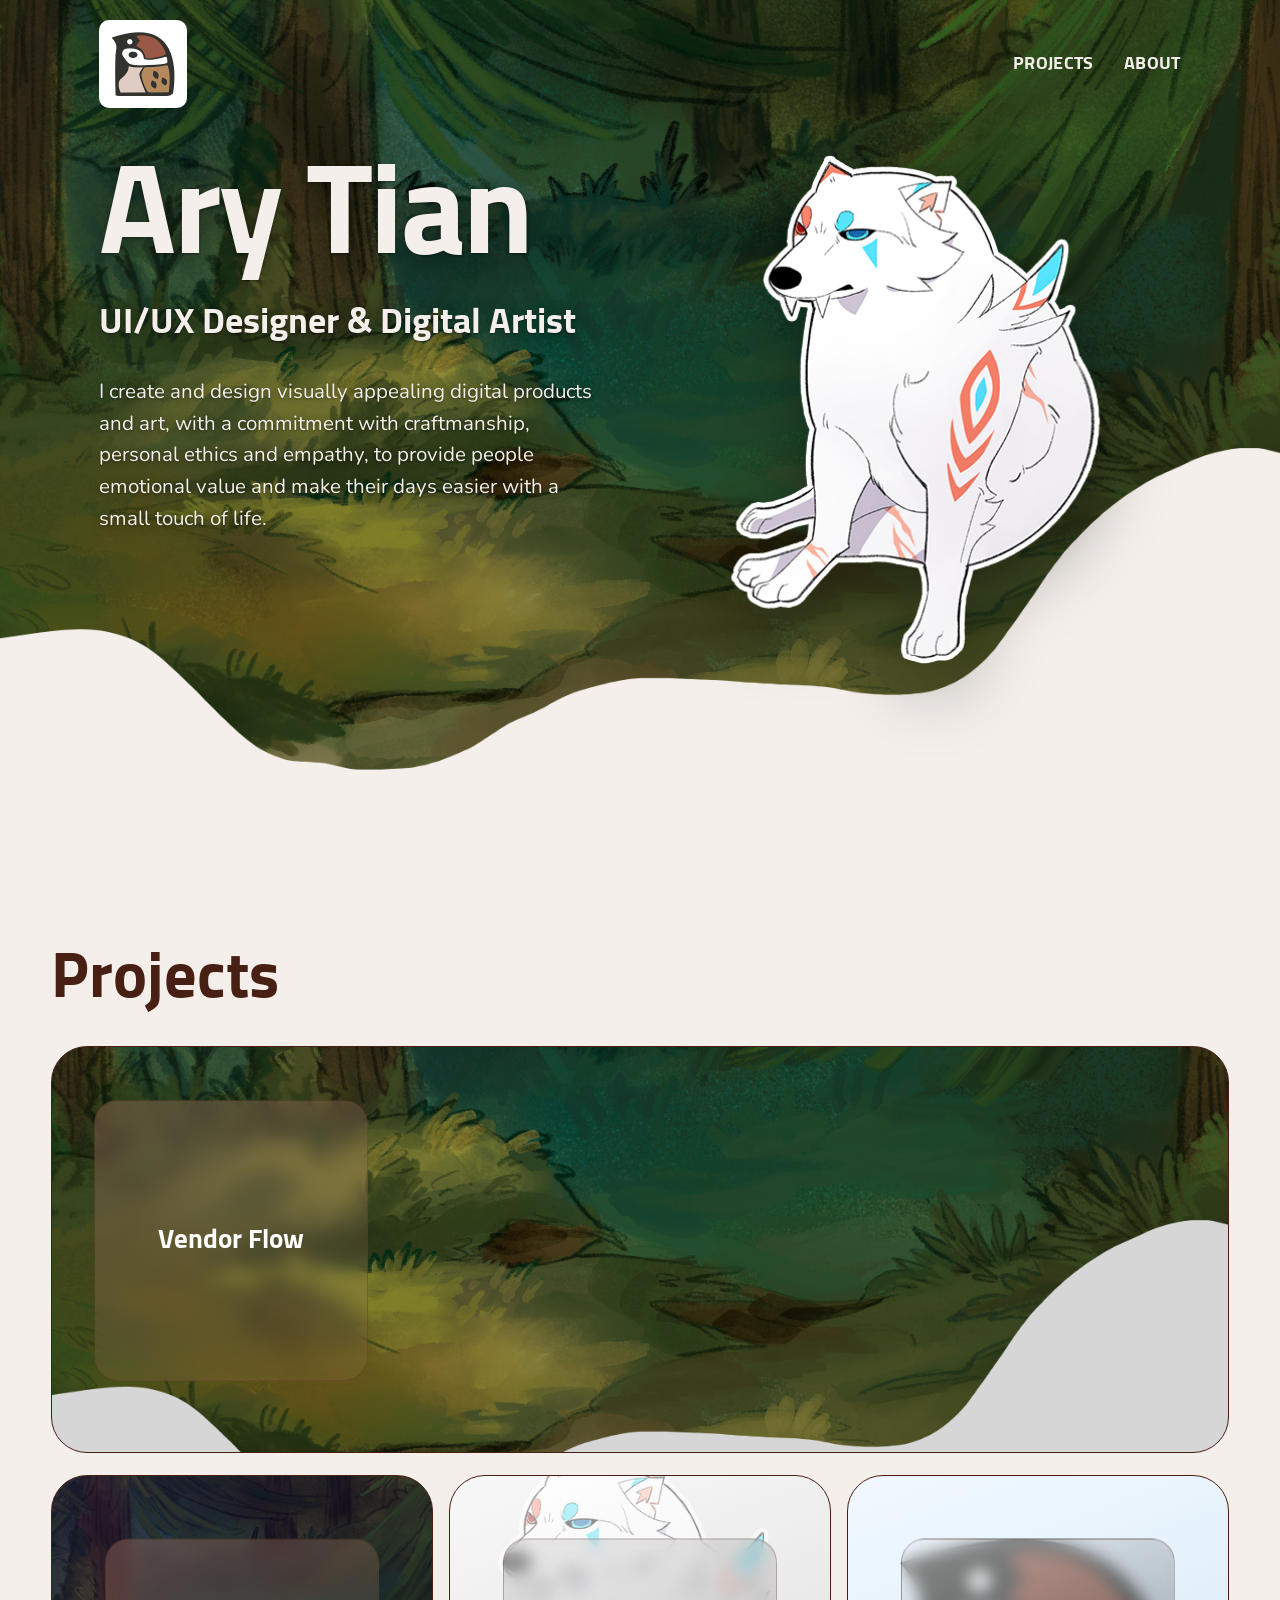
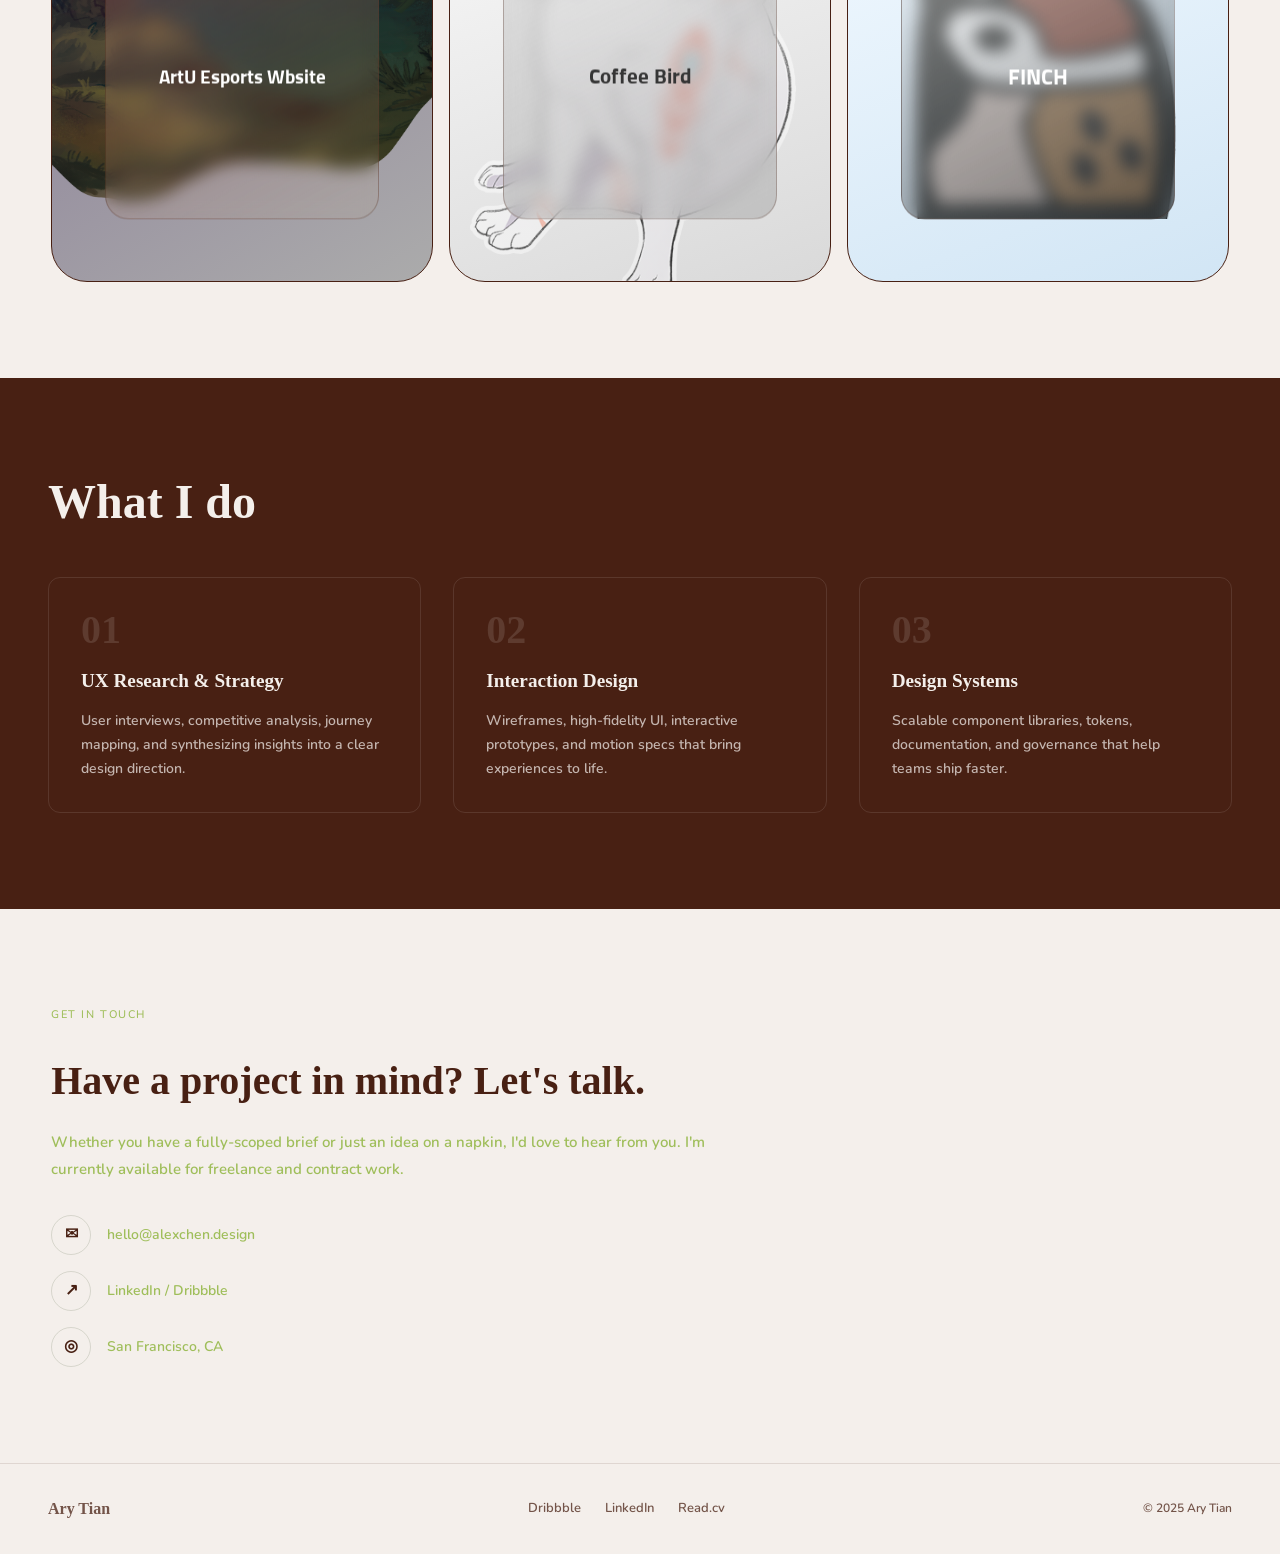
<file: index.html>
﻿<!DOCTYPE html>
<html lang="en">
<head>
<meta charset="UTF-8">
<meta name="viewport" content="width=device-width, initial-scale=1.0">
<title>Ary Tian — Portfolio</title>
<link href="https://fonts.googleapis.com/css2?family=Nunito:ital,wght@0,400;0,600;0,700;1,400&family=Sunflower:wght@300;500;700&display=swap" rel="stylesheet">
<link rel="stylesheet" href="styleguide.css">
</head>
<body>

<header class="site-header">
  <nav class="nav-figma" aria-label="Primary">
    <div class="nav-figma-inner">
      <a href="#" class="nav-figma-logo" aria-label="Home">
        <img class="nav-figma-logo-mark" src="img/logo.png" alt="Ary Tian logo" width="128" height="128" decoding="async">
      </a>
      <ul class="nav-figma-links">
        <li class="nav-figma-dropdown">
          <button class="nav-figma-dropdown-toggle" type="button" aria-haspopup="true">PROJECTS</button>
          <ul class="nav-figma-dropdown-menu">
            <li><a href="vendorflow.html">Vendor Flow</a></li>
            <li><a href="artuesportsweb.html">ArtU Esports Wbsite</a></li>
            <li><a href="coffeebird.html">Coffee Bird</a></li>
            <li><a href="finch.html">FINCH</a></li>
          </ul>
        </li>
        <li><a href="about.html">ABOUT</a></li>
      </ul>
    </div>
  </nav>

  <section class="hero-figma" aria-label="Introduction">
    <div class="hero-figma-bg" aria-hidden="true"></div>
    <div class="hero-figma-inner fade-up">
      <div class="hero-figma-copy">
        <h1 class="hero-figma-name">Ary Tian</h1>
        <p class="hero-figma-role">UI/UX Designer &amp; Digital Artist</p>
        <p class="hero-figma-bio">I create and design visually appealing digital products and art, with a commitment with craftmanship, personal ethics and empathy, to provide people emotional value and make their days easier with a small touch of life.</p>
      </div>
      <div class="hero-figma-photo-wrap fade-up" style="transition-delay:0.12s">
        <img class="hero-figma-photo" src="img/Areems.png" alt="Stylized white wolf character illustration" width="635" height="468" decoding="async">
      </div>
    </div>
  </section>
</header>

<section id="work" class="section-figma section-figma--cream">
  <h2 class="section-figma-title fade-up">Projects</h2>
  <div class="work-showcase">
    <a class="work-item work-item--vendor fade-up" href="vendorflow.html" aria-label="View Vendor Flow case study">
      <div class="work-glass work-glass--left">
        <h3>Vendor Flow</h3>
      </div>
    </a>

    <div class="work-grid">
      <a class="work-item work-item--artu fade-up" href="artuesportsweb.html" aria-label="View ArtU Esports Website case study">
        <div class="work-glass">
          <h3>ArtU Esports Wbsite</h3>
        </div>
      </a>

      <a class="work-item work-item--coffee fade-up" style="transition-delay:0.08s" href="coffeebird.html" aria-label="View Coffee Bird case study">
        <div class="work-glass">
          <h3>Coffee Bird</h3>
        </div>
      </a>

      <a class="work-item work-item--finch fade-up" style="transition-delay:0.16s" href="finch.html" aria-label="View FINCH case study">
        <div class="work-glass">
          <h3>FINCH</h3>
        </div>
      </a>
    </div>
  </div>
</section>

<section id="services" class="services-section section-figma-services">
  <h2 class="section-title fade-up">What I do</h2>
  <div class="services-grid">
    <div class="service-card fade-up">
      <div class="service-num">01</div>
      <h3>UX Research &amp; Strategy</h3>
      <p>User interviews, competitive analysis, journey mapping, and synthesizing insights into a clear design direction.</p>
    </div>
    <div class="service-card fade-up" style="transition-delay:0.1s">
      <div class="service-num">02</div>
      <h3>Interaction Design</h3>
      <p>Wireframes, high-fidelity UI, interactive prototypes, and motion specs that bring experiences to life.</p>
    </div>
    <div class="service-card fade-up" style="transition-delay:0.2s">
      <div class="service-num">03</div>
      <h3>Design Systems</h3>
      <p>Scalable component libraries, tokens, documentation, and governance that help teams ship faster.</p>
    </div>
  </div>
</section>

<section id="contact" class="section-figma section-figma--cream">
  <div class="contact-inner contact-inner--single">
    <div class="contact-left fade-up">
      <p class="section-label section-label--figma">Get in touch</p>
      <h2>Have a project in mind? Let's talk.</h2>
      <p>Whether you have a fully-scoped brief or just an idea on a napkin, I'd love to hear from you. I'm currently available for freelance and contract work.</p>
      <div class="contact-detail">
        <div class="contact-item">
          <div class="contact-icon">&#9993;</div>
          <span>hello@alexchen.design</span>
        </div>
        <div class="contact-item">
          <div class="contact-icon">&#8599;</div>
          <span>LinkedIn / Dribbble</span>
        </div>
        <div class="contact-item">
          <div class="contact-icon">◎</div>
          <span>San Francisco, CA</span>
        </div>
      </div>
    </div>
  </div>
</section>

<footer class="footer-figma">
  <div class="footer-logo">Ary Tian</div>
  <div class="footer-links">
    <a href="#">Dribbble</a>
    <a href="#">LinkedIn</a>
    <a href="#">Read.cv</a>
  </div>
  <span class="footer-copy">© 2025 Ary Tian</span>
</footer>

<script src="script.js"></script>
</body>
</html>
</file>
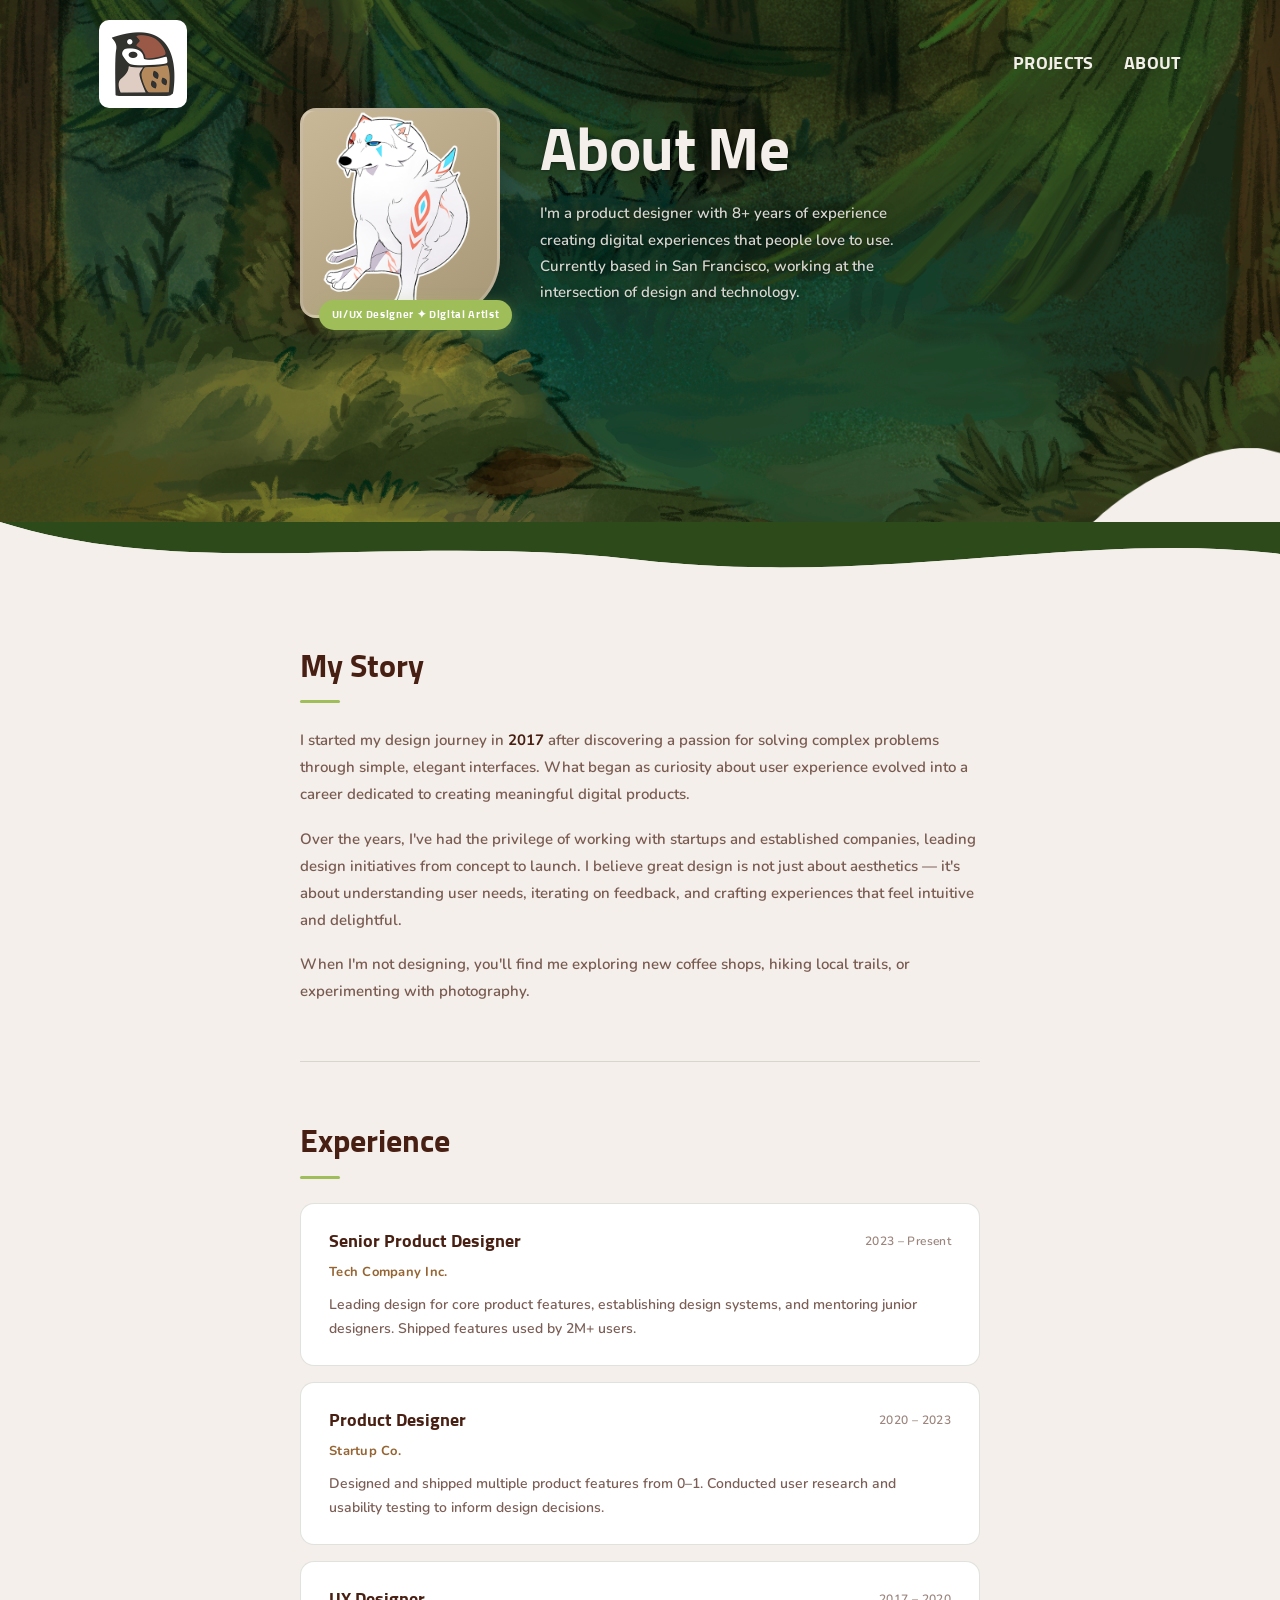
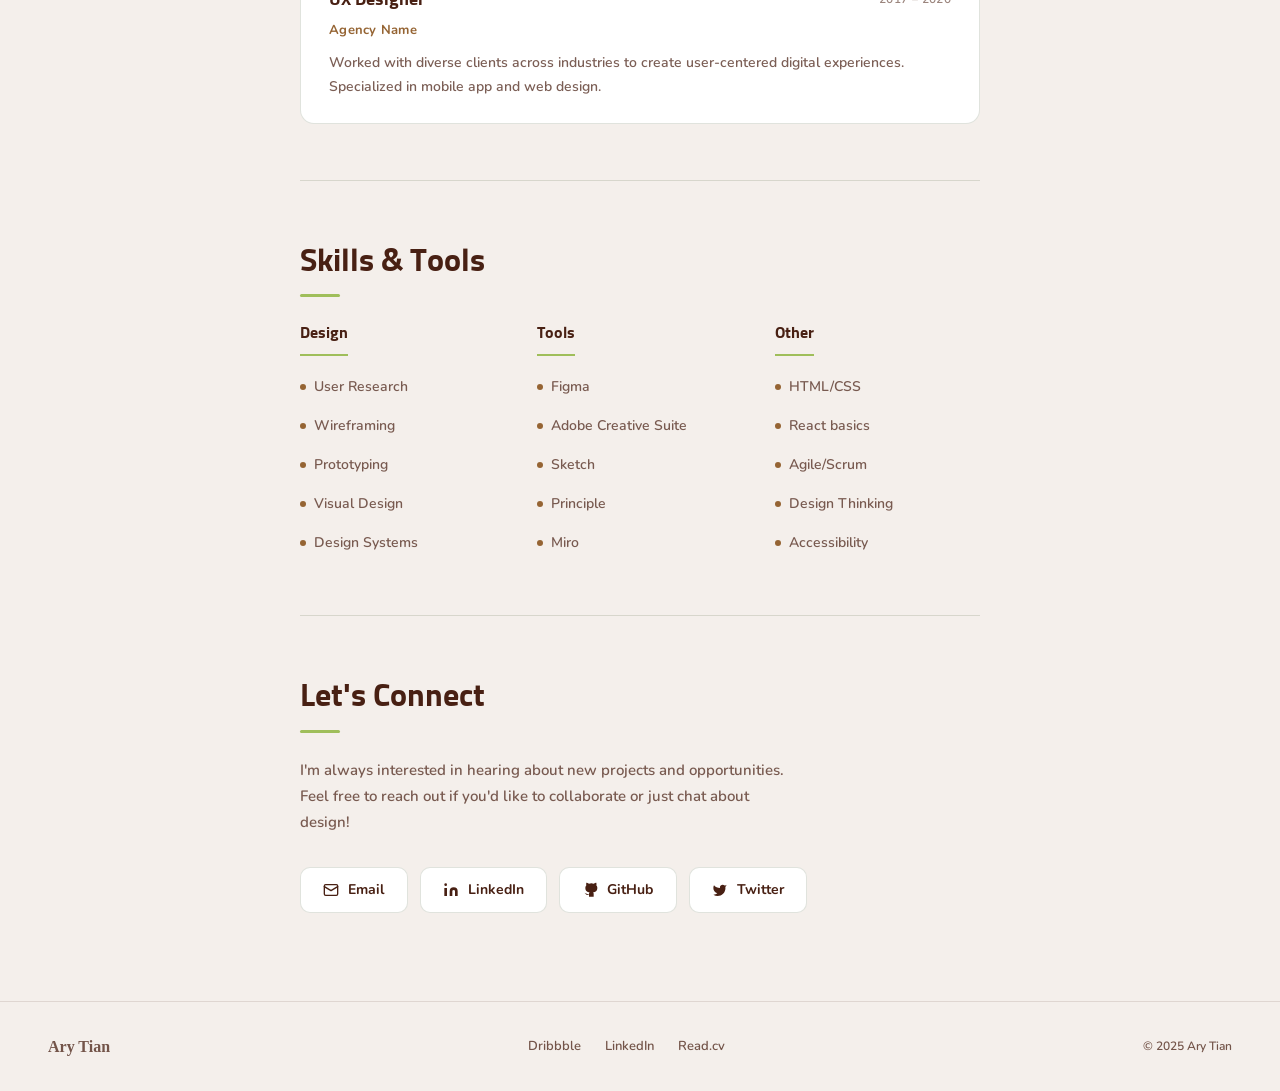
<file: about.html>
<!DOCTYPE html>
<html lang="en">
<head>
<meta charset="UTF-8">
<meta name="viewport" content="width=device-width, initial-scale=1.0">
<title>About Me — Ary Tian</title>
<link href="https://fonts.googleapis.com/css2?family=Nunito:ital,wght@0,400;0,600;0,700;1,400&family=Sunflower:wght@300;500;700&display=swap" rel="stylesheet">
<link rel="stylesheet" href="styleguide.css">
</head>
<body class="about-page">

<header class="site-header">
  <nav class="nav-figma" aria-label="Primary">
    <div class="nav-figma-inner">
      <a href="index.html" class="nav-figma-logo" aria-label="Home">
        <img class="nav-figma-logo-mark" src="img/logo.png" alt="Ary Tian logo" width="128" height="128" decoding="async">
      </a>
      <ul class="nav-figma-links">
        <li class="nav-figma-dropdown">
          <button class="nav-figma-dropdown-toggle" type="button" aria-haspopup="true">PROJECTS</button>
          <ul class="nav-figma-dropdown-menu">
            <li><a href="vendorflow.html">Vendor Flow</a></li>
            <li><a href="artuesportsweb.html">ArtU Esports Wbsite</a></li>
            <li><a href="coffeebird.html">Coffee Bird</a></li>
            <li><a href="finch.html">FINCH</a></li>
          </ul>
        </li>
        <li><a href="about.html" aria-current="page">ABOUT</a></li>
      </ul>
    </div>
  </nav>
</header>

<main class="about-page-main">
  <div class="about-hero">
    <div class="about-hero-inner">
      <div class="profile-photo-wrap">
        <div class="profile-photo">
          <img src="img/Areems.png" alt="Portrait of Ary Tian" width="400" height="420" decoding="async">
        </div>
        <div class="profile-badge">UI/UX Designer ✦ Digital Artist</div>
      </div>

      <div class="hero-text">
        <h1>About Me</h1>
        <p>I'm a product designer with 8+ years of experience creating digital experiences that people love to use. Currently based in San Francisco, working at the intersection of design and technology.</p>
      </div>
    </div>
  </div>

  <div class="hero-wave">
    <svg viewBox="0 0 800 65" preserveAspectRatio="none" xmlns="http://www.w3.org/2000/svg" aria-hidden="true">
      <path d="M0,0 C120,60 250,10 400,38 C550,65 680,8 800,32 L800,0 Z" fill="#2c4a1a"/>
      <path d="M0,65 L800,65 L800,32 C680,8 550,65 400,38 C250,10 120,60 0,0 Z" fill="var(--figma-page)"/>
    </svg>
  </div>

  <div class="page-body">
    <section class="about-block" id="story" aria-labelledby="story-heading">
      <h2 class="section-heading fade-up" id="story-heading">My Story</h2>
      <div class="story-body fade-up d1">
        <p>I started my design journey in <strong>2017</strong> after discovering a passion for solving complex problems through simple, elegant interfaces. What began as curiosity about user experience evolved into a career dedicated to creating meaningful digital products.</p>
        <p>Over the years, I've had the privilege of working with startups and established companies, leading design initiatives from concept to launch. I believe great design is not just about aesthetics — it's about understanding user needs, iterating on feedback, and crafting experiences that feel intuitive and delightful.</p>
        <p>When I'm not designing, you'll find me exploring new coffee shops, hiking local trails, or experimenting with photography.</p>
      </div>
    </section>

    <section class="about-block" id="experience" aria-labelledby="experience-heading">
      <h2 class="section-heading fade-up" id="experience-heading">Experience</h2>
      <div class="experience-list">

        <div class="exp-card fade-up d1">
          <div class="exp-header">
            <span class="exp-title">Senior Product Designer</span>
            <span class="exp-dates">2023 – Present</span>
          </div>
          <p class="exp-company">Tech Company Inc.</p>
          <p class="exp-desc">Leading design for core product features, establishing design systems, and mentoring junior designers. Shipped features used by 2M+ users.</p>
        </div>

        <div class="exp-card fade-up d2">
          <div class="exp-header">
            <span class="exp-title">Product Designer</span>
            <span class="exp-dates">2020 – 2023</span>
          </div>
          <p class="exp-company">Startup Co.</p>
          <p class="exp-desc">Designed and shipped multiple product features from 0–1. Conducted user research and usability testing to inform design decisions.</p>
        </div>

        <div class="exp-card fade-up d3">
          <div class="exp-header">
            <span class="exp-title">UX Designer</span>
            <span class="exp-dates">2017 – 2020</span>
          </div>
          <p class="exp-company">Agency Name</p>
          <p class="exp-desc">Worked with diverse clients across industries to create user-centered digital experiences. Specialized in mobile app and web design.</p>
        </div>

      </div>
    </section>

    <section class="about-block" id="skills" aria-labelledby="skills-heading">
      <h2 class="section-heading fade-up" id="skills-heading">Skills &amp; Tools</h2>
      <div class="skills-grid">

        <div class="skill-col fade-up d1">
          <div class="skill-col-title">Design</div>
          <ul>
            <li>User Research</li>
            <li>Wireframing</li>
            <li>Prototyping</li>
            <li>Visual Design</li>
            <li>Design Systems</li>
          </ul>
        </div>

        <div class="skill-col fade-up d2">
          <div class="skill-col-title">Tools</div>
          <ul>
            <li>Figma</li>
            <li>Adobe Creative Suite</li>
            <li>Sketch</li>
            <li>Principle</li>
            <li>Miro</li>
          </ul>
        </div>

        <div class="skill-col fade-up d3">
          <div class="skill-col-title">Other</div>
          <ul>
            <li>HTML/CSS</li>
            <li>React basics</li>
            <li>Agile/Scrum</li>
            <li>Design Thinking</li>
            <li>Accessibility</li>
          </ul>
        </div>

      </div>
    </section>

    <section class="about-block" id="connect" aria-labelledby="connect-heading">
      <h2 class="section-heading fade-up" id="connect-heading">Let's Connect</h2>
      <p class="connect-desc fade-up d1">I'm always interested in hearing about new projects and opportunities. Feel free to reach out if you'd like to collaborate or just chat about design!</p>
      <div class="connect-buttons fade-up d2">

        <a href="mailto:hello@arytian.com" class="connect-btn">
          <svg viewBox="0 0 24 24" fill="none" stroke="currentColor" stroke-width="2" stroke-linecap="round" stroke-linejoin="round" aria-hidden="true">
            <rect x="2" y="4" width="20" height="16" rx="2"/><path d="m22 7-10 6L2 7"/>
          </svg>
          Email
        </a>

        <a href="https://linkedin.com" target="_blank" rel="noopener noreferrer" class="connect-btn">
          <svg viewBox="0 0 24 24" fill="currentColor" aria-hidden="true">
            <path d="M16 8a6 6 0 0 1 6 6v7h-4v-7a2 2 0 0 0-2-2 2 2 0 0 0-2 2v7h-4v-7a6 6 0 0 1 6-6z"/><rect x="2" y="9" width="4" height="12"/><circle cx="4" cy="4" r="2"/>
          </svg>
          LinkedIn
        </a>

        <a href="https://github.com" target="_blank" rel="noopener noreferrer" class="connect-btn">
          <svg viewBox="0 0 24 24" fill="currentColor" aria-hidden="true">
            <path d="M9 19c-5 1.5-5-2.5-7-3m14 6v-3.87a3.37 3.37 0 0 0-.94-2.61c3.14-.35 6.44-1.54 6.44-7A5.44 5.44 0 0 0 20 4.77 5.07 5.07 0 0 0 19.91 1S18.73.65 16 2.48a13.38 13.38 0 0 0-7 0C6.27.65 5.09 1 5.09 1A5.07 5.07 0 0 0 5 4.77a5.44 5.44 0 0 0-1.5 3.78c0 5.42 3.3 6.61 6.44 7A3.37 3.37 0 0 0 9 18.13V22"/>
          </svg>
          GitHub
        </a>

        <a href="https://twitter.com" target="_blank" rel="noopener noreferrer" class="connect-btn">
          <svg viewBox="0 0 24 24" fill="currentColor" aria-hidden="true">
            <path d="M22 4s-.7 2.1-2 3.4c1.6 10-9.4 17.3-18 11.6 2.2.1 4.4-.6 6-2C3 15.5.5 9.6 3 5c2.2 2.6 5.6 4.1 9 4-.9-4.2 4-6.6 7-3.8 1.1 0 3-1.2 3-1.2z"/>
          </svg>
          Twitter
        </a>

      </div>
    </section>
  </div>
</main>

<footer class="footer-figma">
  <div class="footer-logo">Ary Tian</div>
  <div class="footer-links">
    <a href="#">Dribbble</a>
    <a href="#">LinkedIn</a>
    <a href="#">Read.cv</a>
  </div>
  <span class="footer-copy">© 2025 Ary Tian</span>
</footer>

<script src="script.js"></script>
</body>
</html>
</file>
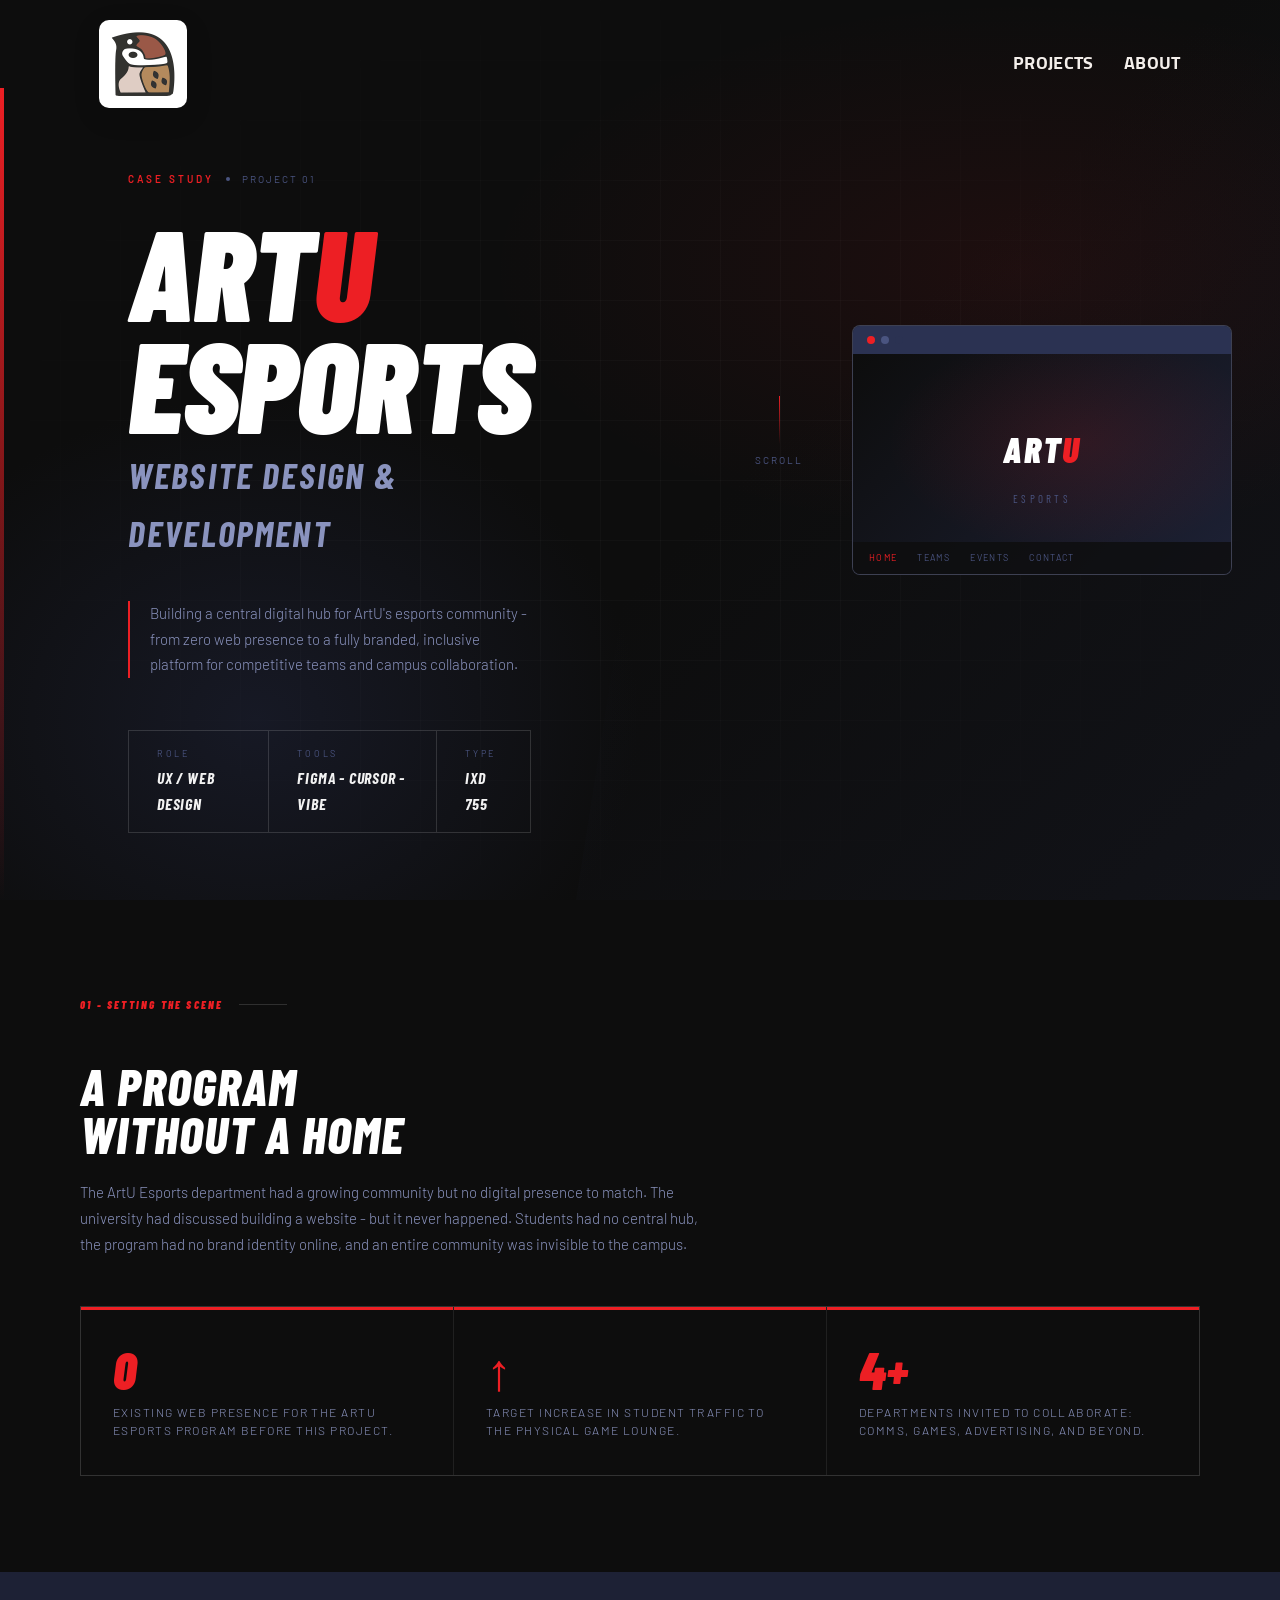
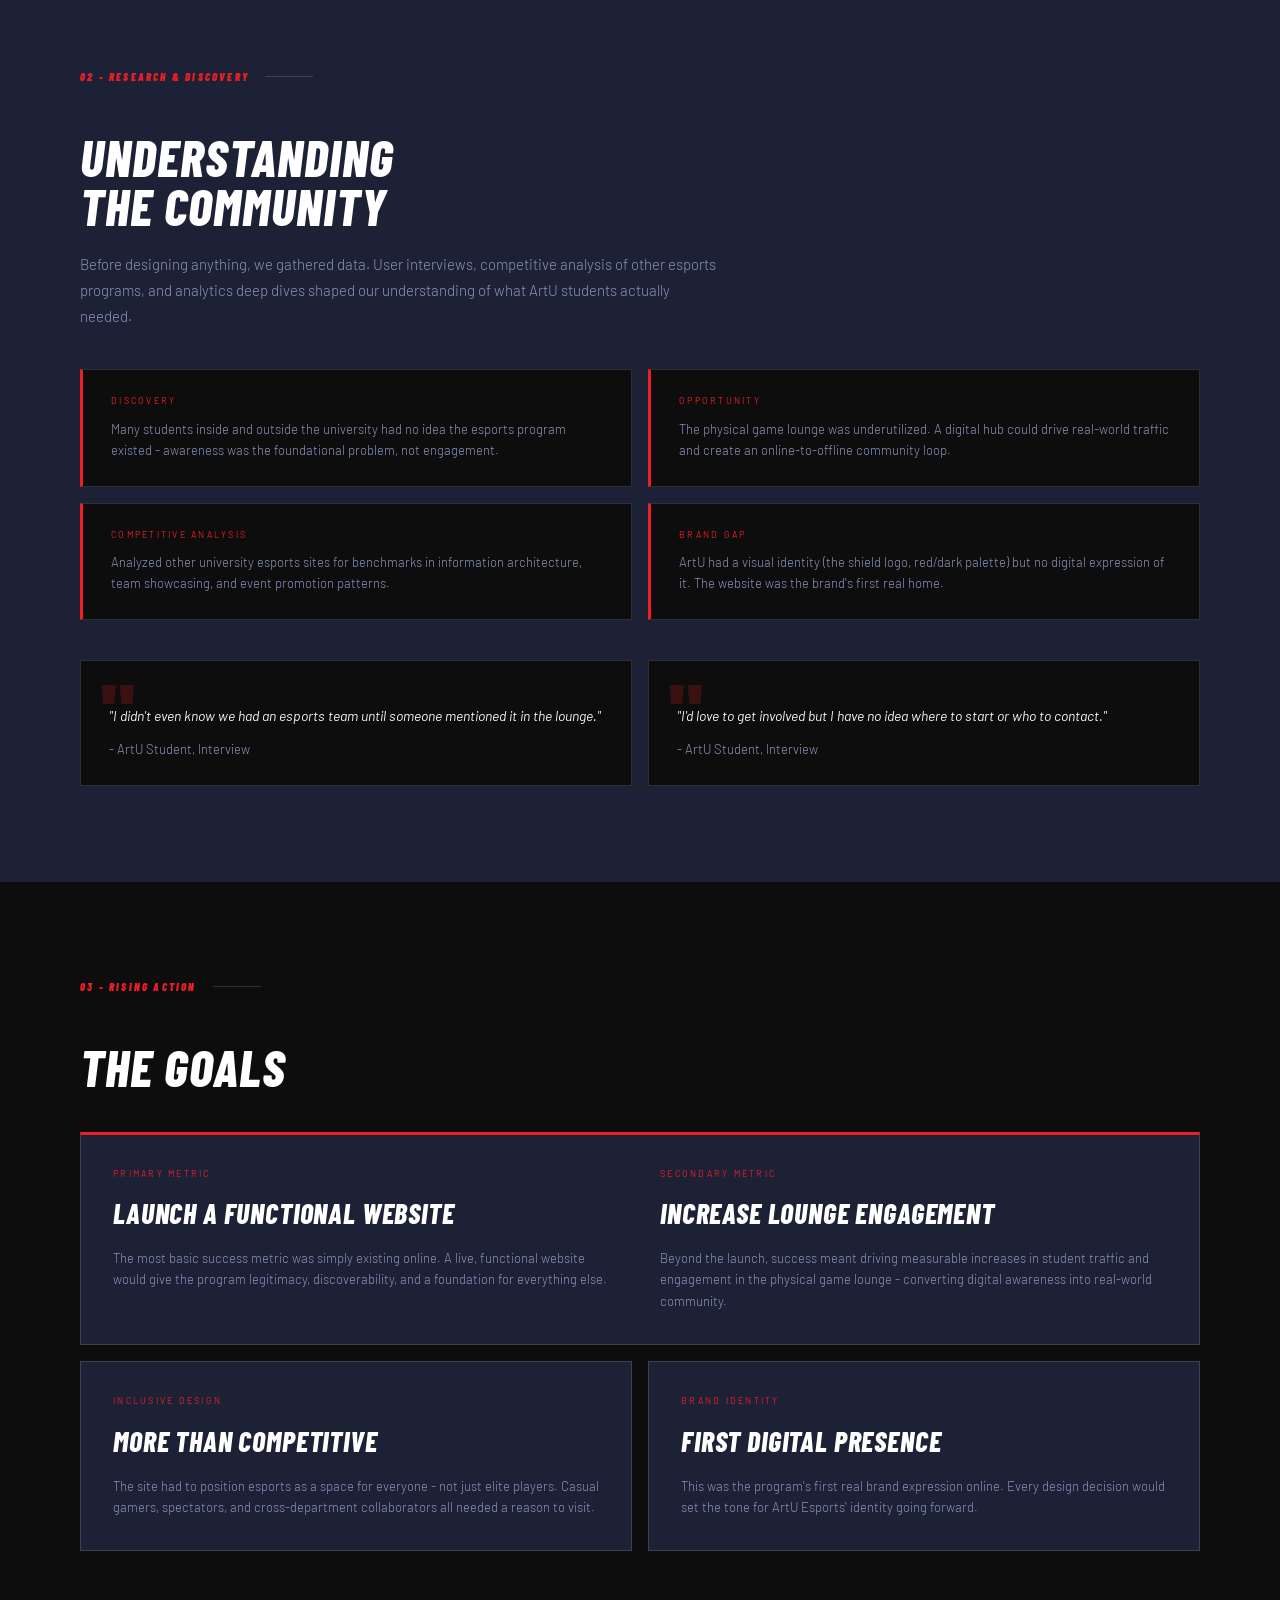
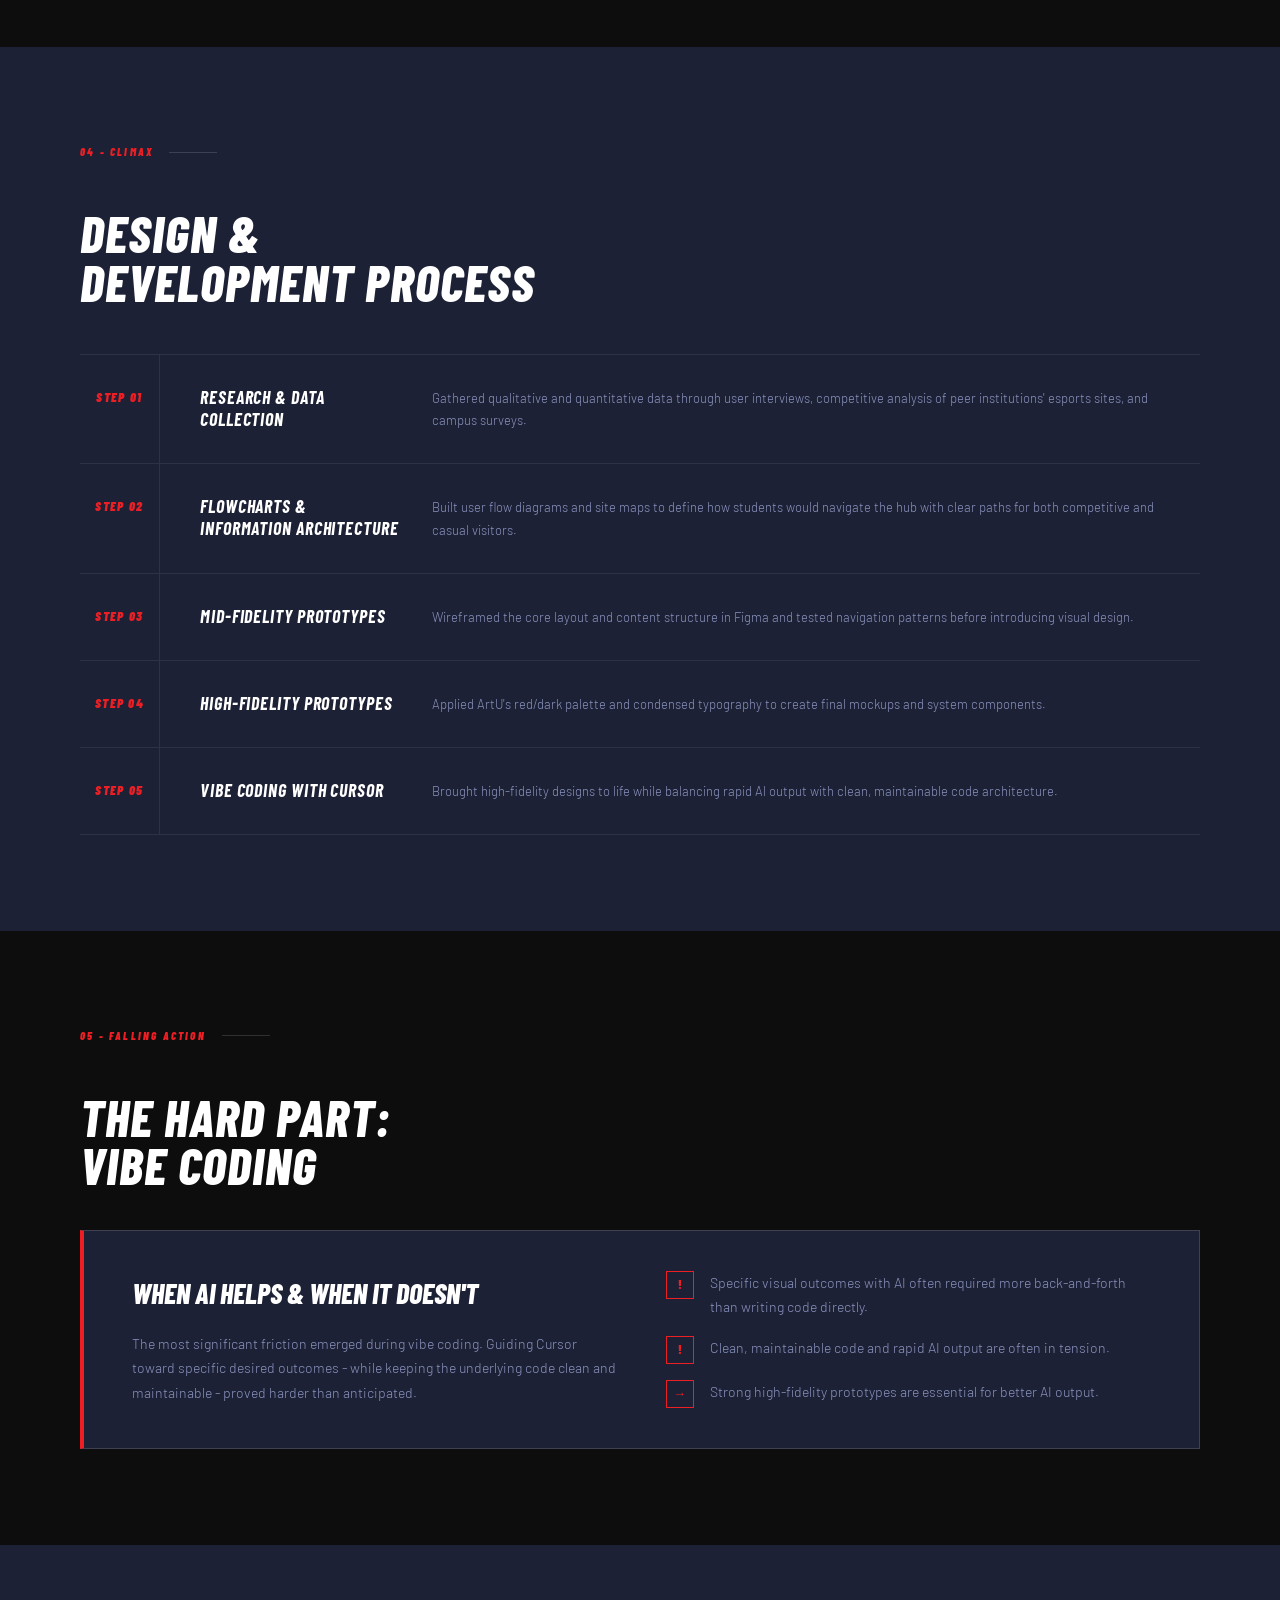
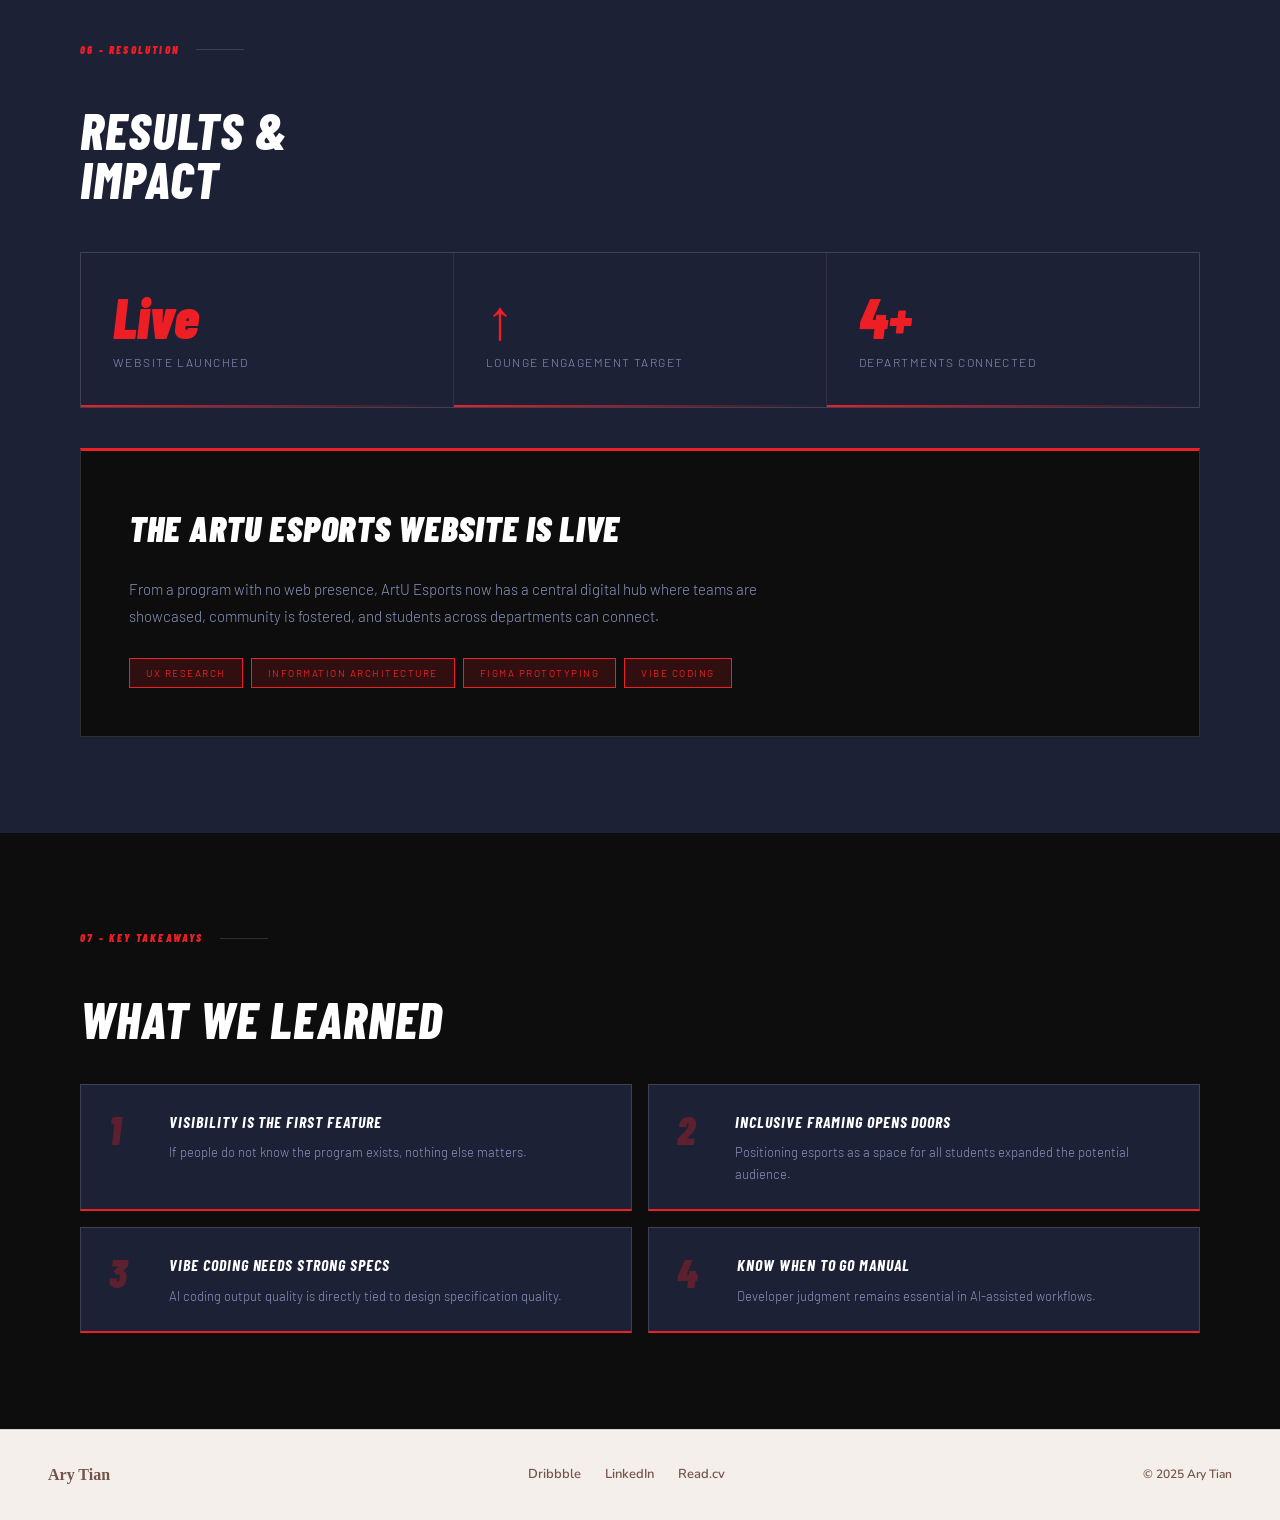
<file: artuesportsweb.html>
<!DOCTYPE html>
<html lang="en">
<head>
<meta charset="UTF-8">
<meta name="viewport" content="width=device-width, initial-scale=1.0">
<title>ArtU Esports — Case Study</title>
<link rel="preconnect" href="https://fonts.googleapis.com">
<link href="https://fonts.googleapis.com/css2?family=Barlow+Condensed:ital,wght@0,400;0,600;0,700;0,800;0,900;1,700&family=Barlow:wght@300;400;500;600&family=Nunito:ital,wght@0,400;0,600;0,700;1,400&family=Sunflower:wght@300;500;700&display=swap" rel="stylesheet">
<link rel="stylesheet" href="styleguide.css">
</head>
<body class="artu-page">

<header class="site-header">
  <nav class="nav-figma" aria-label="Primary">
    <div class="nav-figma-inner">
      <a href="index.html" class="nav-figma-logo" aria-label="Home">
        <img class="nav-figma-logo-mark" src="img/logo.png" alt="Ary Tian logo" width="128" height="128" decoding="async">
      </a>
      <ul class="nav-figma-links">
        <li class="nav-figma-dropdown">
          <button class="nav-figma-dropdown-toggle" type="button" aria-haspopup="true">PROJECTS</button>
          <ul class="nav-figma-dropdown-menu">
            <li><a href="vendorflow.html">Vendor Flow</a></li>
            <li><a href="artuesportsweb.html" aria-current="page">ArtU Esports Wbsite</a></li>
            <li><a href="coffeebird.html">Coffee Bird</a></li>
            <li><a href="finch.html">FINCH</a></li>
          </ul>
        </li>
        <li><a href="about.html">ABOUT</a></li>
      </ul>
    </div>
  </nav>
</header>

<main class="artu-main">
  <div class="hero">
    <div class="hero-bg"></div>
    <div class="hero-lines"></div>
    <div class="hero-slash"></div>
    <div class="hero-red-bar"></div>

    <div class="hero-mockup">
      <div class="mockup-browser">
        <div class="mockup-bar">
          <div class="mockup-dot" style="background:#ED1F24"></div>
          <div class="mockup-dot" style="background:#4A5480"></div>
          <div class="mockup-dot" style="background:#2B3252"></div>
        </div>
        <div class="mockup-screen">
          <div class="mockup-logo-text">ART<span>U</span></div>
          <div class="mockup-sub">Esports</div>
          <div class="mockup-nav-fake">
            <span class="fake-nav-item active">Home</span>
            <span class="fake-nav-item">Teams</span>
            <span class="fake-nav-item">Events</span>
            <span class="fake-nav-item">Contact</span>
          </div>
        </div>
      </div>
    </div>

    <div class="hero-content">
      <div class="hero-eyebrow">
        <span class="hero-eyebrow-tag">Case Study</span>
        <div class="hero-eyebrow-dot"></div>
        <span class="hero-eyebrow-num">Project 01</span>
      </div>
      <div class="hero-title">ART<span class="red">U</span><br>Esports</div>
      <div class="hero-title-sub">Website Design &amp; Development</div>
      <p class="hero-desc">
        Building a central digital hub for ArtU's esports community - from zero web presence to a fully branded, inclusive platform for competitive teams and campus collaboration.
      </p>
      <div class="hero-meta">
        <div class="hero-meta-item">
          <span class="meta-label">Role</span>
          <span class="meta-val">UX / Web Design</span>
        </div>
        <div class="hero-meta-item">
          <span class="meta-label">Tools</span>
          <span class="meta-val">Figma - Cursor - Vibe</span>
        </div>
        <div class="hero-meta-item">
          <span class="meta-label">Type</span>
          <span class="meta-val">IXD 755</span>
        </div>
      </div>
    </div>

    <div class="hero-bottom">
      <div class="scroll-hint">
        <div class="scroll-line"></div>
        <span>Scroll</span>
      </div>
    </div>
  </div>

  <section class="problem-section">
    <div class="section-header">
      <span class="section-num">01 - Setting the Scene</span>
      <div class="section-line"></div>
    </div>
    <div class="section-title">A Program<br>Without a Home</div>
    <p class="section-body">
      The ArtU Esports department had a growing community but no digital presence to match. The university had discussed building a website - but it never happened. Students had no central hub, the program had no brand identity online, and an entire community was invisible to the campus.
    </p>
    <div class="stat-row">
      <div class="stat-cell"><div class="stat-num">0</div><div class="stat-desc">Existing web presence for the ArtU Esports program before this project.</div></div>
      <div class="stat-cell"><div class="stat-num">↑</div><div class="stat-desc">Target increase in student traffic to the physical game lounge.</div></div>
      <div class="stat-cell"><div class="stat-num">4+</div><div class="stat-desc">Departments invited to collaborate: Comms, Games, Advertising, and beyond.</div></div>
    </div>
  </section>

  <section class="research-section">
    <div class="section-header"><span class="section-num">02 - Research &amp; Discovery</span><div class="section-line"></div></div>
    <div class="section-title">Understanding<br>the Community</div>
    <p class="section-body">Before designing anything, we gathered data. User interviews, competitive analysis of other esports programs, and analytics deep dives shaped our understanding of what ArtU students actually needed.</p>
    <div class="findings-grid">
      <div class="finding-card"><div class="finding-card-label">Discovery</div><div class="finding-card-body">Many students inside and outside the university had no idea the esports program existed - awareness was the foundational problem, not engagement.</div></div>
      <div class="finding-card"><div class="finding-card-label">Opportunity</div><div class="finding-card-body">The physical game lounge was underutilized. A digital hub could drive real-world traffic and create an online-to-offline community loop.</div></div>
      <div class="finding-card"><div class="finding-card-label">Competitive Analysis</div><div class="finding-card-body">Analyzed other university esports sites for benchmarks in information architecture, team showcasing, and event promotion patterns.</div></div>
      <div class="finding-card"><div class="finding-card-label">Brand Gap</div><div class="finding-card-body">ArtU had a visual identity (the shield logo, red/dark palette) but no digital expression of it. The website was the brand's first real home.</div></div>
    </div>
    <div class="quote-block">
      <div class="quote"><p class="quote-text">"I didn't even know we had an esports team until someone mentioned it in the lounge."</p><div class="quote-attr">- ArtU Student, Interview</div></div>
      <div class="quote"><p class="quote-text">"I'd love to get involved but I have no idea where to start or who to contact."</p><div class="quote-attr">- ArtU Student, Interview</div></div>
    </div>
  </section>

  <section class="goals-section">
    <div class="section-header"><span class="section-num">03 - Rising Action</span><div class="section-line"></div></div>
    <div class="section-title">The Goals</div>
    <div class="goals-grid">
      <div class="goal-card primary">
        <div><div class="goal-tag">Primary Metric</div><div class="goal-title">Launch a Functional Website</div><p class="goal-body">The most basic success metric was simply existing online. A live, functional website would give the program legitimacy, discoverability, and a foundation for everything else.</p></div>
        <div><div class="goal-tag">Secondary Metric</div><div class="goal-title">Increase Lounge Engagement</div><p class="goal-body">Beyond the launch, success meant driving measurable increases in student traffic and engagement in the physical game lounge - converting digital awareness into real-world community.</p></div>
      </div>
      <div class="goal-card"><div class="goal-tag">Inclusive Design</div><div class="goal-title">More Than Competitive</div><p class="goal-body">The site had to position esports as a space for everyone - not just elite players. Casual gamers, spectators, and cross-department collaborators all needed a reason to visit.</p></div>
      <div class="goal-card"><div class="goal-tag">Brand Identity</div><div class="goal-title">First Digital Presence</div><p class="goal-body">This was the program's first real brand expression online. Every design decision would set the tone for ArtU Esports' identity going forward.</p></div>
    </div>
  </section>

  <section class="process-section">
    <div class="section-header"><span class="section-num">04 - Climax</span><div class="section-line"></div></div>
    <div class="section-title">Design &amp;<br>Development Process</div>
    <div class="process-steps">
      <div class="process-step"><div class="step-index"><span class="step-index-num">Step 01</span></div><div class="step-body"><div class="step-name">Research &amp; Data Collection</div><div class="step-desc">Gathered qualitative and quantitative data through user interviews, competitive analysis of peer institutions' esports sites, and campus surveys.</div></div></div>
      <div class="process-step"><div class="step-index"><span class="step-index-num">Step 02</span></div><div class="step-body"><div class="step-name">Flowcharts &amp; Information Architecture</div><div class="step-desc">Built user flow diagrams and site maps to define how students would navigate the hub with clear paths for both competitive and casual visitors.</div></div></div>
      <div class="process-step"><div class="step-index"><span class="step-index-num">Step 03</span></div><div class="step-body"><div class="step-name">Mid-Fidelity Prototypes</div><div class="step-desc">Wireframed the core layout and content structure in Figma and tested navigation patterns before introducing visual design.</div></div></div>
      <div class="process-step"><div class="step-index"><span class="step-index-num">Step 04</span></div><div class="step-body"><div class="step-name">High-Fidelity Prototypes</div><div class="step-desc">Applied ArtU's red/dark palette and condensed typography to create final mockups and system components.</div></div></div>
      <div class="process-step"><div class="step-index"><span class="step-index-num">Step 05</span></div><div class="step-body"><div class="step-name">Vibe Coding with Cursor</div><div class="step-desc">Brought high-fidelity designs to life while balancing rapid AI output with clean, maintainable code architecture.</div></div></div>
    </div>
  </section>

  <section class="challenges-section">
    <div class="section-header"><span class="section-num">05 - Falling Action</span><div class="section-line"></div></div>
    <div class="section-title">The Hard Part:<br>Vibe Coding</div>
    <div class="challenge-callout">
      <div class="callout-left">
        <h3>When AI Helps &amp; When It Doesn't</h3>
        <p>The most significant friction emerged during vibe coding. Guiding Cursor toward specific desired outcomes - while keeping the underlying code clean and maintainable - proved harder than anticipated.</p>
      </div>
      <div class="callout-right">
        <div class="lesson-item"><div class="lesson-icon">!</div><div class="lesson-text">Specific visual outcomes with AI often required more back-and-forth than writing code directly.</div></div>
        <div class="lesson-item"><div class="lesson-icon">!</div><div class="lesson-text">Clean, maintainable code and rapid AI output are often in tension.</div></div>
        <div class="lesson-item"><div class="lesson-icon">→</div><div class="lesson-text">Strong high-fidelity prototypes are essential for better AI output.</div></div>
      </div>
    </div>
  </section>

  <section class="outcome-section">
    <div class="section-header"><span class="section-num">06 - Resolution</span><div class="section-line"></div></div>
    <div class="section-title">Results &amp;<br>Impact</div>
    <div class="outcome-metrics">
      <div class="outcome-cell"><div class="outcome-big">Live</div><div class="outcome-label">Website Launched</div></div>
      <div class="outcome-cell"><div class="outcome-big">↑</div><div class="outcome-label">Lounge Engagement Target</div></div>
      <div class="outcome-cell"><div class="outcome-big">4+</div><div class="outcome-label">Departments Connected</div></div>
    </div>
    <div class="outcome-statement">
      <h3>The ArtU Esports Website Is Live</h3>
      <p>From a program with no web presence, ArtU Esports now has a central digital hub where teams are showcased, community is fostered, and students across departments can connect.</p>
      <div class="skills-row">
        <span class="skill-tag active">UX Research</span><span class="skill-tag active">Information Architecture</span><span class="skill-tag active">Figma Prototyping</span><span class="skill-tag active">Vibe Coding</span>
      </div>
    </div>
  </section>

  <section class="takeaways-section">
    <div class="section-header"><span class="section-num">07 - Key Takeaways</span><div class="section-line"></div></div>
    <div class="section-title">What We Learned</div>
    <div class="takeaway-grid">
      <div class="takeaway-item"><div class="takeaway-num">1</div><div class="takeaway-content"><h4>Visibility Is the First Feature</h4><p>If people do not know the program exists, nothing else matters.</p></div></div>
      <div class="takeaway-item"><div class="takeaway-num">2</div><div class="takeaway-content"><h4>Inclusive Framing Opens Doors</h4><p>Positioning esports as a space for all students expanded the potential audience.</p></div></div>
      <div class="takeaway-item"><div class="takeaway-num">3</div><div class="takeaway-content"><h4>Vibe Coding Needs Strong Specs</h4><p>AI coding output quality is directly tied to design specification quality.</p></div></div>
      <div class="takeaway-item"><div class="takeaway-num">4</div><div class="takeaway-content"><h4>Know When to Go Manual</h4><p>Developer judgment remains essential in AI-assisted workflows.</p></div></div>
    </div>
  </section>
</main>

<footer class="footer-figma">
  <div class="footer-logo">Ary Tian</div>
  <div class="footer-links">
    <a href="#">Dribbble</a>
    <a href="#">LinkedIn</a>
    <a href="#">Read.cv</a>
  </div>
  <span class="footer-copy">© 2025 Ary Tian</span>
</footer>

<script src="script.js"></script>
</body>
</html>
</file>
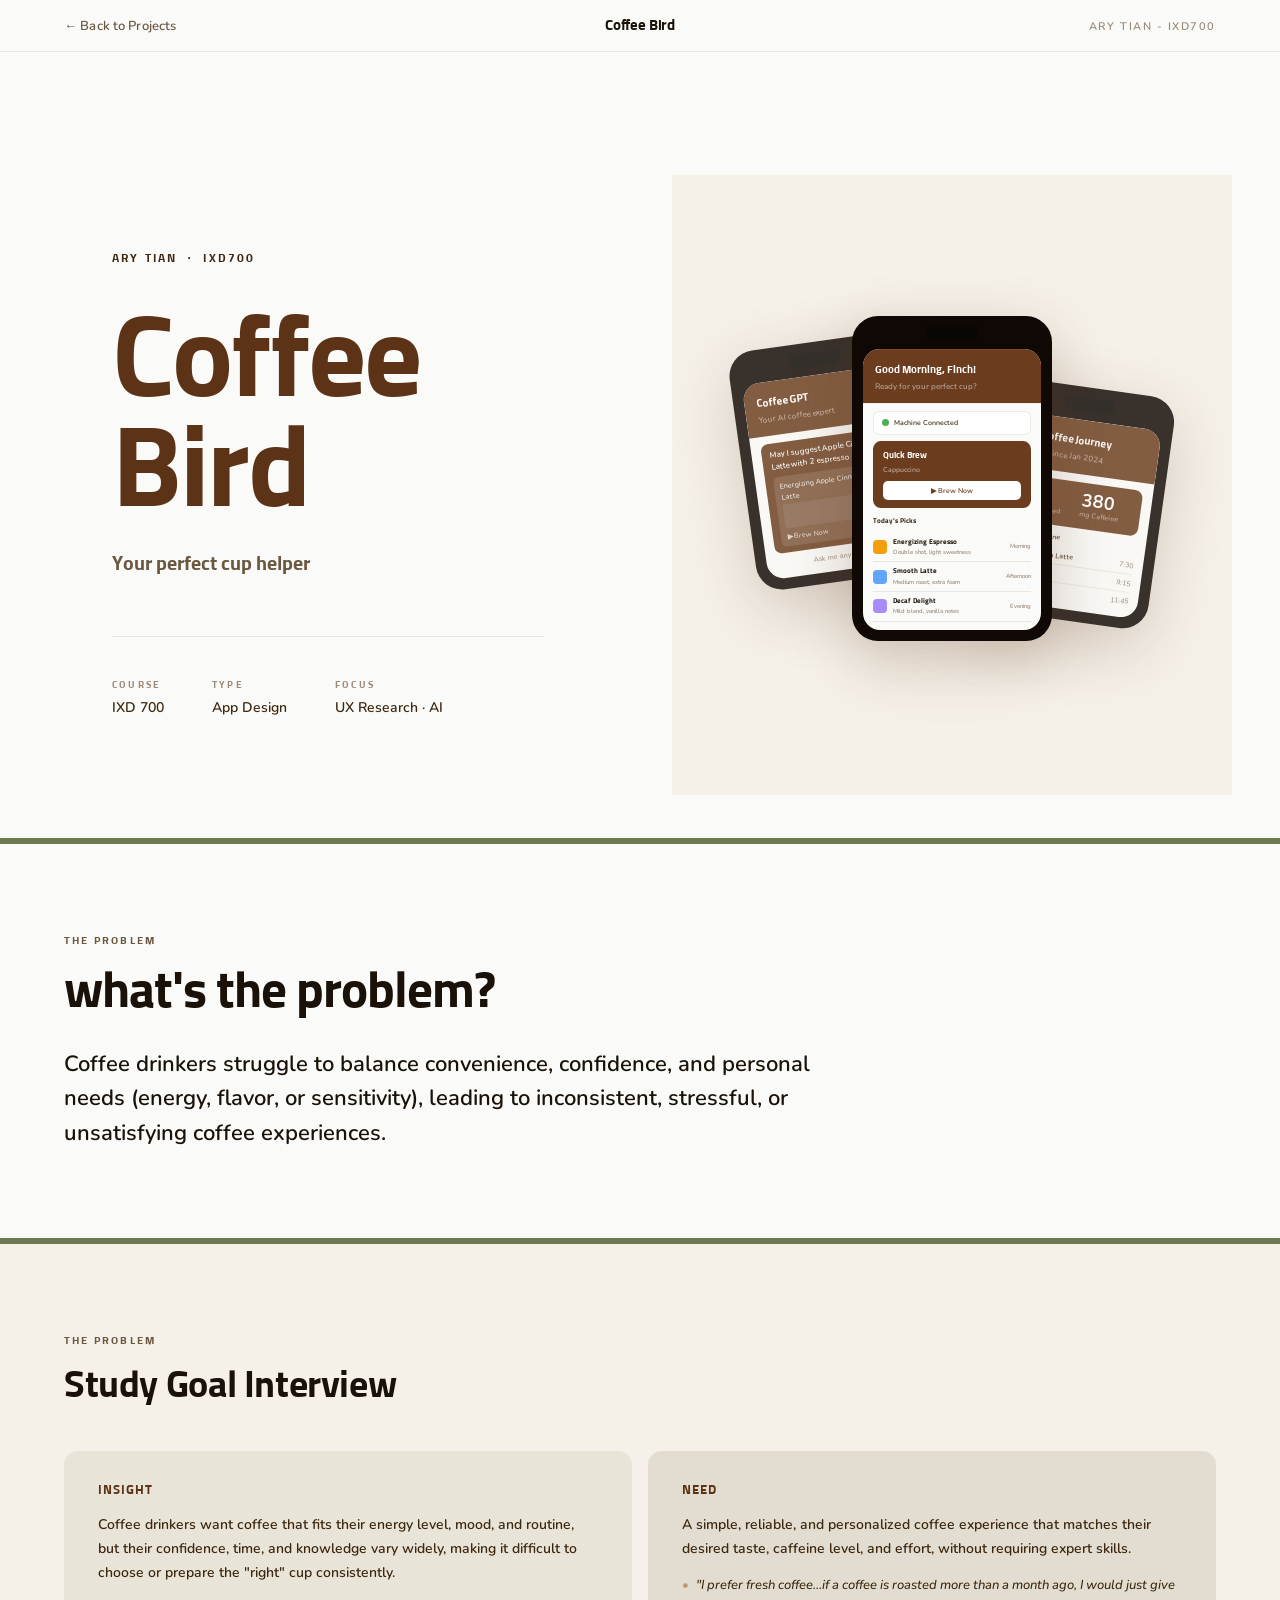
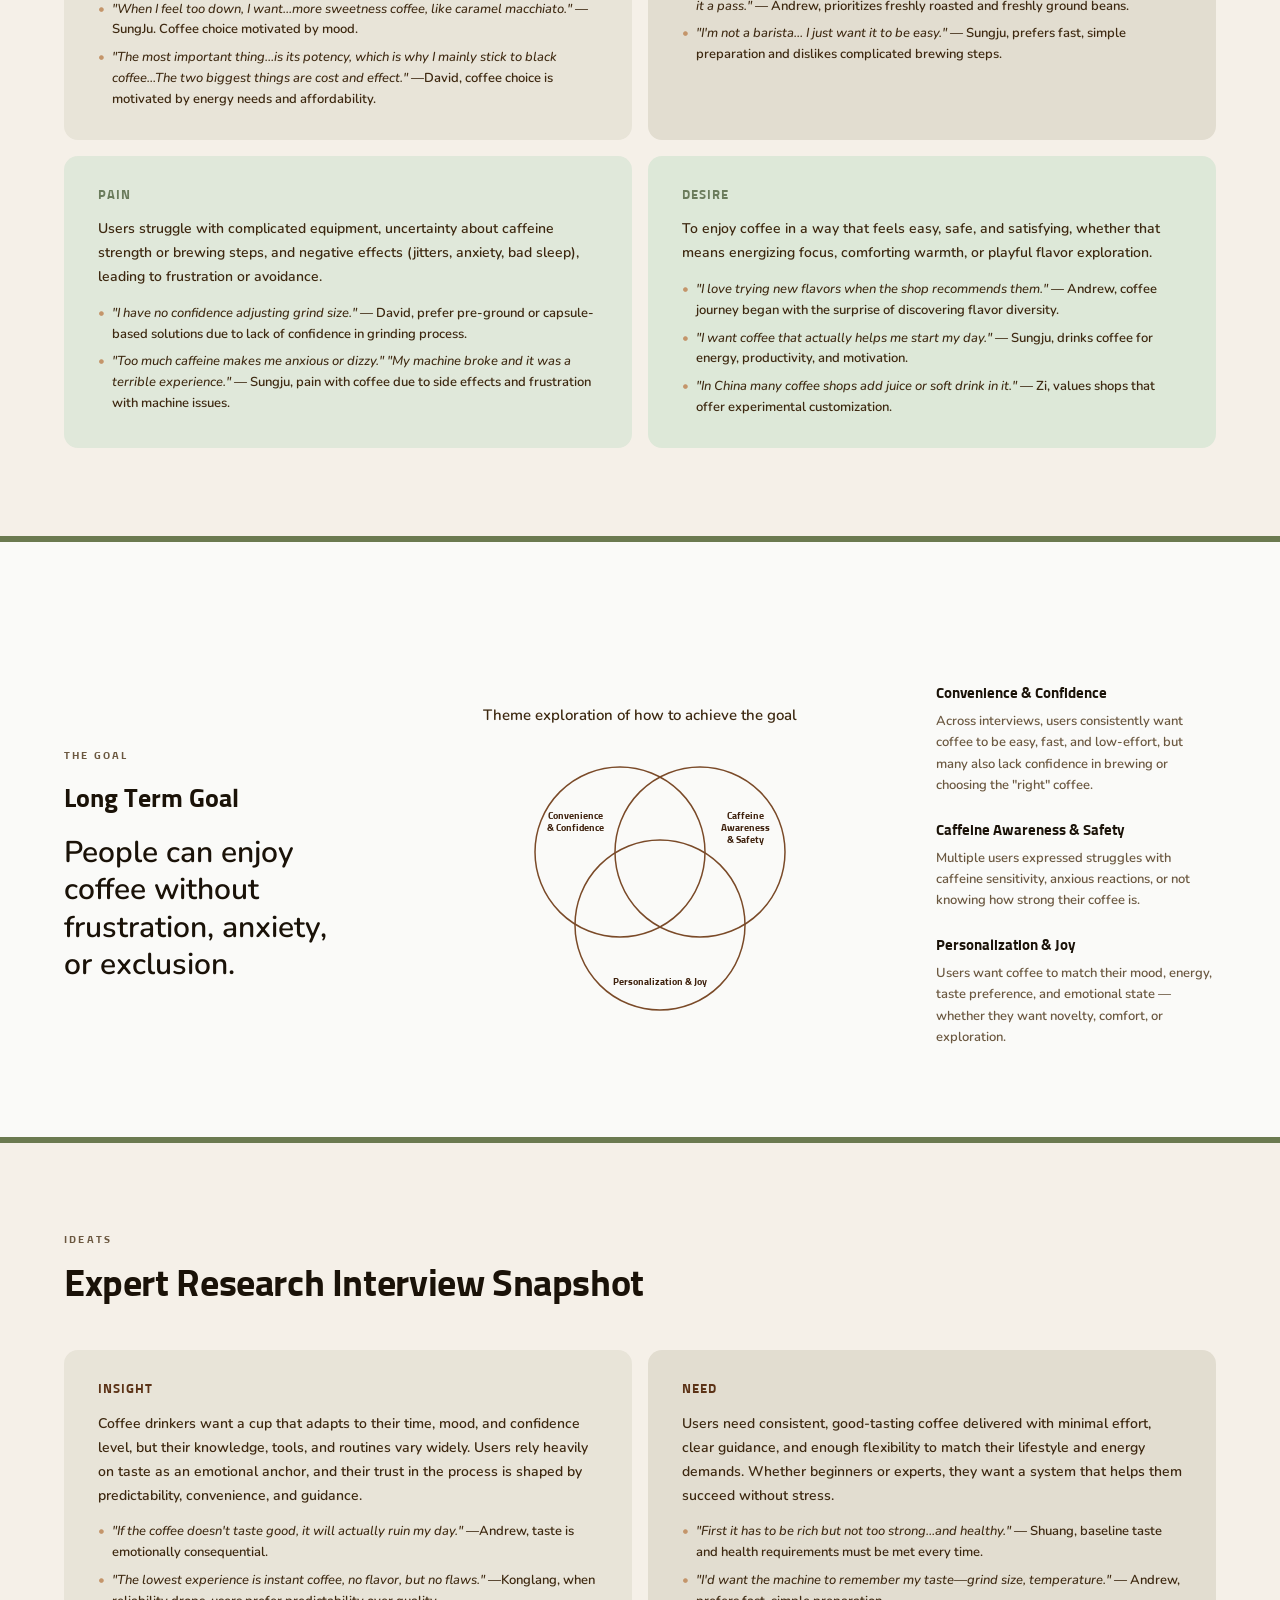
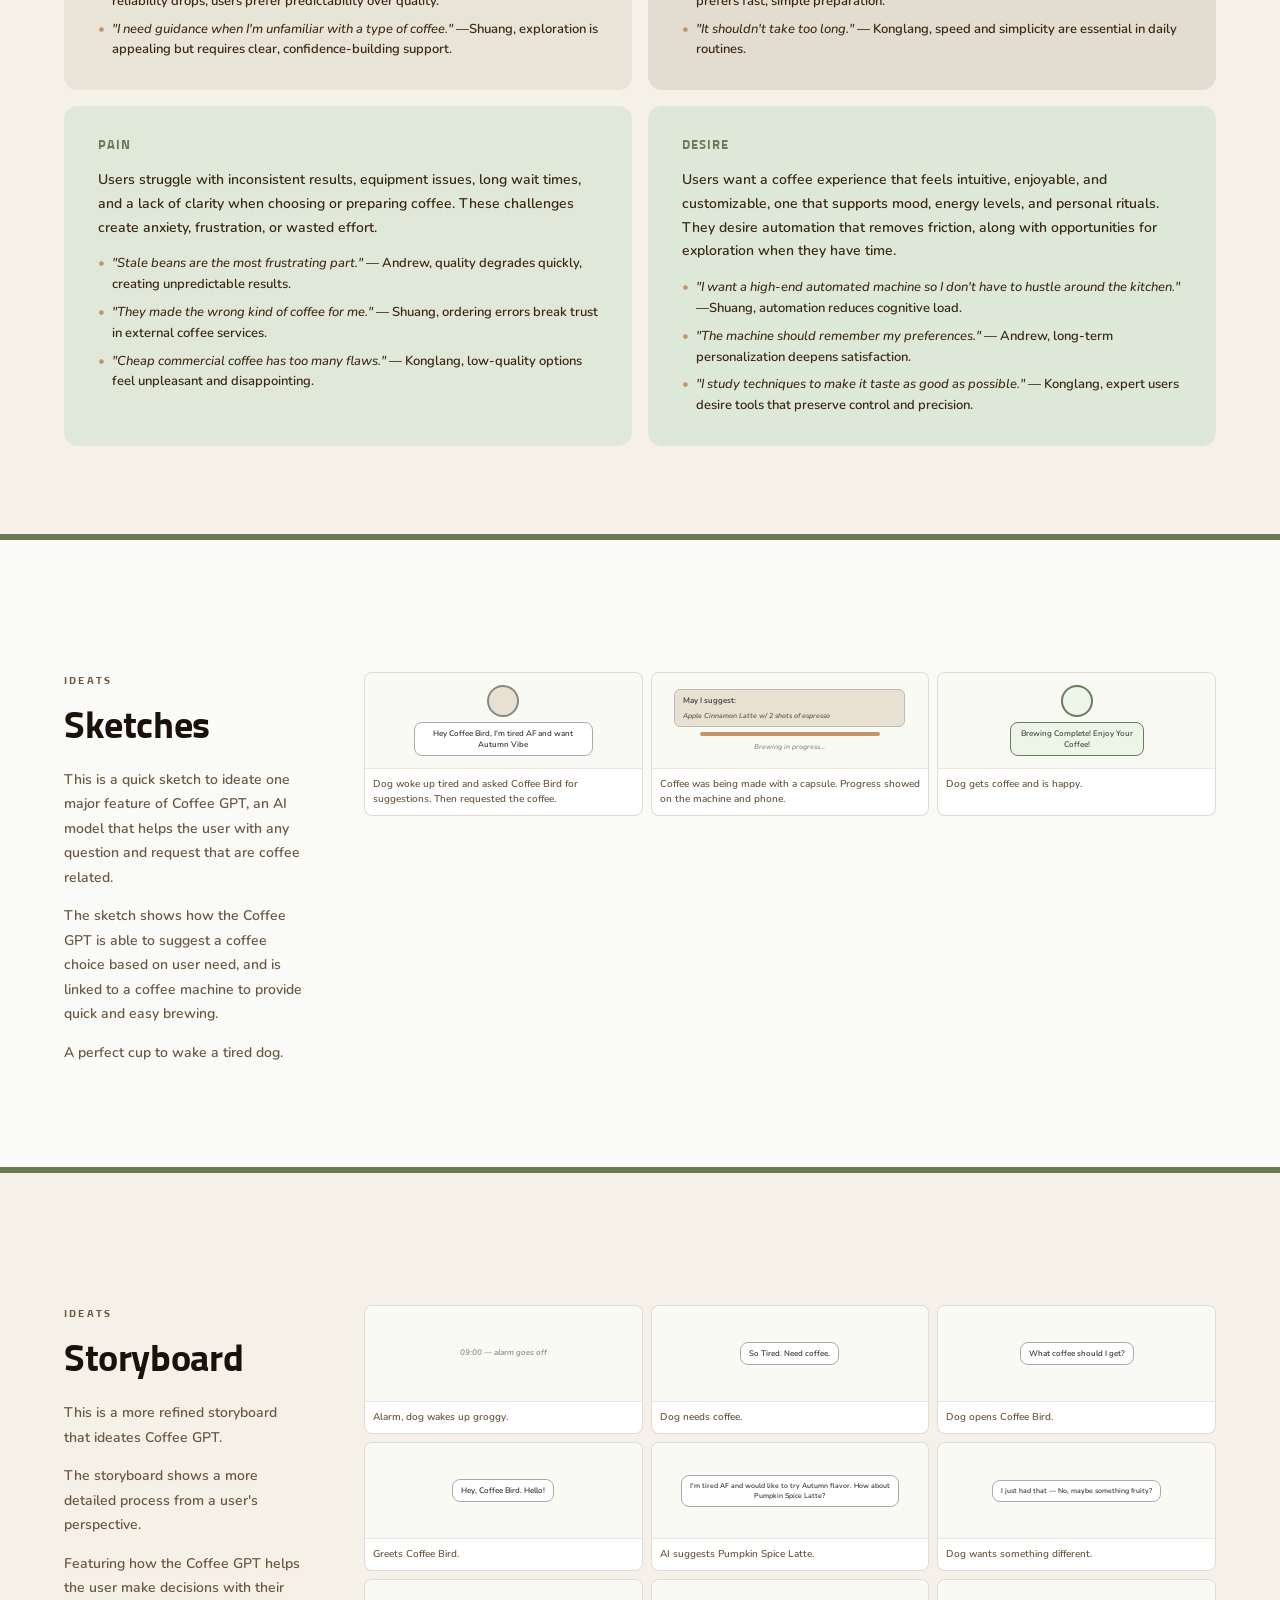
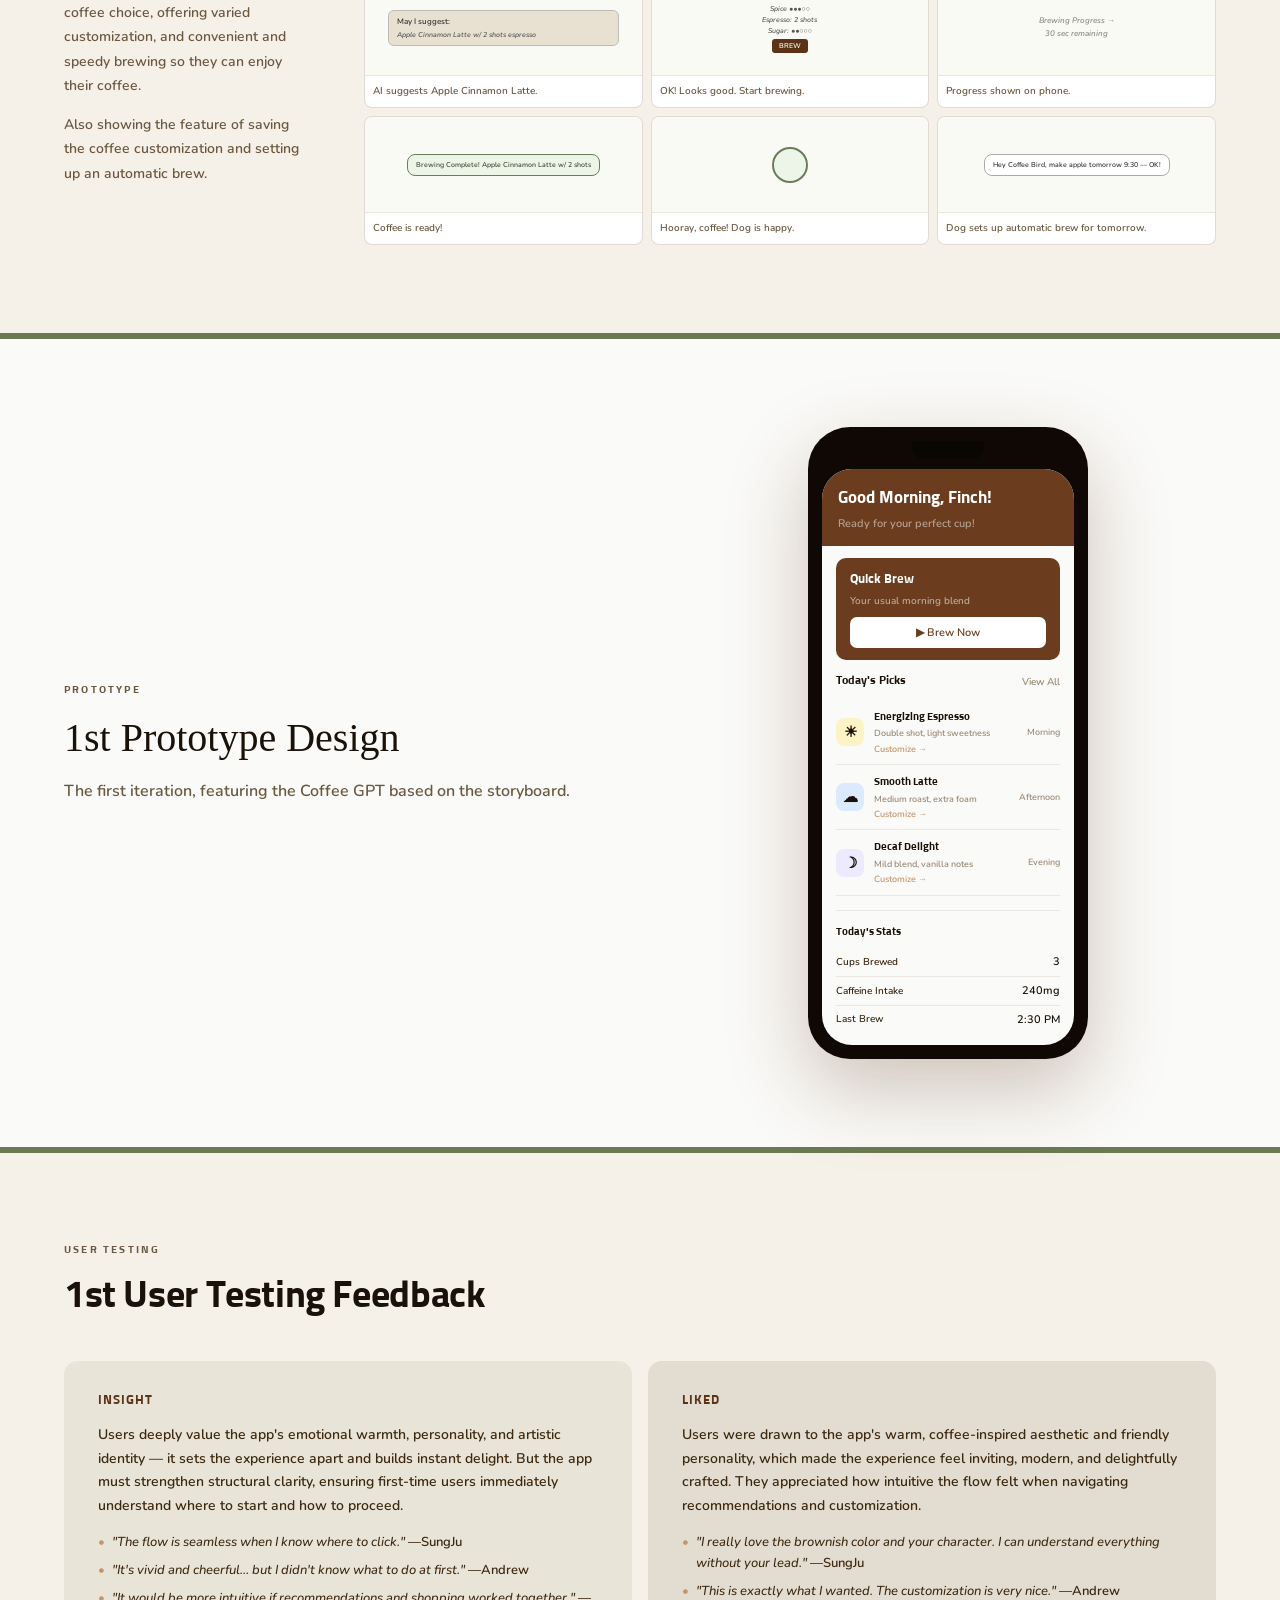
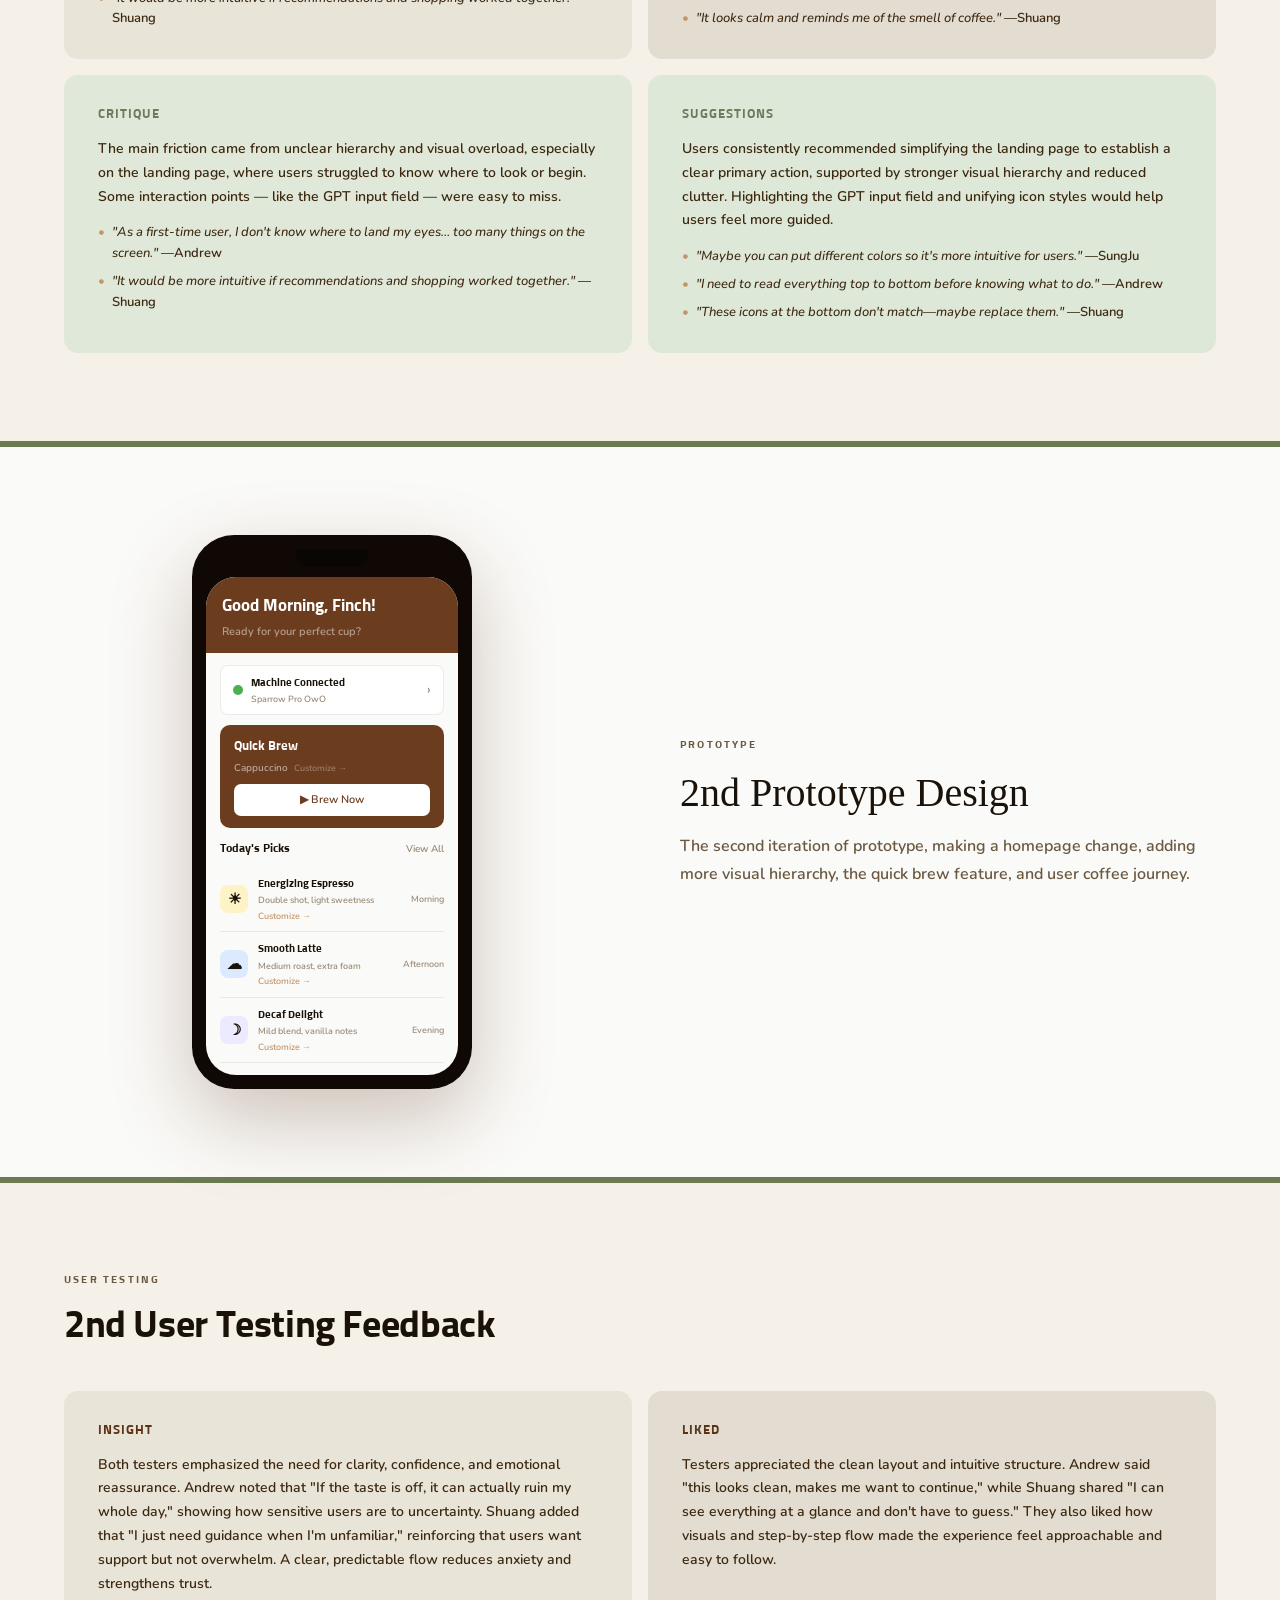
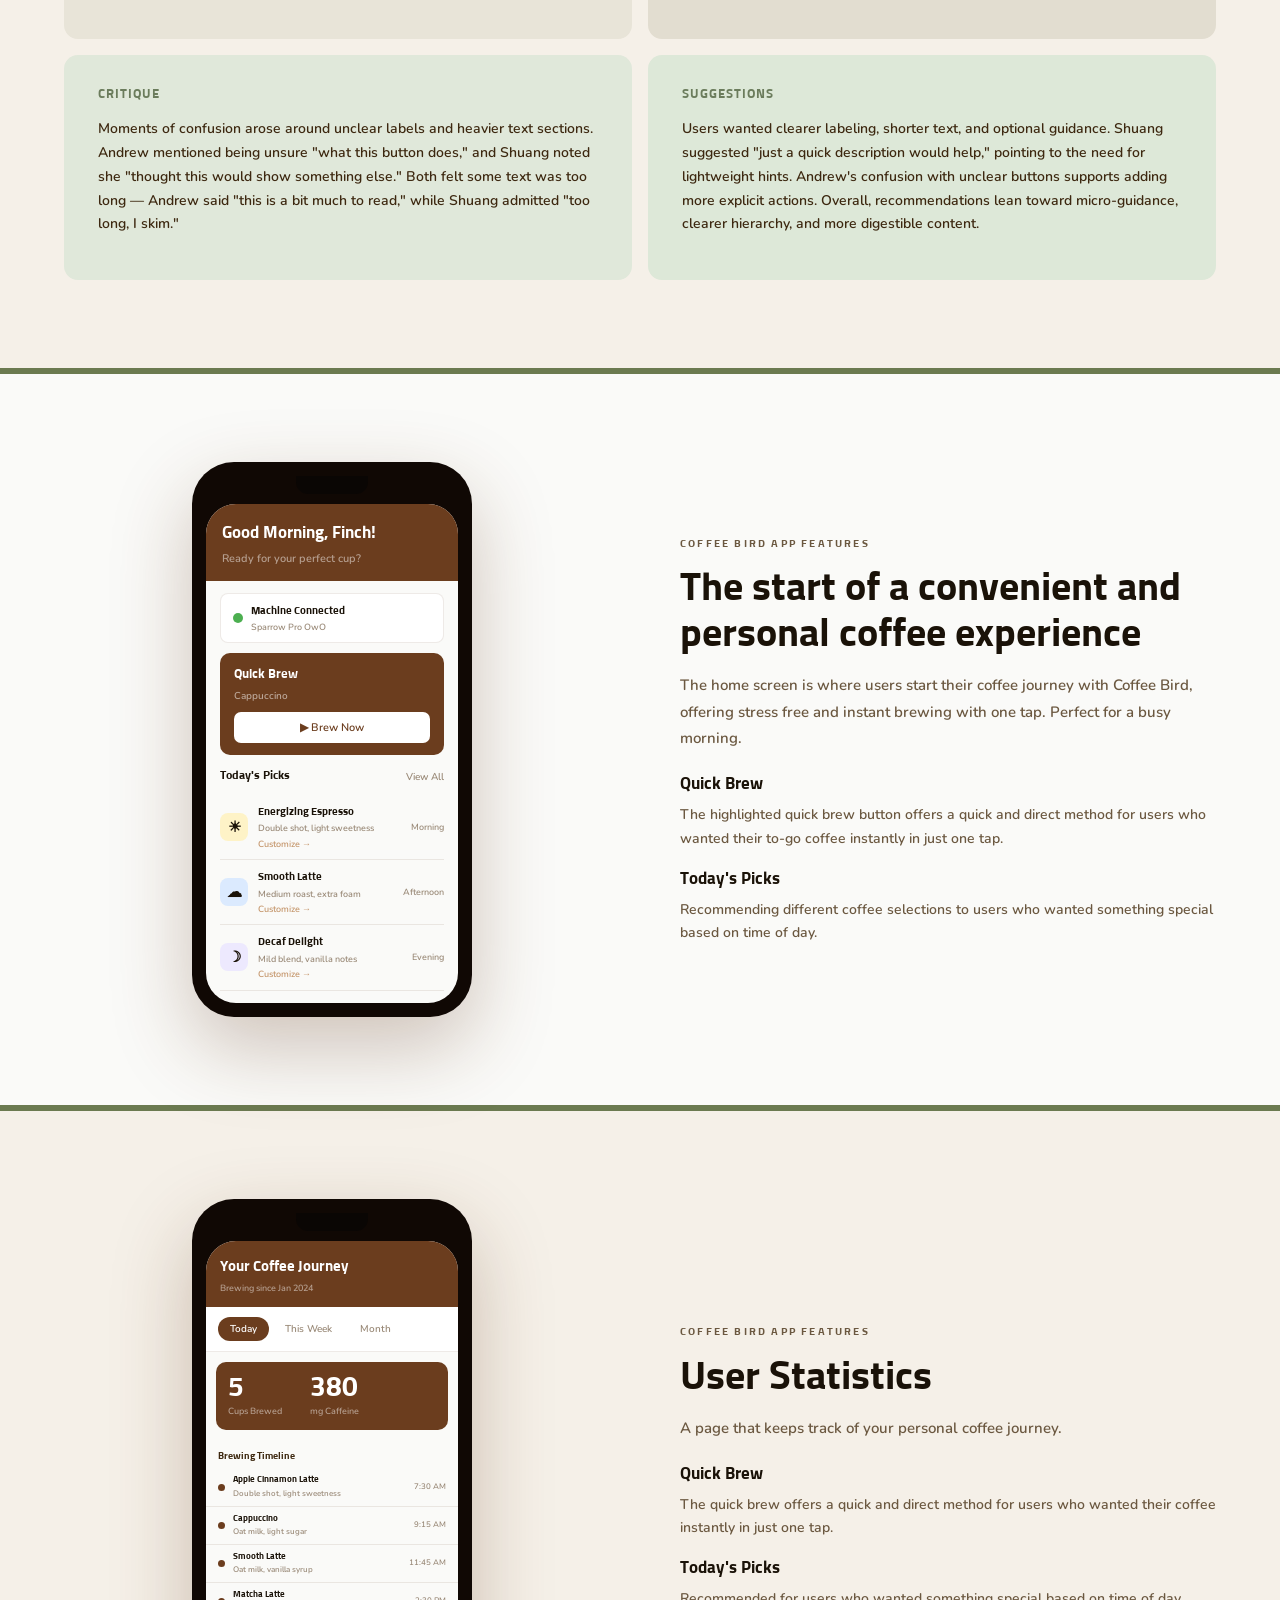
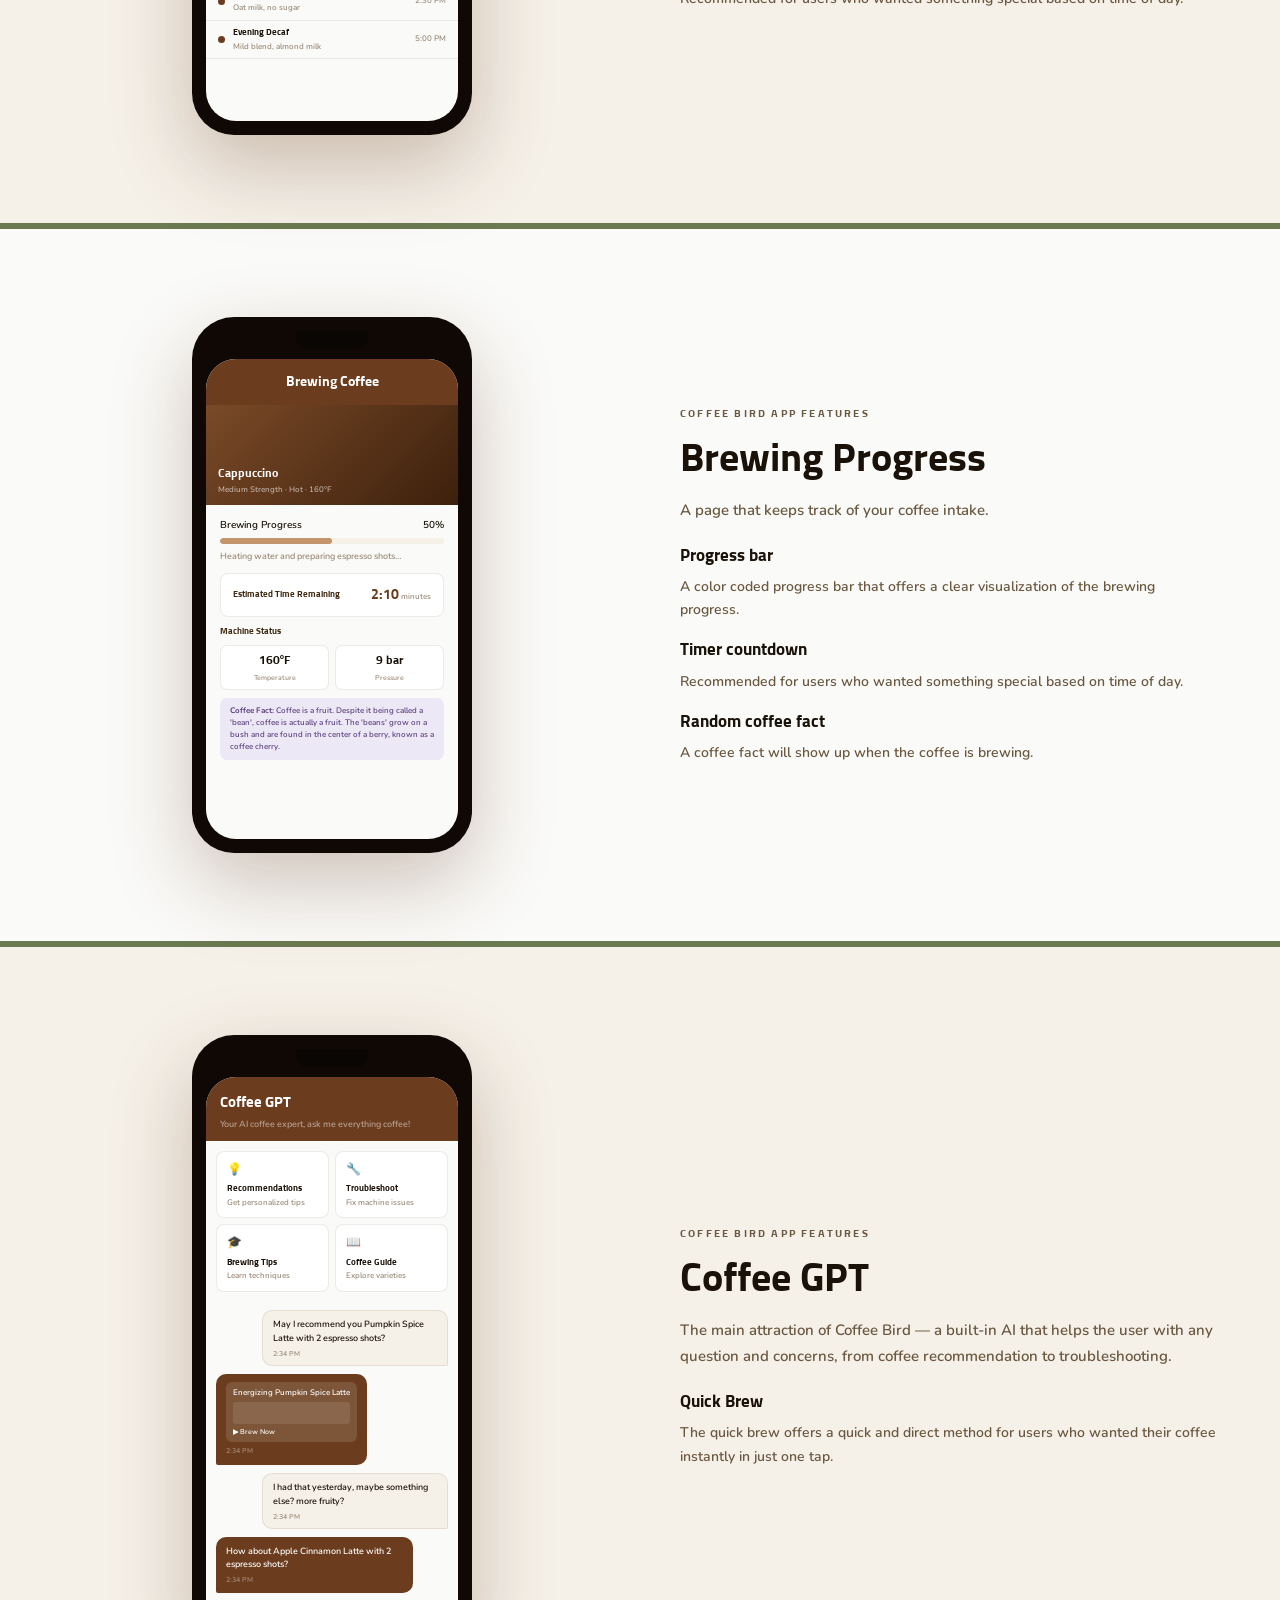
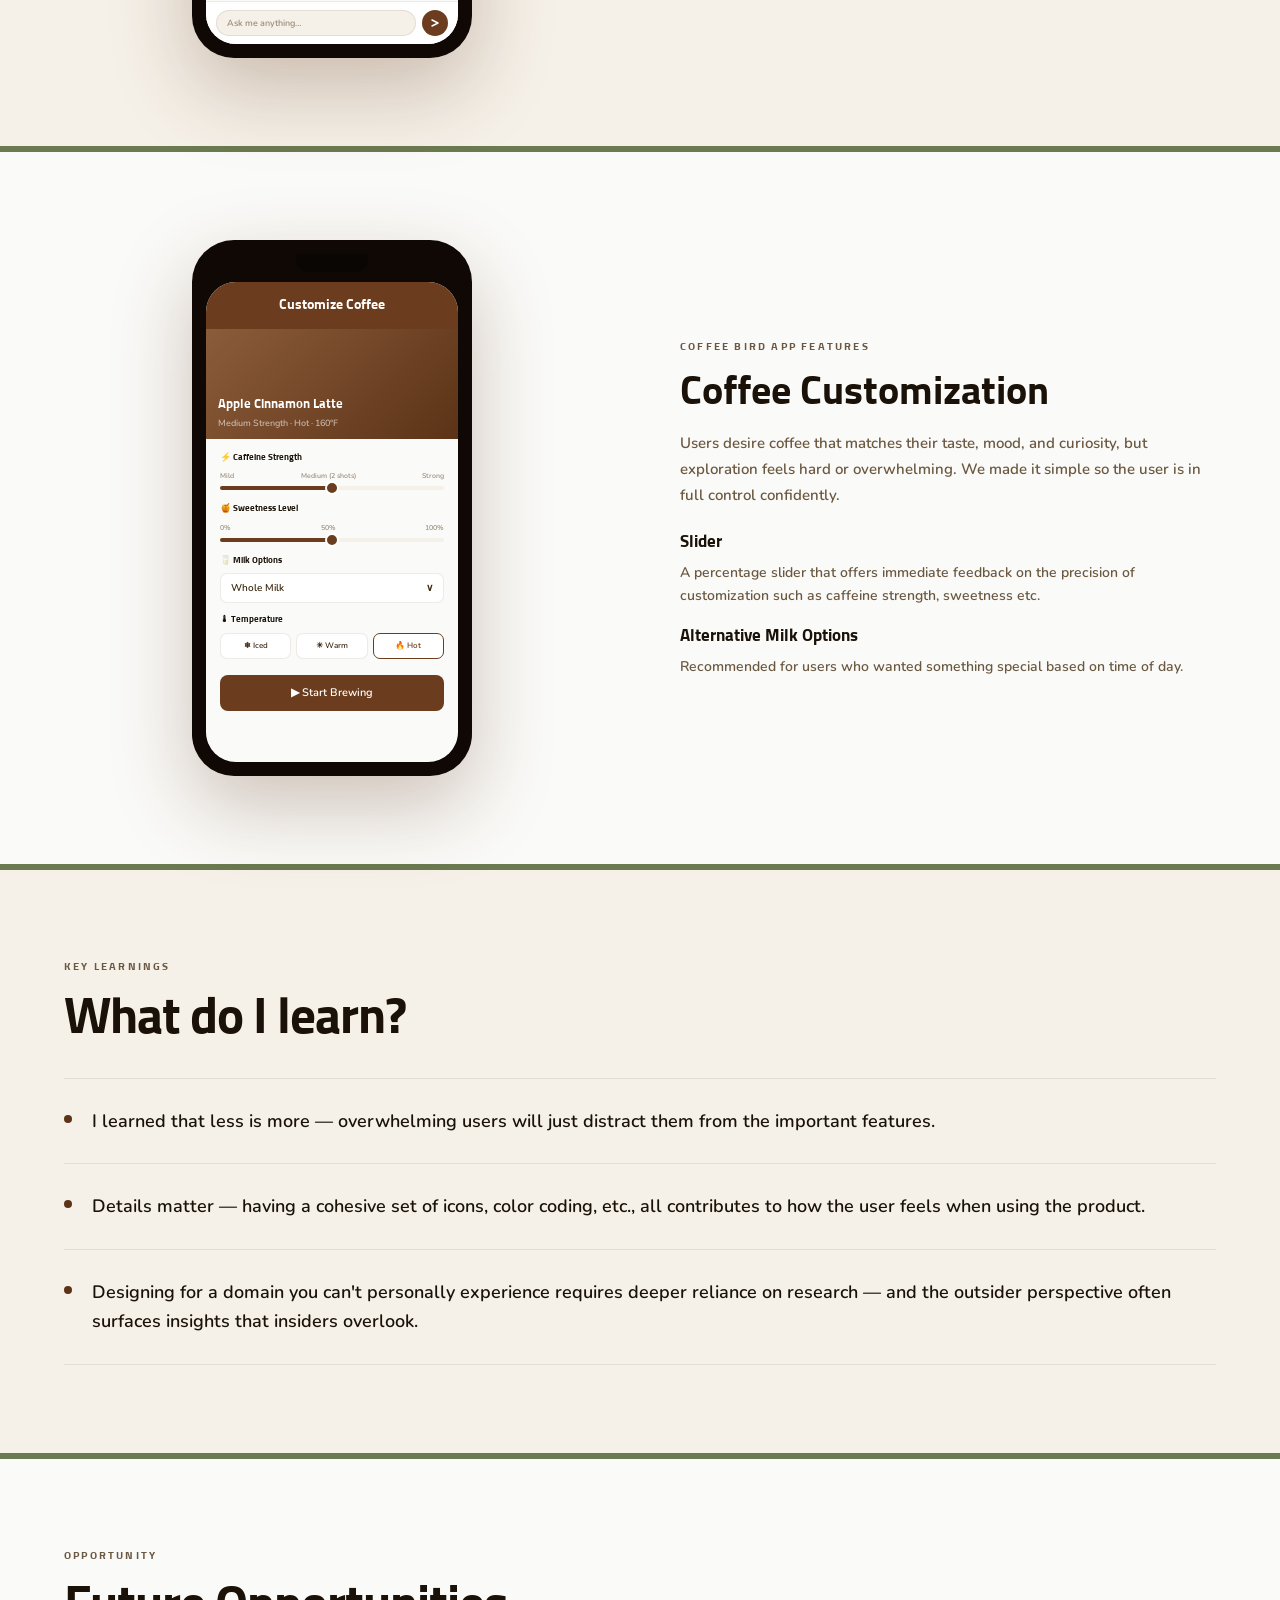
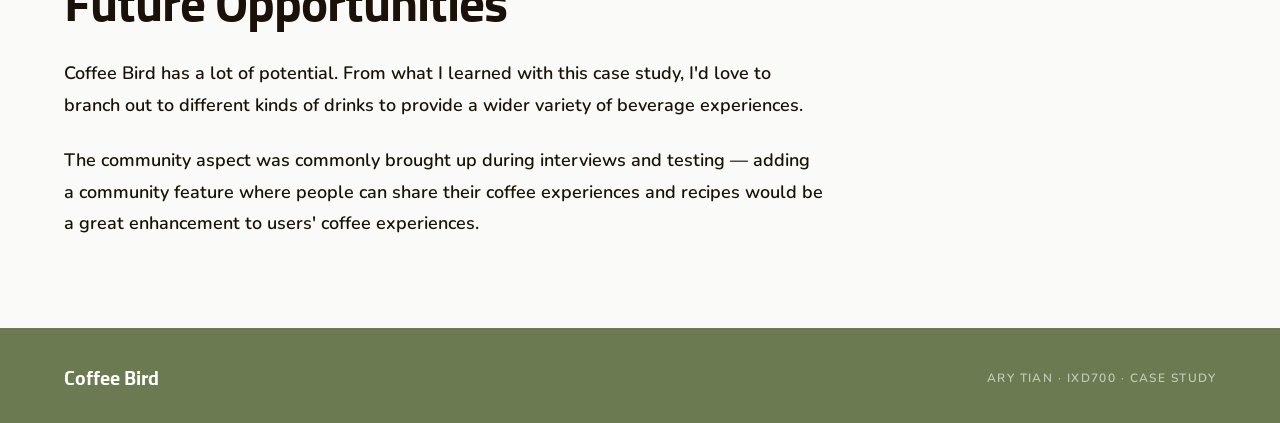
<file: coffeebird.html>
<!DOCTYPE html>
<html lang="en">
<head>
<meta charset="UTF-8">
<meta name="viewport" content="width=device-width, initial-scale=1.0">
<title>Coffee Bird — Case Study · Ary Tian IXD700</title>
<link rel="preconnect" href="https://fonts.googleapis.com">
<link href="https://fonts.googleapis.com/css2?family=Nunito:ital,wght@0,400;0,600;0,700;1,400&family=Sunflower:wght@300;500;700&display=swap" rel="stylesheet">
<link rel="stylesheet" href="styleguide.css">
</head>
<body class="page-coffeebird nunito-body">

<nav class="cb-nav" aria-label="Coffee Bird case study">
  <div class="cb-nav-start">
    <a href="index.html" class="nav-back nunito-body">← Back to Projects</a>
  </div>
  <span class="nav-center sunflower-title">Coffee Bird</span>
  <div class="cb-nav-end">
    <span class="nav-right nunito-body">ARY TIAN - IXD700</span>
  </div>
</nav>

<!-- HERO -->
<div class="hero">
  <div class="hero-left">
    <div class="hero-eyebrow sunflower-title">Ary Tian &nbsp;·&nbsp; IXD700</div>
    <div class="hero-title sunflower-title">Coffee Bird</div>
    <div class="hero-tagline sunflower-title">Your perfect cup helper</div>
    <div class="hero-meta-row">
      <div><div class="meta-label sunflower-title">Course</div><div class="meta-val nunito-body">IXD 700</div></div>
      <div><div class="meta-label sunflower-title">Type</div><div class="meta-val nunito-body">App Design</div></div>
      <div><div class="meta-label sunflower-title">Focus</div><div class="meta-val nunito-body">UX Research · AI</div></div>
    </div>
  </div>
  <div class="hero-right">
    <div class="phones-cluster">
      <!-- LEFT: GPT -->
      <div class="phone phone-lft">
        <div class="phone-notch"></div>
        <div class="phone-screen">
          <div class="phone-hdr"><div class="phone-hdr-title sunflower-title">Coffee GPT</div><div class="phone-hdr-sub nunito-body">Your AI coffee expert</div></div>
          <div class="phone-body nunito-body">
            <div style="background:var(--brown-app);border-radius:7px;padding:6px 8px;margin-bottom:5px;">
              <div style="font-size:8px;color:white;line-height:1.4;margin-bottom:5px;">May I suggest Apple Cinnamon Latte with 2 espresso shots?</div>
              <div style="background:rgba(255,255,255,.12);border-radius:5px;padding:4px 6px;">
                <div style="font-size:7px;color:rgba(255,255,255,.85);font-weight:600;margin-bottom:2px;">Energizing Apple Cinnamon Latte</div>
                <div style="height:24px;background:rgba(255,255,255,.08);border-radius:3px;margin-bottom:3px;"></div>
                <div style="font-size:7px;color:rgba(255,255,255,.7);">▶ Brew Now</div>
              </div>
            </div>
            <div style="font-size:7px;color:var(--text-faint);text-align:center;">Ask me anything…</div>
          </div>
        </div>
      </div>
      <!-- MAIN: HOME -->
      <div class="phone phone-main">
        <div class="phone-notch"></div>
        <div class="phone-screen">
          <div class="phone-hdr"><div class="phone-hdr-title sunflower-title">Good Morning, Finch!</div><div class="phone-hdr-sub nunito-body">Ready for your perfect cup?</div></div>
          <div class="phone-body nunito-body">
            <div class="p-machine"><div class="p-dot"></div><div class="p-mtext nunito-body">Machine Connected</div></div>
            <div class="p-qb"><div class="p-qb-lbl sunflower-title">Quick Brew</div><div class="p-qb-sub nunito-body">Cappuccino</div><div class="p-qb-btn nunito-body">▶ Brew Now</div></div>
            <div class="p-picks-lbl sunflower-title">Today's Picks</div>
            <div class="p-pick"><div class="p-pick-dot" style="background:#F59E0B;"></div><div><div class="p-pick-name sunflower-title">Energizing Espresso</div><div class="p-pick-sub nunito-body">Double shot, light sweetness</div></div><div class="p-pick-time nunito-body">Morning</div></div>
            <div class="p-pick"><div class="p-pick-dot" style="background:#60A5FA;"></div><div><div class="p-pick-name sunflower-title">Smooth Latte</div><div class="p-pick-sub nunito-body">Medium roast, extra foam</div></div><div class="p-pick-time nunito-body">Afternoon</div></div>
            <div class="p-pick"><div class="p-pick-dot" style="background:#A78BFA;"></div><div><div class="p-pick-name sunflower-title">Decaf Delight</div><div class="p-pick-sub nunito-body">Mild blend, vanilla notes</div></div><div class="p-pick-time nunito-body">Evening</div></div>
          </div>
        </div>
      </div>
      <!-- RIGHT: STATS -->
      <div class="phone phone-rgt">
        <div class="phone-notch"></div>
        <div class="phone-screen">
          <div class="phone-hdr"><div class="phone-hdr-title sunflower-title">Your Coffee Journey</div><div class="phone-hdr-sub nunito-body">Brewing since Jan 2024</div></div>
          <div class="phone-body nunito-body">
            <div style="background:var(--brown-app);border-radius:8px;padding:8px 10px;margin-bottom:6px;display:flex;gap:20px;">
              <div><div style="font-size:18px;font-weight:700;color:white;line-height:1;">5</div><div style="font-size:7px;color:rgba(255,255,255,.5);">Cups Brewed</div></div>
              <div><div style="font-size:18px;font-weight:700;color:white;line-height:1;">380</div><div style="font-size:7px;color:rgba(255,255,255,.5);">mg Caffeine</div></div>
            </div>
            <div style="font-size:7px;font-weight:600;color:var(--text-mid);margin-bottom:4px;">Brewing Timeline</div>
            <div style="font-size:7px;padding:3px 0;border-bottom:.5px solid var(--border);color:var(--text-mid);">Apple Cinnamon Latte<span style="float:right;color:var(--text-faint);">7:30</span></div>
            <div style="font-size:7px;padding:3px 0;border-bottom:.5px solid var(--border);color:var(--text-mid);">Cappuccino<span style="float:right;color:var(--text-faint);">9:15</span></div>
            <div style="font-size:7px;padding:3px 0;color:var(--text-mid);">Smooth Latte<span style="float:right;color:var(--text-faint);">11:45</span></div>
          </div>
        </div>
      </div>
    </div>
  </div>
</div>

<!-- THE PROBLEM STATEMENT -->
<div class="section">
  <div class="eyebrow sunflower-title">The Problem</div>
  <div class="sec-title sunflower-title">what's the problem?</div>
  <div class="sec-body-lg nunito-body">Coffee drinkers struggle to balance convenience, confidence, and personal needs (energy, flavor, or sensitivity), leading to inconsistent, stressful, or unsatisfying coffee experiences.</div>
</div>

<!-- STUDY GOAL INTERVIEW -->
<div class="section section-alt">
  <div class="eyebrow sunflower-title">The Problem</div>
  <div class="sec-title-sm sunflower-title">Study Goal Interview</div>
  <div class="quad-grid">
    <div class="quad insight nunito-body">
      <div class="quad-lbl sunflower-title">Insight</div>
      <div class="quad-body nunito-body">Coffee drinkers want coffee that fits their energy level, mood, and routine, but their confidence, time, and knowledge vary widely, making it difficult to choose or prepare the "right" cup consistently.</div>
      <ul>
        <li><em>"When I feel too down, I want…more sweetness coffee, like caramel macchiato."</em> —SungJu. Coffee choice motivated by mood.</li>
        <li><em>"The most important thing…is its potency, which is why I mainly stick to black coffee…The two biggest things are cost and effect."</em> —David, coffee choice is motivated by energy needs and affordability.</li>
      </ul>
    </div>
    <div class="quad need nunito-body">
      <div class="quad-lbl sunflower-title">Need</div>
      <div class="quad-body nunito-body">A simple, reliable, and personalized coffee experience that matches their desired taste, caffeine level, and effort, without requiring expert skills.</div>
      <ul>
        <li><em>"I prefer fresh coffee…if a coffee is roasted more than a month ago, I would just give it a pass."</em> — Andrew, prioritizes freshly roasted and freshly ground beans.</li>
        <li><em>"I'm not a barista… I just want it to be easy."</em> — Sungju, prefers fast, simple preparation and dislikes complicated brewing steps.</li>
      </ul>
    </div>
    <div class="quad pain nunito-body">
      <div class="quad-lbl g sunflower-title">Pain</div>
      <div class="quad-body nunito-body">Users struggle with complicated equipment, uncertainty about caffeine strength or brewing steps, and negative effects (jitters, anxiety, bad sleep), leading to frustration or avoidance.</div>
      <ul>
        <li><em>"I have no confidence adjusting grind size."</em> — David, prefer pre-ground or capsule-based solutions due to lack of confidence in grinding process.</li>
        <li><em>"Too much caffeine makes me anxious or dizzy." "My machine broke and it was a terrible experience."</em> — Sungju, pain with coffee due to side effects and frustration with machine issues.</li>
      </ul>
    </div>
    <div class="quad desire nunito-body">
      <div class="quad-lbl g sunflower-title">Desire</div>
      <div class="quad-body nunito-body">To enjoy coffee in a way that feels easy, safe, and satisfying, whether that means energizing focus, comforting warmth, or playful flavor exploration.</div>
      <ul>
        <li><em>"I love trying new flavors when the shop recommends them."</em> — Andrew, coffee journey began with the surprise of discovering flavor diversity.</li>
        <li><em>"I want coffee that actually helps me start my day."</em> — Sungju, drinks coffee for energy, productivity, and motivation.</li>
        <li><em>"In China many coffee shops add juice or soft drink in it."</em> — Zi, values shops that offer experimental customization.</li>
      </ul>
    </div>
  </div>
</div>

<!-- THE GOAL / VENN -->
<div class="section">
  <div class="venn-layout">
    <div>
      <div class="eyebrow sunflower-title">The Goal</div>
      <div class="venn-goal-title sunflower-title">Long Term Goal</div>
      <div class="venn-goal-body nunito-body">People can enjoy coffee without frustration, anxiety, or exclusion.</div>
    </div>
    <div class="nunito-body" style="display:flex;flex-direction:column;align-items:center;">
      <div class="nunito-body" style="font-size:15px;color:var(--text-mid);margin-bottom:20px;text-align:center;">Theme exploration of how to achieve the goal</div>
      <svg width="300" height="280" viewBox="0 0 300 280" xmlns="http://www.w3.org/2000/svg">
        <circle cx="130" cy="105" r="85" fill="none" stroke="#7A4A28" stroke-width="1.5"/>
        <circle cx="210" cy="105" r="85" fill="none" stroke="#7A4A28" stroke-width="1.5"/>
        <circle cx="170" cy="178" r="85" fill="none" stroke="#7A4A28" stroke-width="1.5"/>
        <text font-family="Sunflower,sans-serif" font-size="10" fill="#3D200C" x="85" y="72" text-anchor="middle">Convenience</text>
        <text font-family="Sunflower,sans-serif" font-size="10" fill="#3D200C" x="85" y="84" text-anchor="middle">&amp; Confidence</text>
        <text font-family="Sunflower,sans-serif" font-size="10" fill="#3D200C" x="255" y="72" text-anchor="middle">Caffeine</text>
        <text font-family="Sunflower,sans-serif" font-size="10" fill="#3D200C" x="255" y="84" text-anchor="middle">Awareness</text>
        <text font-family="Sunflower,sans-serif" font-size="10" fill="#3D200C" x="255" y="96" text-anchor="middle">&amp; Safety</text>
        <text font-family="Sunflower,sans-serif" font-size="10" fill="#3D200C" x="170" y="238" text-anchor="middle">Personalization &amp; Joy</text>
      </svg>
    </div>
    <div class="venn-right">
      <div class="venn-item nunito-body"><h4 class="sunflower-title">Convenience &amp; Confidence</h4><p>Across interviews, users consistently want coffee to be easy, fast, and low-effort, but many also lack confidence in brewing or choosing the "right" coffee.</p></div>
      <div class="venn-item nunito-body"><h4 class="sunflower-title">Caffeine Awareness &amp; Safety</h4><p>Multiple users expressed struggles with caffeine sensitivity, anxious reactions, or not knowing how strong their coffee is.</p></div>
      <div class="venn-item nunito-body"><h4 class="sunflower-title">Personalization &amp; Joy</h4><p>Users want coffee to match their mood, energy, taste preference, and emotional state — whether they want novelty, comfort, or exploration.</p></div>
    </div>
  </div>
</div>

<!-- EXPERT RESEARCH -->
<div class="section section-alt">
  <div class="eyebrow sunflower-title">Ideats</div>
  <div class="sec-title-sm sunflower-title">Expert Research Interview Snapshot</div>
  <div class="quad-grid">
    <div class="quad insight nunito-body">
      <div class="quad-lbl sunflower-title">Insight</div>
      <div class="quad-body nunito-body">Coffee drinkers want a cup that adapts to their time, mood, and confidence level, but their knowledge, tools, and routines vary widely. Users rely heavily on taste as an emotional anchor, and their trust in the process is shaped by predictability, convenience, and guidance.</div>
      <ul>
        <li><em>"If the coffee doesn't taste good, it will actually ruin my day."</em> —Andrew, taste is emotionally consequential.</li>
        <li><em>"The lowest experience is instant coffee, no flavor, but no flaws."</em> —Konglang, when reliability drops, users prefer predictability over quality.</li>
        <li><em>"I need guidance when I'm unfamiliar with a type of coffee."</em> —Shuang, exploration is appealing but requires clear, confidence-building support.</li>
      </ul>
    </div>
    <div class="quad need nunito-body">
      <div class="quad-lbl sunflower-title">Need</div>
      <div class="quad-body nunito-body">Users need consistent, good-tasting coffee delivered with minimal effort, clear guidance, and enough flexibility to match their lifestyle and energy demands. Whether beginners or experts, they want a system that helps them succeed without stress.</div>
      <ul>
        <li><em>"First it has to be rich but not too strong…and healthy."</em> — Shuang, baseline taste and health requirements must be met every time.</li>
        <li><em>"I'd want the machine to remember my taste—grind size, temperature."</em> — Andrew, prefers fast, simple preparation.</li>
        <li><em>"It shouldn't take too long."</em> — Konglang, speed and simplicity are essential in daily routines.</li>
      </ul>
    </div>
    <div class="quad pain nunito-body">
      <div class="quad-lbl g sunflower-title">Pain</div>
      <div class="quad-body nunito-body">Users struggle with inconsistent results, equipment issues, long wait times, and a lack of clarity when choosing or preparing coffee. These challenges create anxiety, frustration, or wasted effort.</div>
      <ul>
        <li><em>"Stale beans are the most frustrating part."</em> — Andrew, quality degrades quickly, creating unpredictable results.</li>
        <li><em>"They made the wrong kind of coffee for me."</em> — Shuang, ordering errors break trust in external coffee services.</li>
        <li><em>"Cheap commercial coffee has too many flaws."</em> — Konglang, low-quality options feel unpleasant and disappointing.</li>
      </ul>
    </div>
    <div class="quad desire nunito-body">
      <div class="quad-lbl g sunflower-title">Desire</div>
      <div class="quad-body nunito-body">Users want a coffee experience that feels intuitive, enjoyable, and customizable, one that supports mood, energy levels, and personal rituals. They desire automation that removes friction, along with opportunities for exploration when they have time.</div>
      <ul>
        <li><em>"I want a high-end automated machine so I don't have to hustle around the kitchen."</em> —Shuang, automation reduces cognitive load.</li>
        <li><em>"The machine should remember my preferences."</em> — Andrew, long-term personalization deepens satisfaction.</li>
        <li><em>"I study techniques to make it taste as good as possible."</em> — Konglang, expert users desire tools that preserve control and precision.</li>
      </ul>
    </div>
  </div>
</div>

<!-- SKETCHES -->
<div class="section">
  <div class="story-layout">
    <div class="story-text nunito-body">
      <div class="eyebrow sunflower-title">Ideats</div>
      <div class="sec-title-sm sunflower-title" style="margin-bottom:20px;">Sketches</div>
      <p>This is a quick sketch to ideate one major feature of Coffee GPT, an AI model that helps the user with any question and request that are coffee related.</p>
      <p>The sketch shows how the Coffee GPT is able to suggest a coffee choice based on user need, and is linked to a coffee machine to provide quick and easy brewing.</p>
      <p>A perfect cup to wake a tired dog.</p>
    </div>
    <div class="story-grid">
      <div class="story-cell">
        <div class="story-panel nunito-body">
          <div style="display:flex;flex-direction:column;align-items:center;gap:5px;">
            <div style="width:32px;height:32px;border-radius:50%;border:2px solid #888;background:#E8E0D0;"></div>
            <div class="story-bubble nunito-body">Hey Coffee Bird, I'm tired AF and want Autumn Vibe</div>
          </div>
        </div>
        <div class="story-cap nunito-body">Dog woke up tired and asked Coffee Bird for suggestions. Then requested the coffee.</div>
      </div>
      <div class="story-cell">
        <div class="story-panel nunito-body">
          <div style="display:flex;flex-direction:column;align-items:center;gap:5px;width:100%;">
            <div style="background:#E8E0D0;border-radius:6px;padding:5px 8px;border:1px solid #bbb;width:90%;text-align:left;">
              <div style="font-size:8px;font-weight:600;color:#333;margin-bottom:2px;">May I suggest:</div>
              <div style="font-size:7px;color:#555;font-style:italic;">Apple Cinnamon Latte w/ 2 shots of espresso</div>
            </div>
            <div style="width:70%;height:4px;background:#C4956A;border-radius:2px;"></div>
            <div style="font-size:7px;color:#888;font-style:italic;">Brewing in progress…</div>
          </div>
        </div>
        <div class="story-cap nunito-body">Coffee was being made with a capsule. Progress showed on the machine and phone.</div>
      </div>
      <div class="story-cell">
        <div class="story-panel nunito-body">
          <div style="display:flex;flex-direction:column;align-items:center;gap:5px;">
            <div style="width:32px;height:32px;border-radius:50%;border:2px solid #6B7C5C;background:#EDF5E8;"></div>
            <div class="story-bubble nunito-body" style="background:#EDF5E8;border-color:#6B7C5C;color:#3D4A30;">Brewing Complete! Enjoy Your Coffee!</div>
          </div>
        </div>
        <div class="story-cap nunito-body">Dog gets coffee and is happy.</div>
      </div>
    </div>
  </div>
</div>

<!-- STORYBOARD -->
<div class="section section-alt">
  <div class="story-layout">
    <div class="story-text nunito-body">
      <div class="eyebrow sunflower-title">Ideats</div>
      <div class="sec-title-sm sunflower-title" style="margin-bottom:20px;">Storyboard</div>
      <p>This is a more refined storyboard that ideates Coffee GPT.</p>
      <p>The storyboard shows a more detailed process from a user's perspective.</p>
      <p>Featuring how the Coffee GPT helps the user make decisions with their coffee choice, offering varied customization, and convenient and speedy brewing so they can enjoy their coffee.</p>
      <p>Also showing the feature of saving the coffee customization and setting up an automatic brew.</p>
    </div>
    <div class="story-grid">
      <div class="story-cell"><div class="story-panel nunito-body"><div style="font-size:8px;font-style:italic;color:#888;text-align:center;">09:00 — alarm goes off</div></div><div class="story-cap nunito-body">Alarm, dog wakes up groggy.</div></div>
      <div class="story-cell"><div class="story-panel nunito-body"><div class="story-bubble nunito-body">So Tired. Need coffee.</div></div><div class="story-cap nunito-body">Dog needs coffee.</div></div>
      <div class="story-cell"><div class="story-panel nunito-body"><div class="story-bubble nunito-body">What coffee should I get?</div></div><div class="story-cap nunito-body">Dog opens Coffee Bird.</div></div>
      <div class="story-cell"><div class="story-panel nunito-body"><div class="story-bubble nunito-body">Hey, Coffee Bird. Hello!</div></div><div class="story-cap nunito-body">Greets Coffee Bird.</div></div>
      <div class="story-cell"><div class="story-panel nunito-body"><div class="story-bubble nunito-body" style="font-size:7px;">I'm tired AF and would like to try Autumn flavor. How about Pumpkin Spice Latte?</div></div><div class="story-cap nunito-body">AI suggests Pumpkin Spice Latte.</div></div>
      <div class="story-cell"><div class="story-panel nunito-body"><div class="story-bubble nunito-body" style="font-size:7px;">I just had that — No, maybe something fruity?</div></div><div class="story-cap nunito-body">Dog wants something different.</div></div>
      <div class="story-cell"><div class="story-panel nunito-body"><div style="background:#E8E0D0;border-radius:6px;padding:5px 8px;border:1px solid #bbb;width:90%;"><div style="font-size:8px;font-weight:600;color:#333;">May I suggest:</div><div style="font-size:7px;color:#555;font-style:italic;">Apple Cinnamon Latte w/ 2 shots espresso</div></div></div><div class="story-cap nunito-body">AI suggests Apple Cinnamon Latte.</div></div>
      <div class="story-cell"><div class="story-panel nunito-body"><div style="font-size:7px;font-style:italic;color:#555;text-align:center;line-height:1.6;">Spice ●●●○○<br>Espresso: 2 shots<br>Sugar: ●●○○○<br><span style="background:#5C3317;color:white;border-radius:3px;padding:1px 7px;display:inline-block;margin-top:3px;font-style:normal;">BREW</span></div></div><div class="story-cap nunito-body">OK! Looks good. Start brewing.</div></div>
      <div class="story-cell"><div class="story-panel nunito-body"><div style="font-size:8px;color:#888;text-align:center;font-style:italic;">Brewing Progress →<br>30 sec remaining</div></div><div class="story-cap nunito-body">Progress shown on phone.</div></div>
      <div class="story-cell"><div class="story-panel nunito-body"><div class="story-bubble nunito-body" style="background:#EDF5E8;border-color:#6B7C5C;color:#3D4A30;font-size:7px;">Brewing Complete! Apple Cinnamon Latte w/ 2 shots</div></div><div class="story-cap nunito-body">Coffee is ready!</div></div>
      <div class="story-cell"><div class="story-panel nunito-body"><div style="width:36px;height:36px;border-radius:50%;border:2px solid #6B7C5C;background:#EDF5E8;margin:auto;"></div></div><div class="story-cap nunito-body">Hooray, coffee! Dog is happy.</div></div>
      <div class="story-cell"><div class="story-panel nunito-body"><div class="story-bubble nunito-body" style="font-size:7px;">Hey Coffee Bird, make apple tomorrow 9:30 — OK!</div></div><div class="story-cap nunito-body">Dog sets up automatic brew for tomorrow.</div></div>
    </div>
  </div>
</div>

<!-- 1ST PROTOTYPE -->
<div class="section">
  <div class="proto-split">
    <div class="proto-text nunito-body">
      <div class="eyebrow sunflower-title">Prototype</div>
      <h2 class="sunflower-title">1st Prototype Design</h2>
      <p>The first iteration, featuring the Coffee GPT based on the storyboard.</p>
    </div>
    <div class="phone-wrap">
      <div class="lg-phone">
        <div class="lg-notch"></div>
        <div class="lg-screen">
          <div class="lg-hdr"><div class="lg-hdr-name sunflower-title">Good Morning, Finch!</div><div class="lg-hdr-sub nunito-body">Ready for your perfect cup!</div></div>
          <div class="lg-body nunito-body">
            <div class="lg-qb"><div class="lg-qb-lbl sunflower-title">Quick Brew</div><div class="lg-qb-name nunito-body">Your usual morning blend</div><div class="lg-qb-btn nunito-body">▶ Brew Now</div></div>
            <div class="lg-picks-hdr"><div class="lg-picks-lbl sunflower-title">Today's Picks</div><div class="lg-view-all nunito-body">View All</div></div>
            <div class="lg-pick"><div class="lg-pick-icon" style="background:#FEF3C7;">☀</div><div><div class="lg-pick-name sunflower-title">Energizing Espresso</div><div class="lg-pick-desc nunito-body">Double shot, light sweetness</div><div class="lg-pick-cust nunito-body">Customize →</div></div><div class="lg-pick-time nunito-body">Morning</div></div>
            <div class="lg-pick"><div class="lg-pick-icon" style="background:#DBEAFE;">☁</div><div><div class="lg-pick-name sunflower-title">Smooth Latte</div><div class="lg-pick-desc nunito-body">Medium roast, extra foam</div><div class="lg-pick-cust nunito-body">Customize →</div></div><div class="lg-pick-time nunito-body">Afternoon</div></div>
            <div class="lg-pick"><div class="lg-pick-icon" style="background:#EDE9FE;">☽</div><div><div class="lg-pick-name sunflower-title">Decaf Delight</div><div class="lg-pick-desc nunito-body">Mild blend, vanilla notes</div><div class="lg-pick-cust nunito-body">Customize →</div></div><div class="lg-pick-time nunito-body">Evening</div></div>
            <div class="lg-stats-row">
              <div class="lg-stats-lbl sunflower-title">Today's Stats</div>
              <div class="lg-stat-item"><div class="lg-stat-name nunito-body">Cups Brewed</div><div class="lg-stat-val nunito-body">3</div></div>
              <div class="lg-stat-item"><div class="lg-stat-name nunito-body">Caffeine Intake</div><div class="lg-stat-val nunito-body">240mg</div></div>
              <div class="lg-stat-item"><div class="lg-stat-name nunito-body">Last Brew</div><div class="lg-stat-val nunito-body">2:30 PM</div></div>
            </div>
          </div>
        </div>
      </div>
    </div>
  </div>
</div>

<!-- 1ST USER TESTING -->
<div class="section section-alt">
  <div class="eyebrow sunflower-title">User Testing</div>
  <div class="sec-title-sm sunflower-title">1st User Testing Feedback</div>
  <div class="quad-grid">
    <div class="quad insight nunito-body">
      <div class="quad-lbl sunflower-title">Insight</div>
      <div class="quad-body nunito-body">Users deeply value the app's <strong>emotional warmth, personality,</strong> and <strong>artistic identity</strong> — it sets the experience apart and builds instant delight. But the app must strengthen structural clarity, ensuring first-time users immediately understand where to start and how to proceed.</div>
      <ul><li><em>"The flow is seamless when I know where to click."</em> —SungJu</li><li><em>"It's vivid and cheerful… but I didn't know what to do at first."</em> —Andrew</li><li><em>"It would be more intuitive if recommendations and shopping worked together."</em> —Shuang</li></ul>
    </div>
    <div class="quad need nunito-body">
      <div class="quad-lbl sunflower-title">Liked</div>
      <div class="quad-body nunito-body">Users were drawn to the app's warm, coffee-inspired aesthetic and friendly personality, which made the experience feel inviting, modern, and delightfully crafted. They appreciated how intuitive the flow felt when navigating recommendations and customization.</div>
      <ul><li><em>"I really love the brownish color and your character. I can understand everything without your lead."</em> —SungJu</li><li><em>"This is exactly what I wanted. The customization is very nice."</em> —Andrew</li><li><em>"It looks calm and reminds me of the smell of coffee."</em> —Shuang</li></ul>
    </div>
    <div class="quad pain nunito-body">
      <div class="quad-lbl g sunflower-title">Critique</div>
      <div class="quad-body nunito-body">The main friction came from unclear hierarchy and visual overload, especially on the landing page, where users struggled to know where to look or begin. Some interaction points — like the GPT input field — were easy to miss.</div>
      <ul><li><em>"As a first-time user, I don't know where to land my eyes… too many things on the screen."</em> —Andrew</li><li><em>"It would be more intuitive if recommendations and shopping worked together."</em> —Shuang</li></ul>
    </div>
    <div class="quad desire nunito-body">
      <div class="quad-lbl g sunflower-title">Suggestions</div>
      <div class="quad-body nunito-body">Users consistently recommended simplifying the landing page to establish a clear primary action, supported by stronger visual hierarchy and reduced clutter. Highlighting the GPT input field and unifying icon styles would help users feel more guided.</div>
      <ul><li><em>"Maybe you can put different colors so it's more intuitive for users."</em> —SungJu</li><li><em>"I need to read everything top to bottom before knowing what to do."</em> —Andrew</li><li><em>"These icons at the bottom don't match—maybe replace them."</em> —Shuang</li></ul>
    </div>
  </div>
</div>

<!-- 2ND PROTOTYPE -->
<div class="section">
  <div class="proto-split rev">
    <div class="proto-text nunito-body">
      <div class="eyebrow sunflower-title">Prototype</div>
      <h2 class="sunflower-title">2nd Prototype Design</h2>
      <p>The second iteration of prototype, making a homepage change, adding more visual hierarchy, the quick brew feature, and user coffee journey.</p>
    </div>
    <div class="phone-wrap">
      <div class="lg-phone">
        <div class="lg-notch"></div>
        <div class="lg-screen">
          <div class="lg-hdr"><div class="lg-hdr-name sunflower-title">Good Morning, Finch!</div><div class="lg-hdr-sub nunito-body">Ready for your perfect cup?</div></div>
          <div class="lg-body nunito-body">
            <div class="lg-machine"><div class="lg-mdot"></div><div><div class="lg-mname sunflower-title">Machine Connected</div><div class="lg-msub nunito-body">Sparrow Pro OwO</div></div><div style="margin-left:auto;font-size:14px;color:var(--text-faint);">›</div></div>
            <div class="lg-qb"><div class="lg-qb-lbl sunflower-title">Quick Brew</div><div class="lg-qb-name nunito-body">Cappuccino &nbsp;<span style="font-size:9px;opacity:.6;">Customize →</span></div><div class="lg-qb-btn nunito-body">▶ Brew Now</div></div>
            <div class="lg-picks-hdr"><div class="lg-picks-lbl sunflower-title">Today's Picks</div><div class="lg-view-all nunito-body">View All</div></div>
            <div class="lg-pick"><div class="lg-pick-icon" style="background:#FEF3C7;">☀</div><div><div class="lg-pick-name sunflower-title">Energizing Espresso</div><div class="lg-pick-desc nunito-body">Double shot, light sweetness</div><div class="lg-pick-cust nunito-body">Customize →</div></div><div class="lg-pick-time nunito-body">Morning</div></div>
            <div class="lg-pick"><div class="lg-pick-icon" style="background:#DBEAFE;">☁</div><div><div class="lg-pick-name sunflower-title">Smooth Latte</div><div class="lg-pick-desc nunito-body">Medium roast, extra foam</div><div class="lg-pick-cust nunito-body">Customize →</div></div><div class="lg-pick-time nunito-body">Afternoon</div></div>
            <div class="lg-pick"><div class="lg-pick-icon" style="background:#EDE9FE;">☽</div><div><div class="lg-pick-name sunflower-title">Decaf Delight</div><div class="lg-pick-desc nunito-body">Mild blend, vanilla notes</div><div class="lg-pick-cust nunito-body">Customize →</div></div><div class="lg-pick-time nunito-body">Evening</div></div>
          </div>
        </div>
      </div>
    </div>
  </div>
</div>

<!-- 2ND USER TESTING -->
<div class="section section-alt">
  <div class="eyebrow sunflower-title">User Testing</div>
  <div class="sec-title-sm sunflower-title">2nd User Testing Feedback</div>
  <div class="quad-grid">
    <div class="quad insight nunito-body">
      <div class="quad-lbl sunflower-title">Insight</div>
      <div class="quad-body nunito-body">Both testers emphasized the need for clarity, confidence, and emotional reassurance. <strong>Andrew noted that "If the taste is off, it can actually ruin my whole day," showing how sensitive users are to uncertainty. Shuang added that "I just need guidance when I'm unfamiliar," reinforcing that users want support but not overwhelm.</strong> A clear, predictable flow reduces anxiety and strengthens trust.</div>
    </div>
    <div class="quad need nunito-body">
      <div class="quad-lbl sunflower-title">Liked</div>
      <div class="quad-body nunito-body">Testers appreciated the clean layout and intuitive structure. <strong>Andrew said "this looks clean, makes me want to continue," while Shuang shared "I can see everything at a glance and don't have to guess."</strong> They also liked how visuals and step-by-step flow made the experience feel approachable and easy to follow.</div>
    </div>
    <div class="quad pain nunito-body">
      <div class="quad-lbl g sunflower-title">Critique</div>
      <div class="quad-body nunito-body">Moments of confusion arose around unclear labels and heavier text sections. <strong>Andrew mentioned being unsure "what this button does," and Shuang noted she "thought this would show something else." Both felt some text was too long — Andrew said "this is a bit much to read," while Shuang admitted "too long, I skim."</strong></div>
    </div>
    <div class="quad desire nunito-body">
      <div class="quad-lbl g sunflower-title">Suggestions</div>
      <div class="quad-body nunito-body">Users wanted clearer labeling, shorter text, and optional guidance. <strong>Shuang suggested "just a quick description would help," pointing to the need for lightweight hints. Andrew's confusion with unclear buttons supports adding more explicit actions.</strong> Overall, recommendations lean toward micro-guidance, clearer hierarchy, and more digestible content.</div>
    </div>
  </div>
</div>

<!-- FEATURE: HOME SCREEN -->
<div class="section">
  <div class="feat-split">
    <div class="phone-wrap">
      <div class="lg-phone">
        <div class="lg-notch"></div>
        <div class="lg-screen">
          <div class="lg-hdr"><div class="lg-hdr-name sunflower-title">Good Morning, Finch!</div><div class="lg-hdr-sub nunito-body">Ready for your perfect cup?</div></div>
          <div class="lg-body nunito-body">
            <div class="lg-machine"><div class="lg-mdot"></div><div><div class="lg-mname sunflower-title">Machine Connected</div><div class="lg-msub nunito-body">Sparrow Pro OwO</div></div></div>
            <div class="lg-qb"><div class="lg-qb-lbl sunflower-title">Quick Brew</div><div class="lg-qb-name nunito-body">Cappuccino</div><div class="lg-qb-btn nunito-body">▶ Brew Now</div></div>
            <div class="lg-picks-hdr"><div class="lg-picks-lbl sunflower-title">Today's Picks</div><div class="lg-view-all nunito-body">View All</div></div>
            <div class="lg-pick"><div class="lg-pick-icon" style="background:#FEF3C7;">☀</div><div><div class="lg-pick-name sunflower-title">Energizing Espresso</div><div class="lg-pick-desc nunito-body">Double shot, light sweetness</div><div class="lg-pick-cust nunito-body">Customize →</div></div><div class="lg-pick-time nunito-body">Morning</div></div>
            <div class="lg-pick"><div class="lg-pick-icon" style="background:#DBEAFE;">☁</div><div><div class="lg-pick-name sunflower-title">Smooth Latte</div><div class="lg-pick-desc nunito-body">Medium roast, extra foam</div><div class="lg-pick-cust nunito-body">Customize →</div></div><div class="lg-pick-time nunito-body">Afternoon</div></div>
            <div class="lg-pick"><div class="lg-pick-icon" style="background:#EDE9FE;">☽</div><div><div class="lg-pick-name sunflower-title">Decaf Delight</div><div class="lg-pick-desc nunito-body">Mild blend, vanilla notes</div><div class="lg-pick-cust nunito-body">Customize →</div></div><div class="lg-pick-time nunito-body">Evening</div></div>
          </div>
        </div>
      </div>
    </div>
    <div class="feat-text">
      <div class="feat-eyebrow sunflower-title">Coffee Bird App Features</div>
      <div class="feat-title sunflower-title">The start of a convenient and personal coffee experience</div>
      <div class="feat-intro nunito-body">The home screen is where users start their coffee journey with Coffee Bird, offering stress free and instant brewing with one tap. Perfect for a busy morning.</div>
      <div class="feat-sub sunflower-title">Quick Brew</div>
      <div class="feat-subdesc nunito-body">The highlighted quick brew button offers a quick and direct method for users who wanted their to-go coffee instantly in just one tap.</div>
      <div class="feat-sub sunflower-title">Today's Picks</div>
      <div class="feat-subdesc nunito-body">Recommending different coffee selections to users who wanted something special based on time of day.</div>
    </div>
  </div>
</div>

<!-- FEATURE: USER STATISTICS -->
<div class="section section-alt">
  <div class="feat-split rev">
    <div class="feat-text">
      <div class="feat-eyebrow sunflower-title">Coffee Bird App Features</div>
      <div class="feat-title sunflower-title">User Statistics</div>
      <div class="feat-intro nunito-body">A page that keeps track of your personal coffee journey.</div>
      <div class="feat-sub sunflower-title">Quick Brew</div>
      <div class="feat-subdesc nunito-body">The quick brew offers a quick and direct method for users who wanted their coffee instantly in just one tap.</div>
      <div class="feat-sub sunflower-title">Today's Picks</div>
      <div class="feat-subdesc nunito-body">Recommended for users who wanted something special based on time of day.</div>
    </div>
    <div class="phone-wrap">
      <div class="lg-phone">
        <div class="lg-notch"></div>
        <div class="stats-scr nunito-body">
          <div class="stats-hdr"><div class="stats-hdr-t sunflower-title">Your Coffee Journey</div><div class="stats-hdr-s nunito-body">Brewing since Jan 2024</div></div>
          <div class="stats-tabs"><div class="s-tab on nunito-body">Today</div><div class="s-tab nunito-body">This Week</div><div class="s-tab nunito-body">Month</div></div>
          <div class="stats-ov"><div><div class="s-big sunflower-title">5</div><div class="s-sm nunito-body">Cups Brewed</div></div><div><div class="s-big sunflower-title">380</div><div class="s-sm nunito-body">mg Caffeine</div></div></div>
          <div class="tl-lbl sunflower-title">Brewing Timeline</div>
          <div class="tl-row"><div class="tl-dot"></div><div><div class="tl-name sunflower-title">Apple Cinnamon Latte</div><div class="tl-desc nunito-body">Double shot, light sweetness</div></div><div class="tl-t nunito-body">7:30 AM</div></div>
          <div class="tl-row"><div class="tl-dot"></div><div><div class="tl-name sunflower-title">Cappuccino</div><div class="tl-desc nunito-body">Oat milk, light sugar</div></div><div class="tl-t nunito-body">9:15 AM</div></div>
          <div class="tl-row"><div class="tl-dot"></div><div><div class="tl-name sunflower-title">Smooth Latte</div><div class="tl-desc nunito-body">Oat milk, vanilla syrup</div></div><div class="tl-t nunito-body">11:45 AM</div></div>
          <div class="tl-row"><div class="tl-dot"></div><div><div class="tl-name sunflower-title">Matcha Latte</div><div class="tl-desc nunito-body">Oat milk, no sugar</div></div><div class="tl-t nunito-body">2:30 PM</div></div>
          <div class="tl-row"><div class="tl-dot"></div><div><div class="tl-name sunflower-title">Evening Decaf</div><div class="tl-desc nunito-body">Mild blend, almond milk</div></div><div class="tl-t nunito-body">5:00 PM</div></div>
        </div>
      </div>
    </div>
  </div>
</div>

<!-- FEATURE: BREWING PROGRESS -->
<div class="section">
  <div class="feat-split">
    <div class="phone-wrap">
      <div class="lg-phone">
        <div class="lg-notch"></div>
        <div class="brew-scr nunito-body">
          <div class="brew-hdr"><div class="brew-hdr-t sunflower-title">Brewing Coffee</div></div>
          <div class="brew-hero"><div><div class="brew-name sunflower-title">Cappuccino</div><div class="brew-detail nunito-body">Medium Strength · Hot · 160°F</div></div></div>
          <div class="brew-bd nunito-body">
            <div class="brew-prog-row nunito-body"><span>Brewing Progress</span><span>50%</span></div>
            <div class="brew-track"><div class="brew-fill"></div></div>
            <div class="brew-status nunito-body">Heating water and preparing espresso shots…</div>
            <div class="brew-timer"><div class="brew-timer-lbl sunflower-title">Estimated Time Remaining</div><div><span class="brew-timer-val sunflower-title">2:10</span><span class="brew-timer-unit nunito-body"> minutes</span></div></div>
            <div class="brew-mach-lbl sunflower-title">Machine Status</div>
            <div class="brew-mstats">
              <div class="brew-mstat"><div class="brew-mstat-v sunflower-title">160°F</div><div class="brew-mstat-l nunito-body">Temperature</div></div>
              <div class="brew-mstat"><div class="brew-mstat-v sunflower-title">9 bar</div><div class="brew-mstat-l nunito-body">Pressure</div></div>
            </div>
            <div class="brew-fact nunito-body"><strong>Coffee Fact:</strong> Coffee is a fruit. Despite it being called a 'bean', coffee is actually a fruit. The 'beans' grow on a bush and are found in the center of a berry, known as a coffee cherry.</div>
          </div>
        </div>
      </div>
    </div>
    <div class="feat-text">
      <div class="feat-eyebrow sunflower-title">Coffee Bird App Features</div>
      <div class="feat-title sunflower-title">Brewing Progress</div>
      <div class="feat-intro nunito-body">A page that keeps track of your coffee intake.</div>
      <div class="feat-sub sunflower-title">Progress bar</div>
      <div class="feat-subdesc nunito-body">A color coded progress bar that offers a clear visualization of the brewing progress.</div>
      <div class="feat-sub sunflower-title">Timer countdown</div>
      <div class="feat-subdesc nunito-body">Recommended for users who wanted something special based on time of day.</div>
      <div class="feat-sub sunflower-title">Random coffee fact</div>
      <div class="feat-subdesc nunito-body">A coffee fact will show up when the coffee is brewing.</div>
    </div>
  </div>
</div>

<!-- FEATURE: COFFEE GPT -->
<div class="section section-alt">
  <div class="feat-split rev">
    <div class="feat-text">
      <div class="feat-eyebrow sunflower-title">Coffee Bird App Features</div>
      <div class="feat-title sunflower-title">Coffee GPT</div>
      <div class="feat-intro nunito-body">The main attraction of Coffee Bird — a built-in AI that helps the user with any question and concerns, from coffee recommendation to troubleshooting.</div>
      <div class="feat-sub sunflower-title">Quick Brew</div>
      <div class="feat-subdesc nunito-body">The quick brew offers a quick and direct method for users who wanted their coffee instantly in just one tap.</div>
    </div>
    <div class="phone-wrap">
      <div class="lg-phone">
        <div class="lg-notch"></div>
        <div class="gpt-scr nunito-body">
          <div class="gpt-hdr"><div class="gpt-hdr-t sunflower-title">Coffee GPT</div><div class="gpt-hdr-s nunito-body">Your AI coffee expert, ask me everything coffee!</div></div>
          <div class="gpt-shortcuts">
            <div class="gpt-sc nunito-body"><div class="gpt-sc-icon">💡</div><div class="gpt-sc-name sunflower-title">Recommendations</div><div class="gpt-sc-sub nunito-body">Get personalized tips</div></div>
            <div class="gpt-sc nunito-body"><div class="gpt-sc-icon">🔧</div><div class="gpt-sc-name sunflower-title">Troubleshoot</div><div class="gpt-sc-sub nunito-body">Fix machine issues</div></div>
            <div class="gpt-sc nunito-body"><div class="gpt-sc-icon">🎓</div><div class="gpt-sc-name sunflower-title">Brewing Tips</div><div class="gpt-sc-sub nunito-body">Learn techniques</div></div>
            <div class="gpt-sc nunito-body"><div class="gpt-sc-icon">📖</div><div class="gpt-sc-name sunflower-title">Coffee Guide</div><div class="gpt-sc-sub nunito-body">Explore varieties</div></div>
          </div>
          <div class="chat-area nunito-body">
            <div class="chat-user nunito-body">May I recommend you Pumpkin Spice Latte with 2 espresso shots?<div class="chat-t2 nunito-body">2:34 PM</div></div>
            <div class="chat-ai nunito-body">
              <div style="background:rgba(255,255,255,.12);border-radius:6px;padding:5px 7px;margin-bottom:4px;"><div style="font-size:8px;font-weight:600;">Energizing Pumpkin Spice Latte</div><div style="height:22px;background:rgba(255,255,255,.1);border-radius:3px;margin:3px 0;"></div><div style="font-size:7px;">▶ Brew Now</div></div>
              <div class="chat-t nunito-body">2:34 PM</div>
            </div>
            <div class="chat-user nunito-body">I had that yesterday, maybe something else? more fruity?<div class="chat-t2 nunito-body">2:34 PM</div></div>
            <div class="chat-ai nunito-body">How about Apple Cinnamon Latte with 2 espresso shots?<div class="chat-t nunito-body">2:34 PM</div></div>
          </div>
          <div class="gpt-bar">
            <div class="gpt-inp nunito-body">Ask me anything…</div>
            <div class="gpt-send"><svg width="10" height="10" viewBox="0 0 10 10"><path d="M2 8 L8 5 L2 2" stroke="white" stroke-width="1.5" fill="none" stroke-linecap="round" stroke-linejoin="round"/></svg></div>
          </div>
        </div>
      </div>
    </div>
  </div>
</div>

<!-- FEATURE: CUSTOMIZATION -->
<div class="section">
  <div class="feat-split">
    <div class="phone-wrap">
      <div class="lg-phone">
        <div class="lg-notch"></div>
        <div class="cust-scr nunito-body">
          <div class="cust-hdr"><div class="cust-hdr-t sunflower-title">Customize Coffee</div></div>
          <div class="cust-hero"><div><div class="cust-hero-name sunflower-title">Apple Cinnamon Latte</div><div class="cust-hero-d nunito-body">Medium Strength · Hot · 160°F</div></div></div>
          <div class="cust-ctrls">
            <div>
              <div class="cust-lbl sunflower-title">⚡ Caffeine Strength</div>
              <div class="cust-lbls" style="margin-bottom:5px;"><span>Mild</span><span>Medium (2 shots)</span><span>Strong</span></div>
              <div class="cust-sldr"><div class="cust-fill" style="width:50%;"></div><div class="cust-thumb" style="left:calc(50% - 7px);"></div></div>
            </div>
            <div>
              <div class="cust-lbl sunflower-title">🍯 Sweetness Level</div>
              <div class="cust-lbls" style="margin-bottom:5px;"><span>0%</span><span>50%</span><span>100%</span></div>
              <div class="cust-sldr"><div class="cust-fill" style="width:50%;"></div><div class="cust-thumb" style="left:calc(50% - 7px);"></div></div>
            </div>
            <div>
              <div class="cust-lbl sunflower-title">🥛 Milk Options</div>
              <div style="border:1px solid var(--border);border-radius:7px;padding:6px 10px;font-size:10px;color:var(--text-mid);display:flex;justify-content:space-between;background:white;">Whole Milk<span>∨</span></div>
            </div>
            <div>
              <div class="cust-lbl sunflower-title">🌡 Temperature</div>
              <div class="cust-temp">
                <div class="cust-tbtn nunito-body">❄ Iced</div>
                <div class="cust-tbtn nunito-body">☀ Warm</div>
                <div class="cust-tbtn on nunito-body">🔥 Hot</div>
              </div>
            </div>
          </div>
          <div class="cust-start nunito-body">▶ Start Brewing</div>
        </div>
      </div>
    </div>
    <div class="feat-text">
      <div class="feat-eyebrow sunflower-title">Coffee Bird App Features</div>
      <div class="feat-title sunflower-title">Coffee Customization</div>
      <div class="feat-intro nunito-body">Users desire coffee that matches their taste, mood, and curiosity, but exploration feels hard or overwhelming. We made it simple so the user is in full control confidently.</div>
      <div class="feat-sub sunflower-title">Slider</div>
      <div class="feat-subdesc nunito-body">A percentage slider that offers immediate feedback on the precision of customization such as caffeine strength, sweetness etc.</div>
      <div class="feat-sub sunflower-title">Alternative Milk Options</div>
      <div class="feat-subdesc nunito-body">Recommended for users who wanted something special based on time of day.</div>
    </div>
  </div>
</div>

<!-- KEY LEARNINGS -->
<div class="section section-alt">
  <div class="eyebrow sunflower-title">Key Learnings</div>
  <div class="sec-title sunflower-title">What do I learn?</div>
  <div class="learn-list">
    <div class="learn-item"><div class="learn-dot"></div><div class="learn-text nunito-body">I learned that less is more — overwhelming users will just distract them from the important features.</div></div>
    <div class="learn-item"><div class="learn-dot"></div><div class="learn-text nunito-body">Details matter — having a cohesive set of icons, color coding, etc., all contributes to how the user feels when using the product.</div></div>
    <div class="learn-item"><div class="learn-dot"></div><div class="learn-text nunito-body">Designing for a domain you can't personally experience requires deeper reliance on research — and the outsider perspective often surfaces insights that insiders overlook.</div></div>
  </div>
</div>

<!-- FUTURE OPPORTUNITIES -->
<div class="section">
  <div class="eyebrow sunflower-title">Opportunity</div>
  <div class="sec-title sunflower-title">Future Opportunities</div>
  <div class="future-p nunito-body">Coffee Bird has a lot of potential. From what I learned with this case study, I'd love to branch out to different kinds of drinks to provide a wider variety of beverage experiences.</div>
  <div class="future-p nunito-body">The community aspect was commonly brought up during interviews and testing — adding a community feature where people can share their coffee experiences and recipes would be a great enhancement to users' coffee experiences.</div>
</div>

<footer>
  <div class="foot-l sunflower-title">Coffee Bird</div>
  <div class="foot-r nunito-body">Ary Tian · IXD700 · Case Study</div>
</footer>

</body>
</html>
</file>
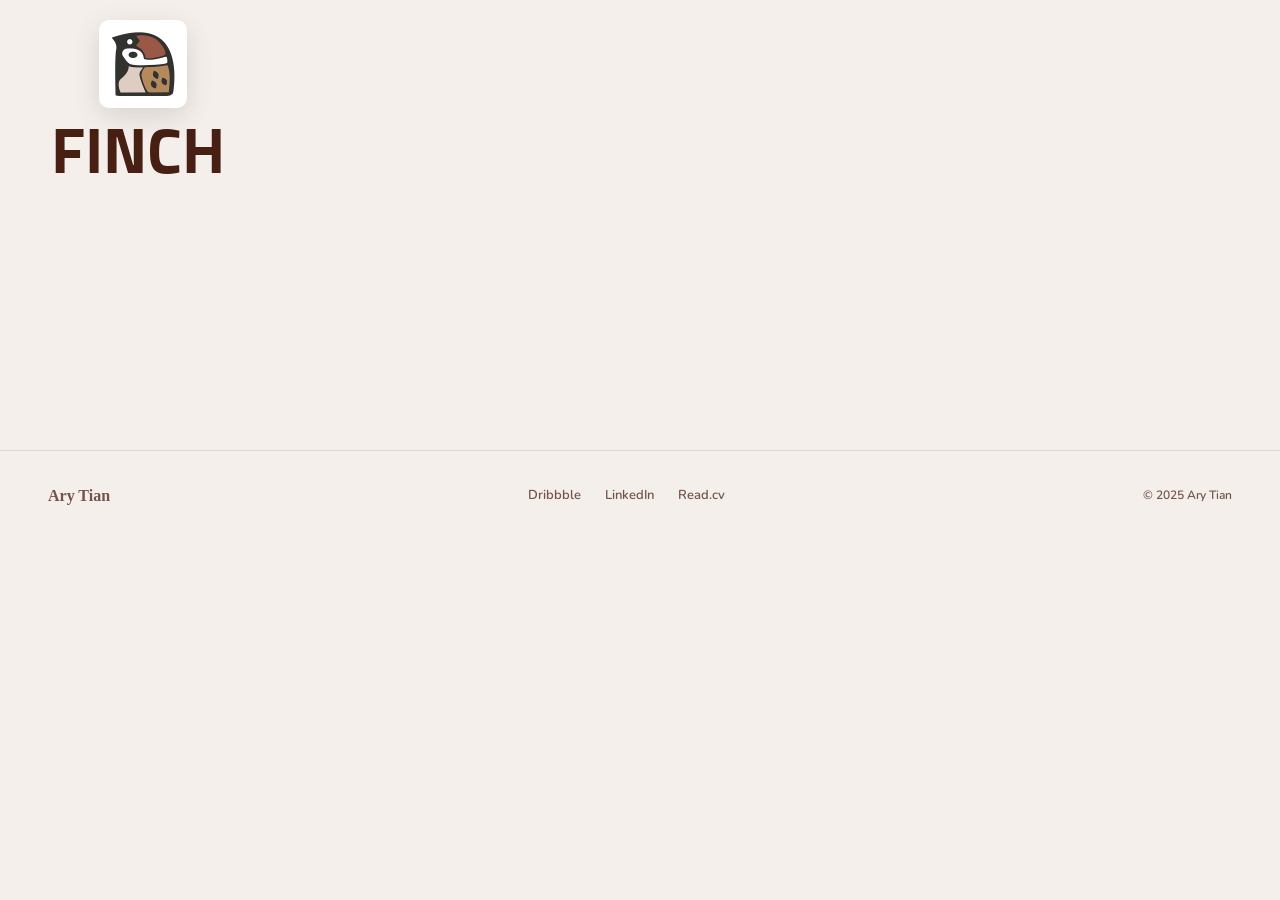
<file: finch.html>
<!DOCTYPE html>
<html lang="en">
<head>
<meta charset="UTF-8">
<meta name="viewport" content="width=device-width, initial-scale=1.0">
<title>FINCH — Ary Tian</title>
<link href="https://fonts.googleapis.com/css2?family=Nunito:ital,wght@0,400;0,600;0,700;1,400&family=Sunflower:wght@300;500;700&display=swap" rel="stylesheet">
<link rel="stylesheet" href="styleguide.css">
</head>
<body>

<header class="site-header">
  <nav class="nav-figma" aria-label="Primary">
    <div class="nav-figma-inner">
      <a href="index.html" class="nav-figma-logo" aria-label="Home">
        <img class="nav-figma-logo-mark" src="img/logo.png" alt="Ary Tian logo" width="128" height="128" decoding="async">
      </a>
      <ul class="nav-figma-links">
        <li class="nav-figma-dropdown">
          <button class="nav-figma-dropdown-toggle" type="button" aria-haspopup="true">PROJECTS</button>
          <ul class="nav-figma-dropdown-menu">
            <li><a href="vendorflow.html">Vendor Flow</a></li>
            <li><a href="artuesportsweb.html">ArtU Esports Wbsite</a></li>
            <li><a href="coffeebird.html">Coffee Bird</a></li>
            <li><a href="finch.html">FINCH</a></li>
          </ul>
        </li>
        <li><a href="about.html">ABOUT</a></li>
      </ul>
    </div>
  </nav>
</header>

<main class="page-sub fade-up">
  <h1 class="section-figma-title" style="margin-bottom: 1rem;">FINCH</h1>
</main>

<footer class="footer-figma">
  <div class="footer-logo">Ary Tian</div>
  <div class="footer-links">
    <a href="#">Dribbble</a>
    <a href="#">LinkedIn</a>
    <a href="#">Read.cv</a>
  </div>
  <span class="footer-copy">© 2025 Ary Tian</span>
</footer>

<script src="script.js"></script>
</body>
</html>
</file>
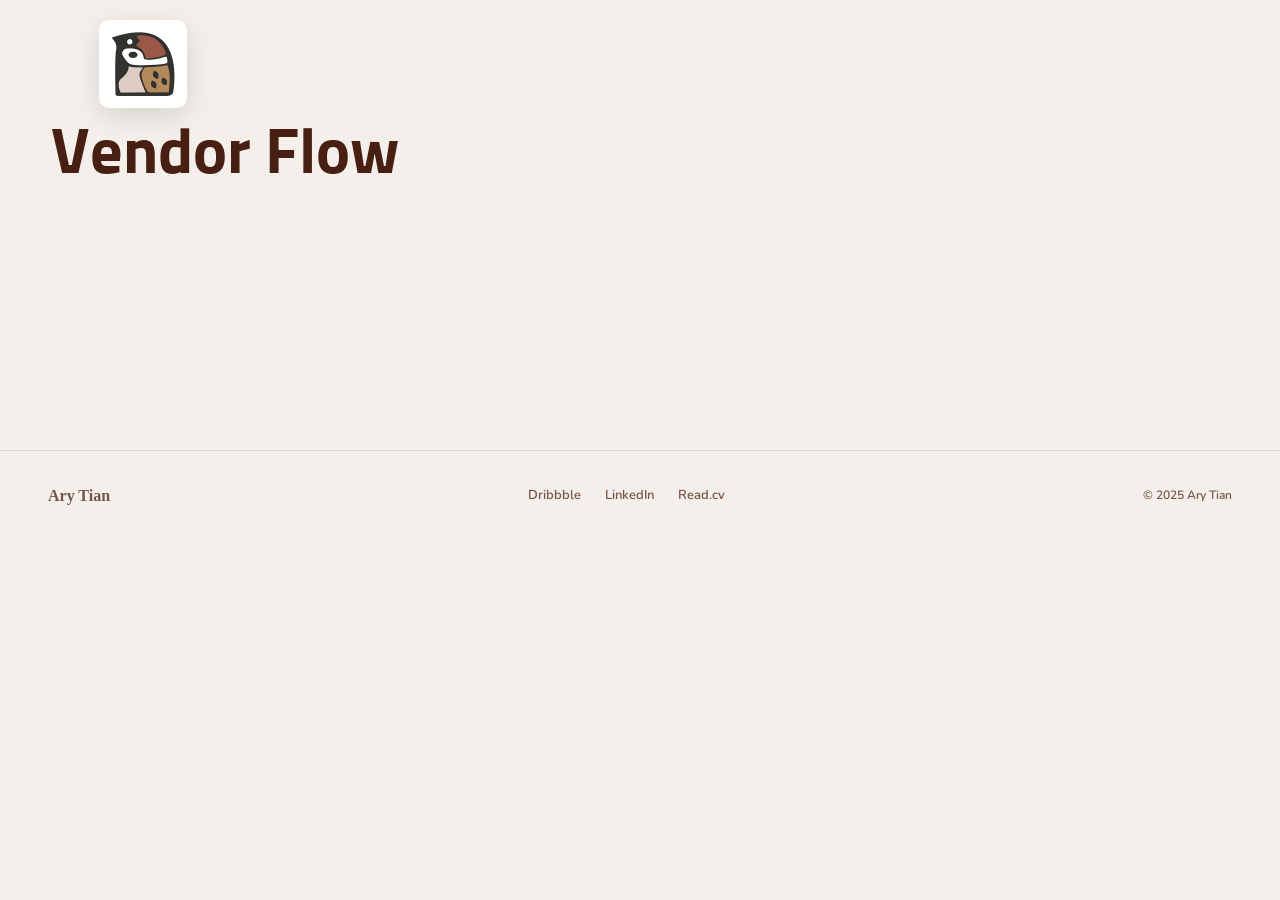
<file: vendorflow.html>
<!DOCTYPE html>
<html lang="en">
<head>
<meta charset="UTF-8">
<meta name="viewport" content="width=device-width, initial-scale=1.0">
<title>Vendor Flow — Ary Tian</title>
<link href="https://fonts.googleapis.com/css2?family=Nunito:ital,wght@0,400;0,600;0,700;1,400&family=Sunflower:wght@300;500;700&display=swap" rel="stylesheet">
<link rel="stylesheet" href="styleguide.css">
</head>
<body>

<header class="site-header">
  <nav class="nav-figma" aria-label="Primary">
    <div class="nav-figma-inner">
      <a href="index.html" class="nav-figma-logo" aria-label="Home">
        <img class="nav-figma-logo-mark" src="img/logo.png" alt="Ary Tian logo" width="128" height="128" decoding="async">
      </a>
      <ul class="nav-figma-links">
        <li class="nav-figma-dropdown">
          <button class="nav-figma-dropdown-toggle" type="button" aria-haspopup="true">PROJECTS</button>
          <ul class="nav-figma-dropdown-menu">
            <li><a href="vendorflow.html">Vendor Flow</a></li>
            <li><a href="artuesportsweb.html">ArtU Esports Wbsite</a></li>
            <li><a href="coffeebird.html">Coffee Bird</a></li>
            <li><a href="finch.html">FINCH</a></li>
          </ul>
        </li>
        <li><a href="about.html">ABOUT</a></li>
      </ul>
    </div>
  </nav>
</header>

<main class="page-sub fade-up">
  <h1 class="section-figma-title" style="margin-bottom: 1rem;">Vendor Flow</h1>
</main>

<footer class="footer-figma">
  <div class="footer-logo">Ary Tian</div>
  <div class="footer-links">
    <a href="#">Dribbble</a>
    <a href="#">LinkedIn</a>
    <a href="#">Read.cv</a>
  </div>
  <span class="footer-copy">© 2025 Ary Tian</span>
</footer>

<script src="script.js"></script>
</body>
</html>
</file>
<file: styleguide.css>
:root {
	--color-neutral-light: #ddeaad;
	--color-neutral-medium: #9fbe5a;
	--color-neutral-dark: #34451f;

	--color-main-light: #ead7c9;
	--color-main-medium: #956433;
	--color-main-dark: #49220a;

	--color-black: #000;
	--color-white: #fff;

	--header-height: 3rem;
	--spacing: 1rem;

	--font-serif: Georgia,"times New Roman",serif;
	--font-sans: Helvetiva, Arial, sans-serif;

	/* Portfolio layout aliases (use styleguide tokens) */
	--cream: var(--color-main-light);
	--ink: var(--color-main-dark);
	--muted: var(--color-neutral-medium);
	--accent: var(--color-main-medium);
	--accent-light: var(--color-main-light);
	--border: rgba(52, 69, 31, 0.15);
	--serif: var(--font-serif);
	--sans: var(--font-sans);

	/* Figma Desktop-1 (IXD-755) */
	--figma-page: #f4efeb;
	--figma-hero-text: #f4efeb;
	--figma-heading: #482013;
	--figma-nav-h: 88px;
}

.sunflower-title {
	font-family: "Sunflower", sans-serif;
	font-optical-sizing: auto;
	font-weight: 600;
	font-style: normal;
}

.nunito-body {
	font-family: "Nunito", sans-serif;
	font-optical-sizing: auto;
	font-weight: 600;
	font-style: normal;
}

h1, h2, h3, h4 {
	font-family: "Sunflower", sans-serif;
	font-optical-sizing: auto;
	font-weight: 600;
	font-style: normal;
}

*, *::before, *::after { box-sizing: border-box; margin: 0; padding: 0; }

html {
	scroll-behavior: smooth;
	scroll-padding-top: calc(var(--figma-nav-h) + 1rem);
}

body {
	font-family: "Nunito", var(--font-sans);
	font-optical-sizing: auto;
	font-weight: 600;
	font-style: normal;
	background: var(--figma-page);
	color: var(--figma-heading);
	font-size: 15px;
	line-height: 1.6;
	-webkit-font-smoothing: antialiased;
}

/* NAV */
nav {
	position: fixed; 
	top: 0; 
	left: 0; 
	right: 0; 
	z-index: 100;
	display: flex; align-items: center; justify-content: space-between;
	padding: 1.25rem 3rem;
	background: var(--cream);
	border-bottom: 1px solid var(--border);
}
.nav-logo {
	font-family: var(--font-serif);
	font-size: 1.1rem;
	letter-spacing: 0.02em;
}
.nav-links { display: flex; gap: 2rem; list-style: none; }
.nav-links a {
	text-decoration: none; color: var(--muted); font-size: 13px;
	letter-spacing: 0.06em; text-transform: uppercase; font-weight: 500;
	transition: color 0.2s;
}
.nav-links a:hover { color: var(--ink); }
.nav-cta {
	background: var(--ink); color: var(--cream) !important;
	padding: 0.45rem 1.1rem; border-radius: 2rem;
	font-size: 12px !important;
}
.nav-cta:hover { background: var(--accent); color: var(--cream); }

/* HERO */
.hero {
	min-height: 100vh; 
	padding: 0 3rem;
	display: grid; 
	grid-template-columns: 1fr 1fr; 
	gap: 4rem;
	align-items: center; 
	padding-top: 5rem;
}
.hero-text h1 {
	font-family: var(--font-serif); font-size: clamp(3rem, 6vw, 5.5rem);
	line-height: 1.08; font-weight: 700;
	letter-spacing: -0.02em; margin-bottom: 1.5rem;
}
.hero-text h1 em {
	font-style: italic; color: var(--accent);
}
.hero-sub {
	color: var(--muted); font-size: 16px; max-width: 38ch;
	margin-bottom: 2.5rem; line-height: 1.7;
}
.hero-actions { display: flex; gap: 1rem; align-items: center; }
.btn-primary {
	background: var(--ink); color: var(--cream);
	padding: 0.85rem 2rem; border-radius: 2rem;
	text-decoration: none; font-size: 14px; font-weight: 500;
	letter-spacing: 0.03em; transition: background 0.2s, transform 0.15s;
	display: inline-block;
}
.btn-primary:hover { background: var(--accent); transform: translateY(-1px); }
.btn-ghost {
	color: var(--ink); text-decoration: none;
	font-size: 14px; font-weight: 500;
	display: flex; align-items: center; gap: 0.4rem;
	border-bottom: 1px solid var(--ink); padding-bottom: 1px;
	transition: color 0.2s, border-color 0.2s;
}
.btn-ghost:hover { color: var(--accent); border-color: var(--accent); }

.hero-visual {
	display: flex; justify-content: center; align-items: center;
	position: relative;
}
.hero-img-wrap {
	width: 420px; height: 500px;
	border-radius: 12px 12px 80px 12px;
	overflow: hidden; position: relative;
	background: linear-gradient(135deg, #D8C8B8 0%, #C4AE98 100%);
}
.hero-img-fill {
	width: 100%; height: 100%;
	display: flex; align-items: center; justify-content: center;
	font-family: var(--font-serif); font-size: 1.1rem; color: rgba(73, 34, 10, 0.35);
	letter-spacing: 0.06em;
}
.hero-badge {
	position: absolute; bottom: 2rem; left: -2rem;
	background: var(--accent); color: var(--color-white);
	padding: 0.9rem 1.4rem; border-radius: 0.75rem;
	font-size: 13px; font-weight: 500; line-height: 1.4;
	box-shadow: 0 8px 24px rgba(149, 100, 51, 0.35);
}
.hero-badge strong { display: block; font-size: 1.5rem; font-weight: 700; }
.hero-stat {
	position: absolute; top: 2rem; right: -1.5rem;
	background: var(--color-white); padding: 0.9rem 1.4rem;
	border-radius: 0.75rem; font-size: 13px; color: var(--muted);
	box-shadow: 0 4px 20px rgba(0,0,0,0.08);
}
.hero-stat strong { display: block; font-size: 1.2rem; font-weight: 700; color: var(--ink); }

/* MARQUEE */
.marquee-wrap {
	border-top: 1px solid var(--border); border-bottom: 1px solid var(--border);
	padding: 0.9rem 0; overflow: hidden; display: flex;
}
.marquee-track {
	display: flex; gap: 3rem; animation: marquee 22s linear infinite;
	white-space: nowrap;
}
.marquee-item {
	font-family: var(--font-serif); font-style: italic;
	color: var(--muted); font-size: 1rem;
	display: flex; align-items: center; gap: 1rem;
}
.marquee-dot { width: 5px; height: 5px; border-radius: 50%; background: var(--accent); display: inline-block; }
@keyframes marquee { from { transform: translateX(0); } to { transform: translateX(-50%); } }

/* SECTION COMMON */
section { padding: 6rem 3rem; }
.section-label {
	font-size: 11px; text-transform: uppercase; letter-spacing: 0.12em;
	color: var(--accent); font-weight: 500; margin-bottom: 1rem;
}
.section-title {
	font-family: var(--font-serif); font-size: clamp(2rem, 4vw, 3rem);
	line-height: 1.15; margin-bottom: 3rem;
}


/* WORK */
.work-showcase {
	display: grid;
	gap: 1.35rem;
}

.work-grid {
	display: grid;
	grid-template-columns: repeat(3, minmax(0, 1fr));
	gap: 1rem;
}

.work-item {
	position: relative;
	overflow: hidden;
	border: 1px solid var(--figma-heading);
	border-radius: 36px;
	min-height: 407px;
	background-color: #d6d6d6;
	background-position: center;
	background-size: cover;
	background-repeat: no-repeat;
	display: block;
	text-decoration: none;
	color: inherit;
}

.work-item:hover {
	transform: translateY(-2px);
	transition: transform 0.2s ease;
}

.work-item:focus-visible {
	outline: 2px solid var(--color-main-medium);
	outline-offset: 2px;
}

.work-item--vendor {
	background-image: url("img/homepage_header.png");
}

.work-item--artu {
	background-image:
		linear-gradient(150deg, rgba(42, 14, 74, 0.45), rgba(0, 0, 0, 0.2)),
		url("img/homepage_header.png");
}

.work-item--coffee {
	background-color: #ececec;
	background-image:
		linear-gradient(160deg, rgba(255, 255, 255, 0.65), rgba(142, 142, 142, 0.2)),
		url("img/Areems.png");
	background-size: cover, 120%;
	background-position: center, center;
}

.work-item--finch {
	background-color: #e6f4ff;
	background-image:
		linear-gradient(160deg, rgba(255, 255, 255, 0.45), rgba(117, 163, 197, 0.18)),
		url("img/logo.png");
	background-size: cover, 74%;
	background-position: center, center;
}

.work-glass {
	position: absolute;
	left: 50%;
	top: 50%;
	transform: translate(-50%, -50%);
	width: min(74%, 274px);
	height: 281px;
	border-radius: 24px;
	border: 1px solid rgba(72, 32, 19, 0.28);
	backdrop-filter: blur(8px);
	background: linear-gradient(152deg, rgba(162, 113, 97, 0.4) 3%, rgba(199, 164, 119, 0.1) 94%);
	display: flex;
	align-items: center;
	justify-content: center;
	padding: 1rem;
}

.work-glass--left {
	left: clamp(1.9rem, 4vw, 2.6rem);
	top: 3.3rem;
	transform: none;
}

.work-glass h3 {
	font-family: "Sunflower", sans-serif;
	font-weight: 700;
	font-size: clamp(1.45rem, 2.1vw, 2.5rem);
	line-height: 1.1;
	text-align: center;
	color: #fff;
}

.work-item--artu .work-glass h3 {
	font-size: clamp(1.05rem, 1.5vw, 1.5rem);
}

.work-item--coffee .work-glass {
	background: linear-gradient(152deg, rgba(51, 51, 51, 0.1) 3%, rgba(153, 153, 153, 0.4) 94%);
}

.work-item--coffee .work-glass h3 {
	color: #353535;
	font-size: clamp(1.15rem, 1.65vw, 1.5rem);
}

.work-item--finch .work-glass {
	background: linear-gradient(152deg, rgba(204, 204, 204, 0.1) 3%, rgba(2, 2, 2, 0.4) 94%);
}

.work-item--finch .work-glass h3 {
	font-size: clamp(1.2rem, 1.75vw, 1.5rem);
}

/* SERVICES */
.services-section { background: var(--ink); color: var(--cream); }
.services-section .section-label { color: var(--accent); }
.services-section .section-title { color: var(--cream); }
.services-grid { display: grid; grid-template-columns: repeat(3, 1fr); gap: 2rem; }
.service-card {
	padding: 2rem; border: 1px solid rgba(255,255,255,0.1);
	border-radius: 12px; transition: border-color 0.2s, background 0.2s;
}
.service-card:hover { border-color: var(--accent); background: rgba(149, 100, 51, 0.12); }
.service-num {
	font-family: var(--font-serif); font-size: 2.5rem; color: rgba(255,255,255,0.12);
	margin-bottom: 1rem; line-height: 1;
}
.service-card h3 { font-family: var(--font-serif); font-size: 1.2rem; margin-bottom: 0.75rem; }
.service-card p { color: rgba(234, 215, 201, 0.65); font-size: 14px; line-height: 1.7; }

/* CONTACT */
.contact-inner {
	display: grid; grid-template-columns: 1fr 1fr; gap: 6rem; align-items: start;
}

.contact-inner--single {
	grid-template-columns: 1fr;
	max-width: 42rem;
}
.contact-form { display: flex; flex-direction: column; gap: 1.25rem; }
.form-row { display: grid; grid-template-columns: 1fr 1fr; gap: 1rem; }
.form-group { display: flex; flex-direction: column; gap: 0.4rem; }
.form-group label { font-size: 11px; text-transform: uppercase; letter-spacing: 0.1em; color: var(--muted); }
.form-group input, .form-group textarea {
	background: var(--color-white); border: 1px solid var(--border);
	border-radius: 8px; padding: 0.8rem 1rem; font-family: var(--font-sans);
	font-size: 14px; color: var(--ink); outline: none;
	transition: border-color 0.2s;
}
.form-group input:focus, .form-group textarea:focus { border-color: var(--accent); }
.form-group textarea { resize: vertical; min-height: 120px; }
.contact-left h2 { font-family: var(--font-serif); font-size: 2.5rem; line-height: 1.2; margin-bottom: 1.5rem; }
.contact-left p { color: var(--muted); line-height: 1.8; margin-bottom: 2rem; }
.contact-detail { display: flex; flex-direction: column; gap: 1rem; }
.contact-item { display: flex; align-items: center; gap: 1rem; }
.contact-icon {
	width: 40px; height: 40px; border-radius: 50%;
	border: 1px solid var(--border); display: flex; align-items: center;
	justify-content: center; font-size: 16px; flex-shrink: 0;
}
.contact-item span { font-size: 14px; color: var(--muted); }

/* FOOTER */
footer {
	padding: 2rem 3rem;
	border-top: 1px solid var(--border);
	display: flex; align-items: center; justify-content: space-between;
}
.footer-logo { font-family: var(--font-serif); font-size: 1rem; }
.footer-links { display: flex; gap: 1.5rem; }
.footer-links a {
	color: var(--muted); text-decoration: none; font-size: 13px;
	transition: color 0.2s;
}
.footer-links a:hover { color: var(--ink); }
.footer-copy { font-size: 12px; color: var(--muted); }

/* ANIMATE IN */
.fade-up {
	opacity: 0; transform: translateY(24px);
	transition: opacity 0.6s ease, transform 0.6s ease;
}
.fade-up.visible { opacity: 1; transform: none; }

/* ——— Figma landing (HiFi Desktop - 1) ——— */

.site-header {
	position: relative;
}

.nav-figma {
	position: fixed;
	top: 0;
	left: 0;
	right: 0;
	z-index: 200;
	min-height: var(--figma-nav-h);
	background: transparent;
	border-bottom: 0;
	display: flex;
	align-items: center;
	transition: transform 0.28s ease, opacity 0.2s ease, background 0.22s ease;
	will-change: transform;
}

.nav-figma.is-hidden {
	transform: translateY(calc(-1 * var(--figma-nav-h) - 24px));
	opacity: 0;
	pointer-events: none;
}

.nav-figma-inner {
	width: 100%;
	max-width: 1440px;
	margin: 0 auto;
	padding: 0 clamp(1.25rem, 4vw, 5.5rem);
	display: flex;
	align-items: center;
	justify-content: space-between;
	gap: 1.25rem;
	min-height: var(--figma-nav-h);
}

.nav-figma-logo {
	display: flex;
	align-items: center;
	justify-content: center;
	width: 88px;
	height: 88px;
	padding: 12px;
	background: var(--color-white);
	border-radius: 10px;
	box-shadow: 0 8px 28px rgba(0, 0, 0, 0.12);
	flex-shrink: 0;
	transition: transform 0.2s, box-shadow 0.2s;
}

.nav-figma-logo:hover {
	transform: translateY(-2px);
	box-shadow: 0 12px 32px rgba(0, 0, 0, 0.15);
}

.nav-figma-logo-mark {
	display: block;
	width: 64px;
	height: 64px;
	object-fit: contain;
	border-radius: 8px;
}

.nav-figma-links {
	display: flex;
	align-items: center;
	gap: clamp(1rem, 3vw, 1.9rem);
	list-style: none;
	flex-wrap: wrap;
	justify-content: flex-end;
}

.nav-figma-links > li {
	position: relative;
}

.nav-figma-links a {
	font-family: "Sunflower", sans-serif;
	font-weight: 700;
	font-size: clamp(0.85rem, 1.6vw, 1.1rem);
	color: var(--figma-hero-text);
	text-decoration: none;
	letter-spacing: 0.02em;
	transition: opacity 0.2s, color 0.2s;
}

.nav-figma-links a:hover {
	opacity: 0.88;
	color: var(--color-neutral-light);
}

.nav-figma.is-scrolled:hover {
	background: linear-gradient(180deg, var(--color-neutral-medium) 0%, transparent 100%);
}

.nav-figma.is-scrolled:hover .nav-figma-links a,
.nav-figma.is-scrolled:hover .nav-figma-dropdown-toggle {
	color: var(--color-main-dark);
}

.nav-figma-dropdown-toggle {
	font-family: "Sunflower", sans-serif;
	font-weight: 700;
	font-size: clamp(0.85rem, 1.6vw, 1.1rem);
	color: var(--figma-hero-text);
	background: transparent;
	border: 0;
	padding: 0;
	cursor: pointer;
	letter-spacing: 0.02em;
	transition: opacity 0.2s, color 0.2s;
}

.nav-figma-dropdown-toggle:hover,
.nav-figma-dropdown:focus-within .nav-figma-dropdown-toggle {
	opacity: 0.88;
	color: var(--color-neutral-light);
}

.nav-figma-dropdown-menu {
	position: absolute;
	top: calc(100% + 0.75rem);
	left: 0;
	min-width: 200px;
	background: rgba(255, 255, 255, 0.96);
	border: 1px solid rgba(72, 32, 19, 0.2);
	border-radius: 12px;
	padding: 0.45rem;
	list-style: none;
	display: flex;
	flex-direction: column;
	gap: 0.1rem;
	opacity: 0;
	visibility: hidden;
	transform: translateY(8px);
	transition: opacity 0.18s ease, transform 0.18s ease, visibility 0.18s ease;
	box-shadow: 0 14px 34px rgba(0, 0, 0, 0.16);
}

.nav-figma-dropdown:hover .nav-figma-dropdown-menu,
.nav-figma-dropdown:focus-within .nav-figma-dropdown-menu {
	opacity: 1;
	visibility: visible;
	transform: translateY(0);
}

.nav-figma-dropdown-menu a {
	display: block;
	font-family: "Nunito", var(--font-sans);
	font-size: 0.95rem;
	font-weight: 700;
	color: var(--figma-heading);
	padding: 0.45rem 0.65rem;
	border-radius: 8px;
	text-transform: none;
	letter-spacing: 0.01em;
}

.nav-figma-dropdown-menu a:hover {
	background: rgba(72, 32, 19, 0.08);
	color: var(--figma-heading);
	opacity: 1;
}

.hero-figma {
	position: relative;
	padding-top: var(--figma-nav-h);
	min-height: min(92vh, 900px);
	display: flex;
	align-items: stretch;
	overflow: hidden;
}

.hero-figma-bg {
	position: absolute;
	inset: 0;
	background-color: var(--figma-page);
	background-image: url("img/homepage_header.png");
	background-position: center top;
	background-size: cover;
	background-repeat: no-repeat;
}

.hero-figma-inner {
	position: relative;
	z-index: 1;
	width: 100%;
	max-width: 1440px;
	margin: 0 auto;
	padding: clamp(2rem, 5vw, 4.5rem) clamp(1.25rem, 4vw, 5.5rem) clamp(3rem, 6vw, 5rem);
	display: grid;
	grid-template-columns: minmax(0, 1fr) minmax(0, 1fr);
	gap: clamp(2rem, 4vw, 4rem);
	align-items: start;
}

.hero-figma-name {
	font-family: "Sunflower", sans-serif;
	font-weight: 700;
	font-size: clamp(3.5rem, 10vw, 8rem);
	line-height: 1.02;
	color: var(--figma-hero-text);
	letter-spacing: -0.02em;
	text-shadow: 0 2px 24px rgba(0, 0, 0, 0.35), 0 1px 3px rgba(0, 0, 0, 0.4);
}

.hero-figma-role {
	margin-top: 0.75rem;
	font-family: "Sunflower", sans-serif;
	font-weight: 700;
	font-size: clamp(1.35rem, 2.8vw, 2.25rem);
	color: var(--figma-hero-text);
	text-shadow: 0 2px 16px rgba(0, 0, 0, 0.35), 0 1px 2px rgba(0, 0, 0, 0.4);
}

.hero-figma-bio {
	margin-top: 1.5rem;
	max-width: 33rem;
	font-family: "Nunito", var(--font-sans);
	font-weight: 400;
	font-size: clamp(1rem, 1.6vw, 1.5rem);
	line-height: 1.55;
	color: var(--figma-hero-text);
	text-shadow: 0 1px 12px rgba(0, 0, 0, 0.4), 0 1px 2px rgba(0, 0, 0, 0.35);
}

.hero-figma-photo-wrap {
	justify-self: end;
	width: 100%;
	max-width: 635px;
}

.hero-figma-photo {
	display: block;
	width: 100%;
	max-width: 635px;
	height: auto;
	border-radius: 20px;
	object-fit: contain;
	object-position: center bottom;
	filter: drop-shadow(0 20px 36px rgba(0, 0, 0, 0.4));
}

.section-figma {
	padding-left: clamp(1.25rem, 4vw, 5.5rem);
	padding-right: clamp(1.25rem, 4vw, 5.5rem);
}

.section-figma--cream {
	background: var(--figma-page);
}

.section-figma-title {
	font-family: "Sunflower", sans-serif;
	font-weight: 700;
	font-size: clamp(2.5rem, 5vw, 4rem);
	line-height: 1.1;
	color: var(--figma-heading);
	margin-bottom: 2rem;
}

.section-label--figma {
	color: var(--figma-heading);
	letter-spacing: 0.14em;
}

.skills-intro {
	font-family: "Nunito", var(--font-sans);
	font-size: 1.05rem;
	color: rgba(72, 32, 19, 0.75);
	max-width: 36rem;
	margin-bottom: 1.25rem;
}

.section-figma--cream .skills-list {
	margin-top: 0.5rem;
}

.section-figma--cream .skill-tag {
	border-color: rgba(72, 32, 19, 0.35);
	color: var(--figma-heading);
	background: rgba(255, 255, 255, 0.55);
}

.about-figma .about-portrait {
	background: linear-gradient(160deg, #d4c4b8, #a88f7c);
}

.about-figma .about-body p:not(.section-label) {
	color: rgba(72, 32, 19, 0.82);
}

.about-figma .about-body > p:nth-of-type(2) {
	font-size: 1.12rem;
	color: var(--figma-heading);
	line-height: 1.65;
}

.section-figma-services.services-section {
	background: var(--figma-heading);
	color: var(--figma-page);
}

.section-figma-services .section-label {
	color: var(--color-neutral-light);
}

.section-figma-services .section-title {
	color: var(--figma-page);
}

.section-figma-services .service-card p {
	color: rgba(244, 239, 235, 0.72);
}

.section-figma--cream .contact-left h2 {
	color: var(--figma-heading);
}

.section-figma--cream .form-group label {
	color: rgba(72, 32, 19, 0.65);
}

.page-sub {
	padding: calc(var(--figma-nav-h) + 2rem) clamp(1.25rem, 4vw, 5.5rem) 3rem;
	min-height: 50vh;
	background: var(--figma-page);
}

.footer-figma {
	background: var(--figma-page);
	border-top: 1px solid rgba(72, 32, 19, 0.12);
}

.footer-figma .footer-logo,
.footer-figma .footer-links a,
.footer-figma .footer-copy {
	color: rgba(72, 32, 19, 0.75);
}

.footer-figma .footer-links a:hover {
	color: var(--figma-heading);
}

#work .section-figma-title {
	padding-top: 0.5rem;
}

#work .section-figma-title {
	font-size: clamp(2.5rem, 5vw, 4rem);
}

@media (max-width: 960px) {
	.hero-figma-inner {
		grid-template-columns: 1fr;
	}

	.hero-figma-photo-wrap {
		justify-self: stretch;
		max-width: none;
	}

	.nav-figma-inner {
		flex-wrap: wrap;
		justify-content: center;
		padding-top: 0.25rem;
		padding-bottom: 0.25rem;
		min-height: auto;
	}

	.nav-figma-logo {
		width: 88px;
		height: 88px;
	}

	.nav-figma-logo-mark {
		width: 64px;
		height: 64px;
	}
}

@media (max-width: 720px) {
	.contact-inner {
		grid-template-columns: 1fr;
		gap: 3rem;
	}

	.work-grid {
		grid-template-columns: 1fr;
	}

	.work-item {
		min-height: 340px;
	}

	.work-glass {
		height: 220px;
	}

	.services-grid {
		grid-template-columns: 1fr;
	}

	.about-grid {
		grid-template-columns: 1fr;
	}

	.about-page .about-hero-inner {
		grid-template-columns: 1fr;
		justify-items: center;
		text-align: center;
	}

	.about-page .hero-text p {
		max-width: none;
	}

	.about-page .skills-grid {
		grid-template-columns: 1fr;
	}

	.about-page .exp-header {
		flex-direction: column;
		align-items: flex-start;
	}

	.about-page .exp-dates {
		white-space: normal;
	}
}

/* ——— About page (from ary_tian_about.html, scoped) ——— */

.about-page .about-page-main {
	background: var(--figma-page);
}

.about-page .about-hero {
	position: relative;
	overflow: hidden;
	padding: calc(var(--figma-nav-h) + 1.25rem) 0 2.5rem;
	min-height: min(58vh, 560px);
	background-color: var(--figma-page);
	background-image: url("img/homepage_header.png");
	background-position: center top;
	background-size: cover;
	background-repeat: no-repeat;
}

.about-page .about-hero-inner {
	position: relative;
	z-index: 1;
	max-width: 760px;
	margin: 0 auto;
	padding: 0 2.5rem 3.5rem;
	display: grid;
	grid-template-columns: 200px 1fr;
	gap: 2.5rem;
	align-items: center;
}

.about-page .profile-photo-wrap {
	position: relative;
}

.about-page .profile-photo {
	width: 200px;
	height: 210px;
	border-radius: 16px 16px 60px 16px;
	background: linear-gradient(145deg, #c8b898, #a89878);
	border: 3px solid rgba(255, 255, 255, 0.2);
	display: flex;
	align-items: center;
	justify-content: center;
	overflow: hidden;
	position: relative;
	box-shadow: 0 16px 48px rgba(0, 0, 0, 0.35);
}

.about-page .profile-photo img {
	width: 100%;
	height: 100%;
	object-fit: cover;
	border-radius: 14px 14px 58px 14px;
	display: block;
}

.about-page .profile-badge {
	position: absolute;
	bottom: -12px;
	right: -12px;
	background: var(--color-neutral-medium);
	color: var(--color-white);
	font-family: "Sunflower", sans-serif;
	font-weight: 700;
	font-size: 11px;
	padding: 0.4rem 0.8rem;
	border-radius: 20px;
	letter-spacing: 0.06em;
	box-shadow: 0 4px 16px rgba(159, 190, 90, 0.45);
	white-space: nowrap;
}

.about-page .hero-text h1 {
	font-family: "Sunflower", sans-serif;
	font-weight: 700;
	font-size: clamp(2.5rem, 5vw, 3.8rem);
	color: var(--figma-hero-text);
	line-height: 1.05;
	margin-bottom: 1rem;
	letter-spacing: -0.01em;
	text-shadow: 0 2px 24px rgba(0, 0, 0, 0.35), 0 1px 3px rgba(0, 0, 0, 0.4);
}

.about-page .hero-text p {
	color: rgba(244, 239, 235, 0.88);
	font-size: 15px;
	line-height: 1.75;
	max-width: 45ch;
	text-shadow: 0 1px 12px rgba(0, 0, 0, 0.4), 0 1px 2px rgba(0, 0, 0, 0.35);
}

.about-page .hero-wave {
	background: var(--figma-page);
}

.about-page .hero-wave svg {
	display: block;
	width: 100%;
	height: 65px;
}

.about-page .page-body {
	max-width: 760px;
	margin: 0 auto;
	padding: 0 2.5rem 2rem;
}

.about-page .about-block {
	padding: 3.5rem 0;
	border-bottom: 1px solid var(--border);
}

.about-page .about-block:last-of-type {
	border-bottom: none;
}

.about-page .section-heading {
	font-family: "Sunflower", sans-serif;
	font-weight: 700;
	font-size: 2rem;
	color: var(--figma-heading);
	margin-bottom: 1.5rem;
	position: relative;
	display: inline-block;
}

.about-page .section-heading::after {
	content: "";
	display: block;
	height: 3px;
	border-radius: 2px;
	background: var(--color-neutral-medium);
	width: 40px;
	margin-top: 6px;
}

.about-page .story-body p {
	color: rgba(72, 32, 19, 0.72);
	font-size: 15px;
	line-height: 1.8;
	margin-bottom: 1.1rem;
}

.about-page .story-body p:last-child {
	margin-bottom: 0;
}

.about-page .story-body p strong {
	color: var(--figma-heading);
	font-weight: 700;
}

.about-page .experience-list {
	display: flex;
	flex-direction: column;
	gap: 1rem;
}

.about-page .exp-card {
	background: var(--color-white);
	border: 1.5px solid var(--border);
	border-radius: 14px;
	padding: 1.5rem 1.75rem;
	position: relative;
	overflow: hidden;
	transition: border-color 0.25s, transform 0.25s, box-shadow 0.25s;
}

.about-page .exp-card::before {
	content: "";
	position: absolute;
	left: 0;
	top: 0;
	bottom: 0;
	width: 4px;
	background: var(--color-neutral-medium);
	border-radius: 4px 0 0 4px;
	opacity: 0;
	transition: opacity 0.25s;
}

.about-page .exp-card:hover {
	border-color: var(--color-neutral-medium);
	transform: translateX(4px);
	box-shadow: 0 6px 28px rgba(159, 190, 90, 0.15);
}

.about-page .exp-card:hover::before {
	opacity: 1;
}

.about-page .exp-header {
	display: flex;
	justify-content: space-between;
	align-items: flex-start;
	gap: 1rem;
	margin-bottom: 0.3rem;
}

.about-page .exp-title {
	font-family: "Sunflower", sans-serif;
	font-weight: 700;
	font-size: 1.15rem;
	color: var(--figma-heading);
}

.about-page .exp-dates {
	font-size: 12px;
	color: rgba(72, 32, 19, 0.55);
	white-space: nowrap;
	padding-top: 4px;
	font-weight: 600;
	letter-spacing: 0.03em;
}

.about-page .exp-company {
	font-size: 13px;
	color: var(--color-main-medium);
	font-weight: 700;
	margin-bottom: 0.65rem;
	letter-spacing: 0.02em;
}

.about-page .exp-desc {
	font-size: 14px;
	color: rgba(72, 32, 19, 0.72);
	line-height: 1.7;
}

.about-page .skills-grid {
	display: grid;
	grid-template-columns: repeat(3, 1fr);
	gap: 2rem;
}

.about-page .skill-col-title {
	font-family: "Sunflower", sans-serif;
	font-weight: 700;
	font-size: 1rem;
	color: var(--figma-heading);
	margin-bottom: 0.9rem;
	padding-bottom: 0.5rem;
	border-bottom: 2px solid var(--color-neutral-medium);
	display: inline-block;
}

.about-page .skill-col ul {
	list-style: none;
	display: flex;
	flex-direction: column;
	gap: 0.45rem;
}

.about-page .skill-col ul li {
	font-size: 14px;
	color: rgba(72, 32, 19, 0.72);
	padding: 0.3rem 0;
	display: flex;
	align-items: center;
	gap: 0.5rem;
}

.about-page .skill-col ul li::before {
	content: "";
	width: 6px;
	height: 6px;
	border-radius: 50%;
	background: var(--color-main-medium);
	flex-shrink: 0;
}

.about-page .connect-desc {
	color: rgba(72, 32, 19, 0.72);
	font-size: 15px;
	line-height: 1.75;
	margin-bottom: 2rem;
	max-width: 55ch;
}

.about-page .connect-buttons {
	display: flex;
	flex-wrap: wrap;
	gap: 0.75rem;
}

.about-page .connect-btn {
	display: inline-flex;
	align-items: center;
	gap: 0.55rem;
	padding: 0.65rem 1.4rem;
	border: 1.5px solid var(--border);
	border-radius: 10px;
	background: var(--color-white);
	font-family: "Nunito", var(--font-sans);
	font-size: 14px;
	font-weight: 700;
	color: var(--figma-heading);
	text-decoration: none;
	cursor: pointer;
	transition: border-color 0.2s, background 0.2s, color 0.2s, transform 0.15s;
}

.about-page .connect-btn:hover {
	border-color: var(--color-neutral-medium);
	background: var(--color-neutral-medium);
	color: var(--color-white);
	transform: translateY(-2px);
}

.about-page .connect-btn svg {
	width: 16px;
	height: 16px;
	flex-shrink: 0;
}

.about-page .fade-up.d1 {
	transition-delay: 0.08s;
}

.about-page .fade-up.d2 {
	transition-delay: 0.16s;
}

.about-page .fade-up.d3 {
	transition-delay: 0.24s;
}

/* --- ArtU Esports case study page --- */
.artu-page .artu-main {
	background: #0d0d0d;
	color: #f2f2f2;
	font-family: "Barlow", sans-serif;
	font-weight: 400;
	overflow-x: hidden;
}

.artu-page .artu-main .hero {
	min-height: 100vh;
	display: grid;
	grid-template-rows: 1fr auto;
	padding-top: var(--figma-nav-h);
	position: relative;
	overflow: hidden;
}

.artu-page .hero-bg {
	position: absolute;
	inset: 0;
	background: radial-gradient(ellipse 70% 50% at 80% 30%, rgba(237, 31, 36, 0.08) 0%, transparent 60%), radial-gradient(ellipse 50% 60% at 20% 80%, rgba(29, 33, 53, 0.6) 0%, transparent 60%), #0d0d0d;
	z-index: 0;
}

.artu-page .hero-lines {
	position: absolute;
	inset: 0;
	z-index: 1;
	background-image: linear-gradient(rgba(255, 255, 255, 0.025) 1px, transparent 1px), linear-gradient(90deg, rgba(255, 255, 255, 0.025) 1px, transparent 1px);
	background-size: 60px 60px;
	mask-image: radial-gradient(ellipse at center, black 30%, transparent 80%);
}

.artu-page .hero-slash {
	position: absolute;
	top: 0;
	right: 0;
	width: 55%;
	height: 100%;
	background: linear-gradient(135deg, transparent 40%, rgba(29, 33, 53, 0.3) 100%);
	clip-path: polygon(20% 0, 100% 0, 100% 100%, 0 100%);
	z-index: 1;
}

.artu-page .hero-red-bar {
	position: absolute;
	left: 0;
	top: var(--figma-nav-h);
	width: 4px;
	height: calc(100% - var(--figma-nav-h));
	background: linear-gradient(to bottom, #ed1f24, transparent);
	z-index: 3;
}

.artu-page .hero-content {
	position: relative;
	z-index: 2;
	display: flex;
	flex-direction: column;
	justify-content: center;
	padding: 80px 80px 0;
	max-width: 900px;
}

.artu-page .hero-title,
.artu-page .hero-title-sub,
.artu-page .meta-val,
.artu-page .section-title,
.artu-page .goal-title,
.artu-page .step-name,
.artu-page .callout-left h3,
.artu-page .outcome-statement h3,
.artu-page .takeaway-content h4 {
	font-family: "Barlow Condensed", sans-serif;
	font-style: italic;
	text-transform: uppercase;
}

.artu-page .hero-eyebrow { display: flex; align-items: center; gap: 12px; margin-bottom: 28px; }
.artu-page .hero-eyebrow-tag { font-size: 10px; letter-spacing: 0.3em; text-transform: uppercase; color: #ed1f24; font-weight: 600; }
.artu-page .hero-eyebrow-dot { width: 4px; height: 4px; border-radius: 50%; background: #4a5480; }
.artu-page .hero-eyebrow-num { font-size: 10px; letter-spacing: 0.2em; text-transform: uppercase; color: #4a5480; }
.artu-page .hero-title { font-weight: 900; font-size: clamp(72px, 10vw, 140px); line-height: 0.88; letter-spacing: -0.01em; color: #fff; margin-bottom: 6px; }
.artu-page .hero-title .red { color: #ed1f24; }
.artu-page .hero-title-sub { font-weight: 700; font-size: clamp(20px, 3vw, 36px); letter-spacing: 0.06em; color: #8a93be; margin-bottom: 40px; }
.artu-page .hero-desc { font-size: 15px; line-height: 1.7; color: #8a93be; font-weight: 300; max-width: 520px; margin-bottom: 52px; border-left: 2px solid #ed1f24; padding-left: 20px; }
.artu-page .hero-meta { display: flex; border: 1px solid rgba(255, 255, 255, 0.14); width: fit-content; }
.artu-page .hero-meta-item { padding: 16px 28px; border-right: 1px solid rgba(255, 255, 255, 0.14); display: flex; flex-direction: column; gap: 4px; }
.artu-page .hero-meta-item:last-child { border-right: none; }
.artu-page .meta-label { font-size: 9px; letter-spacing: 0.3em; text-transform: uppercase; color: #4a5480; }
.artu-page .meta-val { font-weight: 700; font-size: 16px; letter-spacing: 0.05em; color: #f2f2f2; }

.artu-page .hero-bottom { position: relative; z-index: 2; padding: 0 80px 60px; display: flex; align-items: flex-end; }
.artu-page .scroll-hint { display: flex; flex-direction: column; align-items: center; gap: 8px; color: #4a5480; font-size: 10px; letter-spacing: 0.2em; text-transform: uppercase; }
.artu-page .scroll-line { width: 1px; height: 48px; background: linear-gradient(to bottom, #ed1f24, transparent); animation: scrollPulse 2s ease-in-out infinite; }

@keyframes scrollPulse {
	0%, 100% { opacity: 0.4; transform: scaleY(1); }
	50% { opacity: 1; transform: scaleY(1.1); }
}

.artu-page .hero-mockup { position: absolute; right: 48px; top: 50%; transform: translateY(-50%); width: 380px; z-index: 2; }
.artu-page .mockup-browser { background: #1d2135; border: 1px solid rgba(255, 255, 255, 0.14); border-radius: 8px; overflow: hidden; }
.artu-page .mockup-bar { background: #2b3252; padding: 10px 14px; display: flex; align-items: center; gap: 6px; }
.artu-page .mockup-dot { width: 8px; height: 8px; border-radius: 50%; }
.artu-page .mockup-screen { height: 220px; background: linear-gradient(135deg, #0d0d0d 0%, #1d2135 100%); display: flex; flex-direction: column; align-items: center; justify-content: center; gap: 12px; position: relative; overflow: hidden; }
.artu-page .mockup-screen::before { content: ""; position: absolute; inset: 0; background: radial-gradient(ellipse at 60% 40%, rgba(237, 31, 36, 0.12) 0%, transparent 60%); }
.artu-page .mockup-logo-text { font-family: "Barlow Condensed", sans-serif; font-weight: 900; font-style: italic; font-size: 36px; text-transform: uppercase; letter-spacing: 0.05em; color: #fff; position: relative; z-index: 1; }
.artu-page .mockup-logo-text span { color: #ed1f24; }
.artu-page .mockup-sub { font-family: "Barlow Condensed", sans-serif; font-size: 11px; letter-spacing: 0.3em; text-transform: uppercase; color: #4a5480; position: relative; z-index: 1; }
.artu-page .mockup-nav-fake { position: absolute; bottom: 0; left: 0; right: 0; height: 32px; background: rgba(13, 13, 13, 0.8); display: flex; align-items: center; padding: 0 16px; gap: 20px; z-index: 2; }
.artu-page .fake-nav-item { font-size: 9px; letter-spacing: 0.15em; text-transform: uppercase; color: #4a5480; }
.artu-page .fake-nav-item.active { color: #ed1f24; }

.artu-page .artu-main section { padding: 96px 80px; position: relative; }
.artu-page .problem-section,.artu-page .goals-section,.artu-page .challenges-section,.artu-page .takeaways-section { background: #0d0d0d; }
.artu-page .research-section,.artu-page .process-section,.artu-page .outcome-section { background: #1d2135; }
.artu-page .section-header { display: flex; align-items: center; gap: 16px; margin-bottom: 48px; }
.artu-page .section-num { font-family: "Barlow Condensed", sans-serif; font-weight: 900; font-style: italic; font-size: 11px; letter-spacing: 0.2em; color: #ed1f24; text-transform: uppercase; }
.artu-page .section-line { flex: 1; height: 1px; background: rgba(255, 255, 255, 0.14); max-width: 48px; }
.artu-page .section-title { font-weight: 800; font-size: clamp(36px, 4vw, 56px); letter-spacing: 0.02em; color: #fff; line-height: 0.95; margin-bottom: 20px; }
.artu-page .section-body { font-size: 15px; line-height: 1.75; color: #8a93be; font-weight: 300; max-width: 640px; }

.artu-page .stat-row,.artu-page .outcome-metrics { display: grid; grid-template-columns: repeat(3, 1fr); gap: 1px; background: rgba(255, 255, 255, 0.08); border: 1px solid rgba(255, 255, 255, 0.08); margin-top: 48px; }
.artu-page .stat-cell,.artu-page .outcome-cell { background: inherit; padding: 36px 32px; position: relative; }
.artu-page .problem-section .stat-cell { background: #0d0d0d; }
.artu-page .outcome-section .outcome-cell { background: #1d2135; }
.artu-page .stat-cell::before { content: ""; position: absolute; top: 0; left: 0; right: 0; height: 3px; background: #ed1f24; }
.artu-page .outcome-cell::after { content: ""; position: absolute; bottom: 0; left: 0; right: 0; height: 2px; background: linear-gradient(90deg, #ed1f24, transparent); }
.artu-page .stat-num,.artu-page .outcome-big { font-family: "Barlow Condensed", sans-serif; font-weight: 900; font-style: italic; font-size: 52px; color: #ed1f24; line-height: 1; margin-bottom: 8px; }
.artu-page .outcome-big { font-size: 56px; }
.artu-page .stat-desc,.artu-page .outcome-label { font-size: 12px; color: #8a93be; font-weight: 300; line-height: 1.5; text-transform: uppercase; letter-spacing: 0.12em; }

.artu-page .findings-grid,.artu-page .quote-block,.artu-page .goals-grid,.artu-page .takeaway-grid { display: grid; grid-template-columns: 1fr 1fr; gap: 16px; margin-top: 40px; }
.artu-page .finding-card,.artu-page .quote,.artu-page .goal-card,.artu-page .takeaway-item { background: #0d0d0d; border: 1px solid rgba(255, 255, 255, 0.14); padding: 24px 28px; }
.artu-page .finding-card { border-left: 3px solid #ed1f24; }
.artu-page .finding-card-label,.artu-page .goal-tag { font-size: 9px; letter-spacing: 0.25em; text-transform: uppercase; color: #ed1f24; margin-bottom: 10px; }
.artu-page .finding-card-body,.artu-page .goal-body,.artu-page .quote-attr,.artu-page .takeaway-content p { font-size: 13px; line-height: 1.65; color: #8a93be; font-weight: 300; }
.artu-page .quote { position: relative; }
.artu-page .quote::before { content: "\""; font-family: "Barlow Condensed", sans-serif; font-size: 80px; font-weight: 900; color: #ed1f24; opacity: 0.2; position: absolute; top: 8px; left: 20px; line-height: 1; }
.artu-page .quote-text { font-size: 14px; font-style: italic; color: #f2f2f2; line-height: 1.6; margin-bottom: 12px; position: relative; z-index: 1; padding-top: 20px; }
.artu-page .goal-card { background: #1d2135; padding: 32px; }
.artu-page .goal-card.primary { border-top: 3px solid #ed1f24; grid-column: span 2; display: grid; grid-template-columns: 1fr 1fr; gap: 40px; }
.artu-page .goal-title { font-weight: 800; font-size: 28px; letter-spacing: 0.03em; color: #fff; margin-bottom: 12px; }

.artu-page .process-steps { margin-top: 48px; }
.artu-page .process-step { display: grid; grid-template-columns: 80px 1fr; border-bottom: 1px solid rgba(255, 255, 255, 0.08); }
.artu-page .process-step:first-child { border-top: 1px solid rgba(255, 255, 255, 0.08); }
.artu-page .step-index { display: flex; justify-content: center; padding: 32px 0; border-right: 1px solid rgba(255, 255, 255, 0.08); }
.artu-page .step-index-num { font-family: "Barlow Condensed", sans-serif; font-weight: 900; font-style: italic; font-size: 13px; letter-spacing: 0.1em; color: #ed1f24; text-transform: uppercase; }
.artu-page .step-body { padding: 32px 40px; display: grid; grid-template-columns: 200px 1fr; gap: 32px; }
.artu-page .step-name { font-weight: 700; font-size: 18px; letter-spacing: 0.05em; color: #fff; line-height: 1.2; }
.artu-page .step-desc { font-size: 13px; line-height: 1.7; color: #8a93be; font-weight: 300; }

.artu-page .challenge-callout { background: #1d2135; border: 1px solid rgba(255, 255, 255, 0.14); border-left: 4px solid #ed1f24; padding: 40px 48px; margin-top: 40px; display: grid; grid-template-columns: 1fr 1fr; gap: 48px; }
.artu-page .callout-left h3 { font-weight: 800; font-size: 28px; color: #fff; margin-bottom: 16px; }
.artu-page .callout-left p,.artu-page .lesson-text { font-size: 14px; line-height: 1.75; color: #8a93be; font-weight: 300; }
.artu-page .callout-right { display: flex; flex-direction: column; gap: 16px; }
.artu-page .lesson-item { display: flex; gap: 16px; }
.artu-page .lesson-icon { width: 28px; height: 28px; border: 1px solid #ed1f24; flex-shrink: 0; display: flex; align-items: center; justify-content: center; font-family: "Barlow Condensed", sans-serif; font-weight: 900; font-size: 13px; color: #ed1f24; }

.artu-page .outcome-statement { background: #0d0d0d; border: 1px solid rgba(255, 255, 255, 0.14); border-top: 3px solid #ed1f24; padding: 48px; margin-top: 40px; }
.artu-page .outcome-statement h3 { font-weight: 900; font-size: 36px; color: #fff; margin-bottom: 20px; letter-spacing: 0.02em; }
.artu-page .outcome-statement p { font-size: 15px; line-height: 1.8; color: #8a93be; font-weight: 300; max-width: 700px; }
.artu-page .skills-row { display: flex; flex-wrap: wrap; gap: 8px; margin-top: 28px; }
.artu-page .skill-tag { font-size: 10px; letter-spacing: 0.15em; text-transform: uppercase; padding: 6px 16px; border: 1px solid rgba(255, 255, 255, 0.14); color: #4a5480; }
.artu-page .skill-tag.active { border-color: #ed1f24; color: #ed1f24; background: rgba(237, 31, 36, 0.15); }

.artu-page .takeaway-item { display: flex; gap: 20px; border-bottom: 2px solid #ed1f24; background: #1d2135; }
.artu-page .takeaway-num { font-family: "Barlow Condensed", sans-serif; font-weight: 900; font-size: 40px; font-style: italic; color: #ed1f24; opacity: 0.3; line-height: 1; width: 40px; }
.artu-page .takeaway-content h4 { font-weight: 700; font-size: 16px; letter-spacing: 0.06em; color: #fff; margin-bottom: 8px; }

@media (max-width: 1100px) {
	.artu-page .hero-mockup { position: static; transform: none; width: min(420px, 100%); margin: 1rem auto 0; }
	.artu-page .hero-content { max-width: none; padding-right: 3rem; }
}

@media (max-width: 860px) {
	.artu-page .hero-content, .artu-page .hero-bottom, .artu-page .artu-main section { padding-left: 24px; padding-right: 24px; }
	.artu-page .hero-meta { flex-wrap: wrap; }
	.artu-page .hero-meta-item { border-right: none; border-top: 1px solid rgba(255,255,255,.14); width: 100%; }
	.artu-page .hero-meta-item:first-child { border-top: none; }
	.artu-page .stat-row, .artu-page .outcome-metrics, .artu-page .findings-grid, .artu-page .quote-block, .artu-page .goals-grid, .artu-page .takeaway-grid, .artu-page .challenge-callout { grid-template-columns: 1fr; }
	.artu-page .goal-card.primary { grid-column: span 1; grid-template-columns: 1fr; }
	.artu-page .step-body { grid-template-columns: 1fr; gap: 16px; }
}

/* ========== Coffee Bird case study (coffeebird.html) ========== */

body.page-coffeebird {
	
  --brown:#5C3317;
	--brown-dark:#3D200C;
	--brown-mid:#7A4A28;
	--brown-app:#6B3D1E;
	
  --tan:#C4956A;
	--tan-lt:#D4A882;
	--cream:#FAFAF8;
	--cream2:#F5F0E8;
	
  --insight-bg:#E8E4D8;
	--need-bg:#E2DDD0;
	--pain-bg:#E0E8DA;
	--desire-bg:#DDE8D8;
	
  --sage:#6B7C5C;
	--sage-bar:#6B7A50;
	
  --text:#1A1208;
	--text-mid:#3D2810;
	--text-muted:#6B5840;
	--text-faint:#9A8A78;
	
  --border:rgba(92,51,23,0.1);
	--border-mid:rgba(92,51,23,0.18);
}

body.page-coffeebird {
	font-family:"Nunito",sans-serif;
	font-weight:600;
	font-optical-sizing:auto;
	background:var(--cream);
	color:var(--text);
	font-size:16px;
	line-height:1.6;
	overflow-x:hidden;
	-webkit-font-smoothing:antialiased
}

body.page-coffeebird nav.cb-nav {
	display:grid;
	grid-template-columns:1fr auto 1fr;
	align-items:center;
	column-gap:1rem;
	padding:0 64px;
	min-height:52px;
	height:52px;
	border-bottom:1px solid var(--border);
	background:var(--cream);
	position:sticky;
	top:0;
	z-index:50
}

body.page-coffeebird .cb-nav-start {
	justify-self:start
}

body.page-coffeebird .cb-nav-end {
	justify-self:end;
	text-align:right
}

body.page-coffeebird .nav-back {
	font-size:13px;
	font-weight:500;
	color:var(--text-muted);
	text-decoration:none;
	letter-spacing:0.01em
}

body.page-coffeebird .nav-back:hover {
	color:var(--brown)
}

body.page-coffeebird .nav-center {
	font-size:15px;
	font-weight:700;
	color:var(--text);
	letter-spacing:-0.01em
}

body.page-coffeebird .nav-right {
	font-size:11px;
	font-weight:600;
	letter-spacing:0.14em;
	text-transform:uppercase;
	color:var(--text-faint)
}

body.page-coffeebird .hero {
	display:grid;
	grid-template-columns:1fr 1fr;
	min-height:88vh;
	border-bottom:6px solid var(--sage-bar)
}

body.page-coffeebird .hero-left {
	padding:80px 64px;
	display:flex;
	flex-direction:column;
	justify-content:center
}

body.page-coffeebird .hero-eyebrow {
	font-size:12px;
	font-weight:600;
	letter-spacing:.18em;
	text-transform:uppercase;
	color:var(--text-mid);
	margin-bottom:40px
}

body.page-coffeebird .hero-title {
	font-family:'DM Serif Display',serif;
	font-size:clamp(72px,9vw,124px);
	font-weight:400;
	line-height:.95;
	color:var(--brown);
	margin-bottom:20px;
	letter-spacing:-.02em
}

body.page-coffeebird .hero-tagline {
	font-size:20px;
	color:var(--text-muted);
	font-weight:300;
	margin-bottom:56px
}

body.page-coffeebird .hero-meta-row {
	display:flex;
	gap:48px;
	padding-top:40px;
	border-top:1px solid var(--border)
}

body.page-coffeebird .meta-label {
	font-size:10px;
	letter-spacing:.22em;
	text-transform:uppercase;
	color:var(--text-faint);
	margin-bottom:4px
}

body.page-coffeebird .meta-val {
	font-size:14px;
	font-weight:500;
	color:var(--text-mid)
}

body.page-coffeebird .hero-right {
	background:var(--cream2);
	display:flex;
	align-items:center;
	justify-content:center;
	padding:60px 40px;
	position:relative;
	overflow:hidden
}

body.page-coffeebird .phones-cluster {
	position:relative;
	width:420px;
	height:500px
}

body.page-coffeebird .phone {
	position:absolute;
	background:#100804;
	border-radius:26px;
	padding:11px;
	box-shadow:0 20px 60px rgba(92,51,23,.25)
}

body.page-coffeebird .phone-notch {
	width:52px;
	height:14px;
	background:#0A0604;
	border-radius:0 0 10px 10px;
	margin:0 auto 8px
}

body.page-coffeebird .phone-screen {
	background:var(--cream);
	border-radius:17px;
	overflow:hidden
}

body.page-coffeebird .phone-hdr {
	background:var(--brown-app);
	padding:12px 12px 10px
}

body.page-coffeebird .phone-hdr-title {
	font-size:11px;
	font-weight:600;
	color:white;
	margin-bottom:2px
}

body.page-coffeebird .phone-hdr-sub {
	font-size:8px;
	color:rgba(255,255,255,.5)
}

body.page-coffeebird .phone-body {
	padding:8px 10px
}

body.page-coffeebird .p-machine {
	display:flex;
	align-items:center;
	gap:5px;
	padding:5px 8px;
	background:white;
	border-radius:6px;
	margin-bottom:6px;
	border:.5px solid var(--border)
}

body.page-coffeebird .p-dot {
	width:7px;
	height:7px;
	border-radius:50%;
	background:#4CAF50;
	flex-shrink:0
}

body.page-coffeebird .p-mtext {
	font-size:7px;
	color:var(--text-mid);
	font-weight:500
}

body.page-coffeebird .p-qb {
	background:var(--brown-app);
	border-radius:8px;
	padding:8px 10px;
	margin-bottom:8px
}

body.page-coffeebird .p-qb-lbl {
	font-size:9px;
	font-weight:600;
	color:white;
	margin-bottom:1px
}

body.page-coffeebird .p-qb-sub {
	font-size:7px;
	color:rgba(255,255,255,.55);
	margin-bottom:6px
}

body.page-coffeebird .p-qb-btn {
	background:white;
	border-radius:5px;
	padding:4px;
	text-align:center;
	font-size:7px;
	font-weight:600;
	color:var(--brown-app)
}

body.page-coffeebird .p-picks-lbl {
	font-size:7px;
	font-weight:600;
	color:var(--text-mid);
	margin-bottom:5px
}

body.page-coffeebird .p-pick {
	display:flex;
	align-items:center;
	gap:6px;
	padding:4px 0;
	border-bottom:.5px solid var(--border)
}

body.page-coffeebird .p-pick-dot {
	width:14px;
	height:14px;
	border-radius:4px;
	flex-shrink:0
}

body.page-coffeebird .p-pick-name {
	font-size:7px;
	font-weight:500;
	color:var(--text)
}

body.page-coffeebird .p-pick-sub {
	font-size:6px;
	color:var(--text-faint)
}

body.page-coffeebird .p-pick-time {
	margin-left:auto;
	font-size:6px;
	color:var(--text-faint)
}

body.page-coffeebird .phone-main {
	left:50%;
	top:50%;
	transform:translate(-50%,-52%);
	width:200px;
	z-index:3
}

body.page-coffeebird .phone-lft {
	left:0;
	top:50%;
	transform:translateY(-60%) rotate(-8deg);
	z-index:2;
	opacity:.82;
	width:176px
}

body.page-coffeebird .phone-rgt {
	right:0;
	top:50%;
	transform:translateY(-42%) rotate(8deg);
	z-index:2;
	opacity:.82;
	width:176px
}

body.page-coffeebird .section {
	padding:88px 64px;
	border-bottom:6px solid var(--sage-bar)
}

body.page-coffeebird .section-alt {
	background:var(--cream2)
}

body.page-coffeebird .eyebrow {
	font-size:11px;
	font-weight:600;
	letter-spacing:.2em;
	text-transform:uppercase;
	color:var(--text-muted);
	margin-bottom:16px
}

body.page-coffeebird .sec-title {
	font-family:'DM Serif Display',serif;
	font-size:clamp(36px,4vw,56px);
	font-weight:400;
	line-height:1.05;
	color:var(--text);
	letter-spacing:-.02em
}

body.page-coffeebird .sec-title-sm {
	font-family:'DM Serif Display',serif;
	font-size:clamp(28px,3vw,42px);
	font-weight:400;
	line-height:1.1;
	color:var(--text);
	letter-spacing:-.01em
}

body.page-coffeebird .sec-body-lg {
	font-size:22px;
	line-height:1.55;
	color:var(--text);
	max-width:780px;
	margin-top:28px
}

body.page-coffeebird .sec-body {
	font-size:15px;
	line-height:1.75;
	color:var(--text-muted);
	font-weight:300;
	max-width:640px;
	margin-top:16px
}

body.page-coffeebird .quad-grid {
	display:grid;
	grid-template-columns:1fr 1fr;
	gap:16px;
	margin-top:44px
}

body.page-coffeebird .quad {
	border-radius:14px;
	padding:30px 34px
}

body.page-coffeebird .quad.insight {
	background:var(--insight-bg)
}

body.page-coffeebird .quad.need {
	background:var(--need-bg)
}

body.page-coffeebird .quad.pain {
	background:var(--pain-bg)
}

body.page-coffeebird .quad.desire {
	background:var(--desire-bg)
}

body.page-coffeebird .quad-lbl {
	font-size:13px;
	font-weight:700;
	letter-spacing:.08em;
	text-transform:uppercase;
	color:var(--brown);
	margin-bottom:11px
}

body.page-coffeebird .quad-lbl.g {
	color:var(--sage)
}

body.page-coffeebird .quad-body {
	font-size:14px;
	line-height:1.7;
	color:var(--text-mid);
	margin-bottom:14px
}

body.page-coffeebird .quad-body strong {
	font-weight:600
}

body.page-coffeebird .quad ul {
	list-style:none;
	display:flex;
	flex-direction:column;
	gap:7px
}

body.page-coffeebird .quad li {
	font-size:13px;
	line-height:1.6;
	color:var(--text-mid);
	padding-left:14px;
	position:relative
}

body.page-coffeebird .quad li::before {
	content:'•';
	position:absolute;
	left:0;
	color:var(--tan)
}

body.page-coffeebird .quad li em {
	font-style:italic;
	font-weight:500
}

body.page-coffeebird .venn-layout {
	display:grid;
	grid-template-columns:280px 1fr 280px;
	gap:40px;
	align-items:center;
	margin-top:52px
}

body.page-coffeebird .venn-goal-title {
	font-family:'DM Serif Display',serif;
	font-size:26px;
	color:var(--text);
	margin-bottom:12px
}

body.page-coffeebird .venn-goal-body {
	font-family:'DM Serif Display',serif;
	font-style:italic;
	font-size:30px;
	color:var(--text);
	line-height:1.25
}

body.page-coffeebird .venn-right {
	display:flex;
	flex-direction:column;
	gap:22px
}

body.page-coffeebird .venn-item h4 {
	font-size:15px;
	font-weight:600;
	color:var(--text);
	margin-bottom:5px
}

body.page-coffeebird .venn-item p {
	font-size:13px;
	line-height:1.65;
	color:var(--text-muted)
}

body.page-coffeebird .story-layout {
	display:grid;
	grid-template-columns:240px 1fr;
	gap:60px;
	align-items:start;
	margin-top:44px
}

body.page-coffeebird .story-text p {
	font-size:14px;
	line-height:1.75;
	color:var(--text-muted);
	margin-bottom:14px
}

body.page-coffeebird .story-grid {
	display:grid;
	grid-template-columns:repeat(3,1fr);
	gap:8px
}

body.page-coffeebird .story-cell {
	border:1px solid var(--border-mid);
	border-radius:8px;
	overflow:hidden;
	background:white
}

body.page-coffeebird .story-panel {
	height:96px;
	background:#FAFAF5;
	border-bottom:1px solid var(--border);
	display:flex;
	align-items:center;
	justify-content:center;
	padding:10px
}

body.page-coffeebird .story-bubble {
	background:white;
	border:1.5px solid #aaa;
	border-radius:8px;
	padding:5px 8px;
	font-size:8px;
	line-height:1.4;
	color:#333;
	max-width:85%;
	text-align:center;
	font-style:italic
}

body.page-coffeebird .story-cap {
	padding:8px;
	font-size:10px;
	line-height:1.5;
	color:var(--text-muted)
}

body.page-coffeebird .proto-split {
	display:grid;
	grid-template-columns:1fr 1fr;
	gap:80px;
	align-items:center
}

body.page-coffeebird .proto-split.rev {
	direction:rtl
}

body.page-coffeebird .proto-split.rev>* {
	direction:ltr
}

body.page-coffeebird .proto-text h2 {
	font-family:'DM Serif Display',serif;
	font-size:40px;
	font-weight:400;
	color:var(--text);
	margin-bottom:16px;
	line-height:1.15
}

body.page-coffeebird .proto-text p {
	font-size:16px;
	line-height:1.75;
	color:var(--text-muted)
}

body.page-coffeebird .phone-wrap {
	display:flex;
	justify-content:center
}

body.page-coffeebird .lg-phone {
	background:#100804;
	border-radius:42px;
	padding:14px;
	box-shadow:0 30px 80px rgba(92,51,23,.28);
	width:280px
}

body.page-coffeebird .lg-notch {
	width:72px;
	height:18px;
	background:#0A0604;
	border-radius:0 0 12px 12px;
	margin:0 auto 10px
}

body.page-coffeebird .lg-screen {
	background:var(--cream);
	border-radius:30px;
	overflow:hidden;
	min-height:480px
}

body.page-coffeebird .lg-hdr {
	background:var(--brown-app);
	padding:16px 16px 13px
}

body.page-coffeebird .lg-hdr-name {
	font-size:17px;
	font-weight:700;
	color:white;
	margin-bottom:3px
}

body.page-coffeebird .lg-hdr-sub {
	font-size:11px;
	color:rgba(255,255,255,.5)
}

body.page-coffeebird .lg-body {
	padding:12px 14px
}

body.page-coffeebird .lg-machine {
	display:flex;
	align-items:center;
	gap:8px;
	background:white;
	border:1px solid var(--border);
	border-radius:8px;
	padding:8px 12px;
	margin-bottom:10px
}

body.page-coffeebird .lg-mdot {
	width:10px;
	height:10px;
	border-radius:50%;
	background:#4CAF50;
	flex-shrink:0
}

body.page-coffeebird .lg-mname {
	font-size:11px;
	font-weight:500;
	color:var(--text)
}

body.page-coffeebird .lg-msub {
	font-size:9px;
	color:var(--text-faint)
}

body.page-coffeebird .lg-qb {
	background:var(--brown-app);
	border-radius:10px;
	padding:12px 14px;
	margin-bottom:12px
}

body.page-coffeebird .lg-qb-lbl {
	font-size:13px;
	font-weight:700;
	color:white;
	margin-bottom:2px
}

body.page-coffeebird .lg-qb-name {
	font-size:10px;
	color:rgba(255,255,255,.55);
	margin-bottom:8px
}

body.page-coffeebird .lg-qb-btn {
	background:white;
	border-radius:7px;
	padding:7px;
	text-align:center;
	font-size:11px;
	font-weight:600;
	color:var(--brown-app)
}

body.page-coffeebird .lg-picks-hdr {
	display:flex;
	justify-content:space-between;
	align-items:center;
	margin-bottom:8px
}

body.page-coffeebird .lg-picks-lbl {
	font-size:12px;
	font-weight:600;
	color:var(--text)
}

body.page-coffeebird .lg-view-all {
	font-size:10px;
	color:var(--text-faint)
}

body.page-coffeebird .lg-pick {
	display:flex;
	align-items:center;
	gap:10px;
	padding:8px 0;
	border-bottom:1px solid var(--border)
}

body.page-coffeebird .lg-pick-icon {
	width:28px;
	height:28px;
	border-radius:8px;
	flex-shrink:0;
	display:flex;
	align-items:center;
	justify-content:center;
	font-size:15px
}

body.page-coffeebird .lg-pick-name {
	font-size:11px;
	font-weight:600;
	color:var(--text);
	margin-bottom:1px
}

body.page-coffeebird .lg-pick-desc {
	font-size:9px;
	color:var(--text-faint)
}

body.page-coffeebird .lg-pick-cust {
	font-size:9px;
	color:var(--tan);
	margin-top:1px
}

body.page-coffeebird .lg-pick-time {
	margin-left:auto;
	font-size:9px;
	color:var(--text-faint);
	flex-shrink:0
}

body.page-coffeebird .lg-stats-row {
	margin-top:14px;
	border-top:1px solid var(--border);
	padding-top:12px
}

body.page-coffeebird .lg-stats-lbl {
	font-size:11px;
	font-weight:600;
	color:var(--text);
	margin-bottom:8px
}

body.page-coffeebird .lg-stat-item {
	display:flex;
	align-items:center;
	justify-content:space-between;
	padding:5px 0;
	border-bottom:.5px solid var(--border)
}

body.page-coffeebird .lg-stat-item:last-child {
	border-bottom:none
}

body.page-coffeebird .lg-stat-name {
	font-size:10px;
	color:var(--text-mid)
}

body.page-coffeebird .lg-stat-val {
	font-size:11px;
	font-weight:700;
	color:var(--text)
}

body.page-coffeebird .feat-split {
	display:grid;
	grid-template-columns:1fr 1fr;
	gap:80px;
	align-items:center
}

body.page-coffeebird .feat-split.rev {
	direction:rtl
}

body.page-coffeebird .feat-split.rev>* {
	direction:ltr
}

body.page-coffeebird .feat-eyebrow {
	font-size:11px;
	font-weight:600;
	letter-spacing:.2em;
	text-transform:uppercase;
	color:var(--text-muted);
	margin-bottom:14px
}

body.page-coffeebird .feat-title {
	font-family:'DM Serif Display',serif;
	font-size:40px;
	font-weight:400;
	color:var(--text);
	margin-bottom:14px;
	line-height:1.15
}

body.page-coffeebird .feat-intro {
	font-size:15px;
	line-height:1.75;
	color:var(--text-muted);
	margin-bottom:20px
}

body.page-coffeebird .feat-sub {
	font-size:17px;
	font-weight:600;
	color:var(--text);
	margin-bottom:5px;
	margin-top:16px
}

body.page-coffeebird .feat-subdesc {
	font-size:14px;
	line-height:1.65;
	color:var(--text-muted)
}

body.page-coffeebird .stats-scr {
	background:var(--cream);
	border-radius:30px;
	overflow:hidden;
	min-height:480px
}

body.page-coffeebird .stats-hdr {
	background:var(--brown-app);
	padding:14px 14px 12px
}

body.page-coffeebird .stats-hdr-t {
	font-size:15px;
	font-weight:700;
	color:white;
	margin-bottom:2px
}

body.page-coffeebird .stats-hdr-s {
	font-size:9px;
	color:rgba(255,255,255,.5)
}

body.page-coffeebird .stats-tabs {
	display:flex;
	gap:4px;
	padding:10px 12px;
	border-bottom:1px solid var(--border);
	background:white
}

body.page-coffeebird .s-tab {
	padding:4px 12px;
	border-radius:20px;
	font-size:10px;
	font-weight:500;
	color:var(--text-faint)
}

body.page-coffeebird .s-tab.on {
	background:var(--brown-app);
	color:white
}

body.page-coffeebird .stats-ov {
	background:var(--brown-app);
	margin:10px;
	border-radius:10px;
	padding:12px;
	display:flex;
	gap:28px
}

body.page-coffeebird .s-big {
	font-size:28px;
	font-weight:700;
	color:white;
	line-height:1;
	margin-bottom:2px
}

body.page-coffeebird .s-sm {
	font-size:9px;
	color:rgba(255,255,255,.5)
}

body.page-coffeebird .tl-lbl {
	font-size:10px;
	font-weight:600;
	color:var(--text-mid);
	padding:8px 12px 4px
}

body.page-coffeebird .tl-row {
	display:flex;
	align-items:center;
	gap:8px;
	padding:5px 12px;
	border-bottom:.5px solid var(--border)
}

body.page-coffeebird .tl-dot {
	width:7px;
	height:7px;
	border-radius:50%;
	background:var(--brown-app);
	flex-shrink:0
}

body.page-coffeebird .tl-name {
	font-size:9px;
	font-weight:600;
	color:var(--text)
}

body.page-coffeebird .tl-desc {
	font-size:8px;
	color:var(--text-faint)
}

body.page-coffeebird .tl-t {
	margin-left:auto;
	font-size:8px;
	color:var(--text-faint)
}

body.page-coffeebird .brew-scr {
	background:var(--cream);
	border-radius:30px;
	overflow:hidden;
	min-height:480px
}

body.page-coffeebird .brew-hdr {
	background:var(--brown-app);
	padding:12px 14px;
	text-align:center
}

body.page-coffeebird .brew-hdr-t {
	font-size:14px;
	font-weight:700;
	color:white
}

body.page-coffeebird .brew-hero {
	height:100px;
	background:linear-gradient(135deg,#7A4A28,#3D200C);
	display:flex;
	align-items:flex-end;
	padding:8px 12px
}

body.page-coffeebird .brew-name {
	font-size:12px;
	font-weight:700;
	color:white
}

body.page-coffeebird .brew-detail {
	font-size:8px;
	color:rgba(255,255,255,.6)
}

body.page-coffeebird .brew-bd {
	padding:12px 14px
}

body.page-coffeebird .brew-prog-row {
	display:flex;
	justify-content:space-between;
	font-size:10px;
	font-weight:600;
	color:var(--text);
	margin-bottom:5px
}

body.page-coffeebird .brew-track {
	height:6px;
	background:var(--cream2);
	border-radius:3px;
	overflow:hidden;
	margin-bottom:5px
}

body.page-coffeebird .brew-fill {
	height:100%;
	width:50%;
	background:var(--tan);
	border-radius:3px
}

body.page-coffeebird .brew-status {
	font-size:9px;
	color:var(--text-faint);
	margin-bottom:10px
}

body.page-coffeebird .brew-timer {
	background:white;
	border:1px solid var(--border);
	border-radius:8px;
	padding:8px 12px;
	display:flex;
	align-items:center;
	justify-content:space-between;
	margin-bottom:8px
}

body.page-coffeebird .brew-timer-lbl {
	font-size:9px;
	color:var(--text-mid);
	font-weight:500
}

body.page-coffeebird .brew-timer-val {
	font-size:14px;
	font-weight:700;
	color:var(--brown-app)
}

body.page-coffeebird .brew-timer-unit {
	font-size:8px;
	color:var(--text-faint)
}

body.page-coffeebird .brew-mach-lbl {
	font-size:9px;
	font-weight:600;
	color:var(--text-mid);
	margin-bottom:6px
}

body.page-coffeebird .brew-mstats {
	display:grid;
	grid-template-columns:1fr 1fr;
	gap:6px;
	margin-bottom:8px
}

body.page-coffeebird .brew-mstat {
	background:white;
	border:1px solid var(--border);
	border-radius:7px;
	padding:6px 10px;
	text-align:center
}

body.page-coffeebird .brew-mstat-v {
	font-size:12px;
	font-weight:700;
	color:var(--text)
}

body.page-coffeebird .brew-mstat-l {
	font-size:7px;
	color:var(--text-faint)
}

body.page-coffeebird .brew-fact {
	background:#EDE8F5;
	border-radius:7px;
	padding:7px 10px;
	font-size:8px;
	color:#5B4080;
	line-height:1.5
}

body.page-coffeebird .gpt-scr {
	background:var(--cream);
	border-radius:30px;
	overflow:hidden;
	min-height:480px;
	display:flex;
	flex-direction:column
}

body.page-coffeebird .gpt-hdr {
	background:var(--brown-app);
	padding:14px 14px 10px
}

body.page-coffeebird .gpt-hdr-t {
	font-size:15px;
	font-weight:700;
	color:white;
	margin-bottom:2px
}

body.page-coffeebird .gpt-hdr-s {
	font-size:9px;
	color:rgba(255,255,255,.5)
}

body.page-coffeebird .gpt-shortcuts {
	display:grid;
	grid-template-columns:1fr 1fr;
	gap:6px;
	padding:10px
}

body.page-coffeebird .gpt-sc {
	background:white;
	border:1px solid var(--border);
	border-radius:8px;
	padding:8px 10px
}

body.page-coffeebird .gpt-sc-icon {
	font-size:12px;
	margin-bottom:3px
}

body.page-coffeebird .gpt-sc-name {
	font-size:9px;
	font-weight:600;
	color:var(--text)
}

body.page-coffeebird .gpt-sc-sub {
	font-size:8px;
	color:var(--text-faint)
}

body.page-coffeebird .chat-area {
	flex:1;
	padding:8px 10px;
	display:flex;
	flex-direction:column;
	gap:8px;
	overflow:hidden
}

body.page-coffeebird .chat-user {
	align-self:flex-end;
	background:var(--cream2);
	border:1px solid var(--border);
	border-radius:10px 10px 2px 10px;
	padding:6px 10px;
	font-size:9px;
	color:var(--text);
	max-width:80%
}

body.page-coffeebird .chat-ai {
	align-self:flex-start;
	background:var(--brown-app);
	border-radius:10px 10px 10px 2px;
	padding:8px 10px;
	font-size:9px;
	color:white;
	max-width:85%;
	line-height:1.5
}

body.page-coffeebird .chat-t {
	font-size:7px;
	color:rgba(255,255,255,.4);
	margin-top:3px
}

body.page-coffeebird .chat-t2 {
	font-size:7px;
	color:var(--text-faint);
	margin-top:2px
}

body.page-coffeebird .gpt-bar {
	padding:8px 10px;
	background:white;
	border-top:1px solid var(--border);
	display:flex;
	gap:6px;
	align-items:center
}

body.page-coffeebird .gpt-inp {
	flex:1;
	height:26px;
	border:1px solid var(--border);
	border-radius:13px;
	padding:0 10px;
	font-size:9px;
	color:var(--text-faint);
	background:var(--cream2);
	display:flex;
	align-items:center
}

body.page-coffeebird .gpt-send {
	width:26px;
	height:26px;
	background:var(--brown-app);
	border-radius:50%;
	display:flex;
	align-items:center;
	justify-content:center
}

body.page-coffeebird .cust-scr {
	background:var(--cream);
	border-radius:30px;
	overflow:hidden;
	min-height:480px
}

body.page-coffeebird .cust-hdr {
	background:var(--brown-app);
	padding:12px 14px;
	display:flex;
	align-items:center;
	justify-content:center
}

body.page-coffeebird .cust-hdr-t {
	font-size:14px;
	font-weight:700;
	color:white
}

body.page-coffeebird .cust-hero {
	height:110px;
	background:linear-gradient(135deg,#8B5C3A,#5C3317);
	display:flex;
	align-items:flex-end;
	padding:8px 12px
}

body.page-coffeebird .cust-hero-name {
	font-size:13px;
	font-weight:700;
	color:white
}

body.page-coffeebird .cust-hero-d {
	font-size:9px;
	color:rgba(255,255,255,.6)
}

body.page-coffeebird .cust-ctrls {
	padding:12px 14px;
	display:flex;
	flex-direction:column;
	gap:10px
}

body.page-coffeebird .cust-lbl {
	font-size:9px;
	font-weight:600;
	color:var(--text);
	margin-bottom:5px
}

body.page-coffeebird .cust-sldr {
	height:4px;
	background:var(--cream2);
	border-radius:2px;
	position:relative;
	margin-bottom:2px
}

body.page-coffeebird .cust-fill {
	height:100%;
	background:var(--brown-app);
	border-radius:2px
}

body.page-coffeebird .cust-thumb {
	position:absolute;
	top:-5px;
	width:14px;
	height:14px;
	background:var(--brown-app);
	border-radius:50%;
	border:2px solid white
}

body.page-coffeebird .cust-lbls {
	display:flex;
	justify-content:space-between;
	font-size:7px;
	color:var(--text-faint)
}

body.page-coffeebird .cust-temp {
	display:grid;
	grid-template-columns:repeat(3,1fr);
	gap:5px;
	margin-top:4px
}

body.page-coffeebird .cust-tbtn {
	border:1px solid var(--border);
	border-radius:7px;
	padding:6px 4px;
	text-align:center;
	font-size:8px;
	color:var(--text-mid);
	background:white
}

body.page-coffeebird .cust-tbtn.on {
	border-color:var(--brown-app);
	color:var(--brown-app);
	font-weight:600
}

body.page-coffeebird .cust-start {
	background:var(--brown-app);
	border-radius:8px;
	padding:9px;
	text-align:center;
	font-size:11px;
	font-weight:600;
	color:white;
	margin:4px 14px 12px
}

body.page-coffeebird .learn-list {
	margin-top:32px;
	display:flex;
	flex-direction:column;
	gap:0
}

body.page-coffeebird .learn-item {
	display:flex;
	gap:20px;
	padding:28px 0;
	border-bottom:1px solid var(--border)
}

body.page-coffeebird .learn-item:first-child {
	border-top:1px solid var(--border)
}

body.page-coffeebird .learn-dot {
	width:8px;
	height:8px;
	border-radius:50%;
	background:var(--brown);
	flex-shrink:0;
	margin-top:8px
}

body.page-coffeebird .learn-text {
	font-size:18px;
	line-height:1.6;
	color:var(--text)
}

body.page-coffeebird .future-p {
	font-size:18px;
	line-height:1.75;
	color:var(--text);
	max-width:760px;
	margin-top:24px
}

body.page-coffeebird footer {
	background:var(--sage-bar);
	padding:28px 64px;
	display:flex;
	align-items:center;
	justify-content:space-between
}

body.page-coffeebird .foot-l {
	font-family:'DM Serif Display',serif;
	font-size:20px;
	color:white
}

body.page-coffeebird .foot-r {
	font-size:12px;
	letter-spacing:.12em;
	text-transform:uppercase;
	color:rgba(255,255,255,.6)
}

@keyframes coffeebird-fade-up{from{opacity:0;transform:translateY(16px)}to{opacity:1;transform:translateY(0)}}

body.page-coffeebird .hero-left>* {
	animation:coffeebird-fade-up .5s ease both
}

body.page-coffeebird .hero-left>*:nth-child(1) {
	animation-delay:.05s
}

body.page-coffeebird .hero-left>*:nth-child(2) {
	animation-delay:.12s
}

body.page-coffeebird .hero-left>*:nth-child(3) {
	animation-delay:.18s
}

body.page-coffeebird .hero-left>*:nth-child(4) {
	animation-delay:.25s
}

body.page-coffeebird .hero-left>*:nth-child(5) {
	animation-delay:.32s
}

body.page-coffeebird .hero-right {
	animation:coffeebird-fade-up .6s ease .25s both
}

/* Coffee Bird: enforce .sunflower-title / .nunito-body over case-study rules (same values as styleguide utilities) */
body.page-coffeebird .sunflower-title {
	font-family: "Sunflower", sans-serif;
	font-optical-sizing: auto;
	font-weight: 600;
	font-style: normal;
}

body.page-coffeebird .nunito-body {
	font-family: "Nunito", sans-serif;
	font-optical-sizing: auto;
	font-weight: 600;
	font-style: normal;
}

/* Coffee Bird top nav: keep center title heavier than global .sunflower-title */
body.page-coffeebird nav.cb-nav .nav-center.sunflower-title {
	font-weight: 700;
}
</file>
